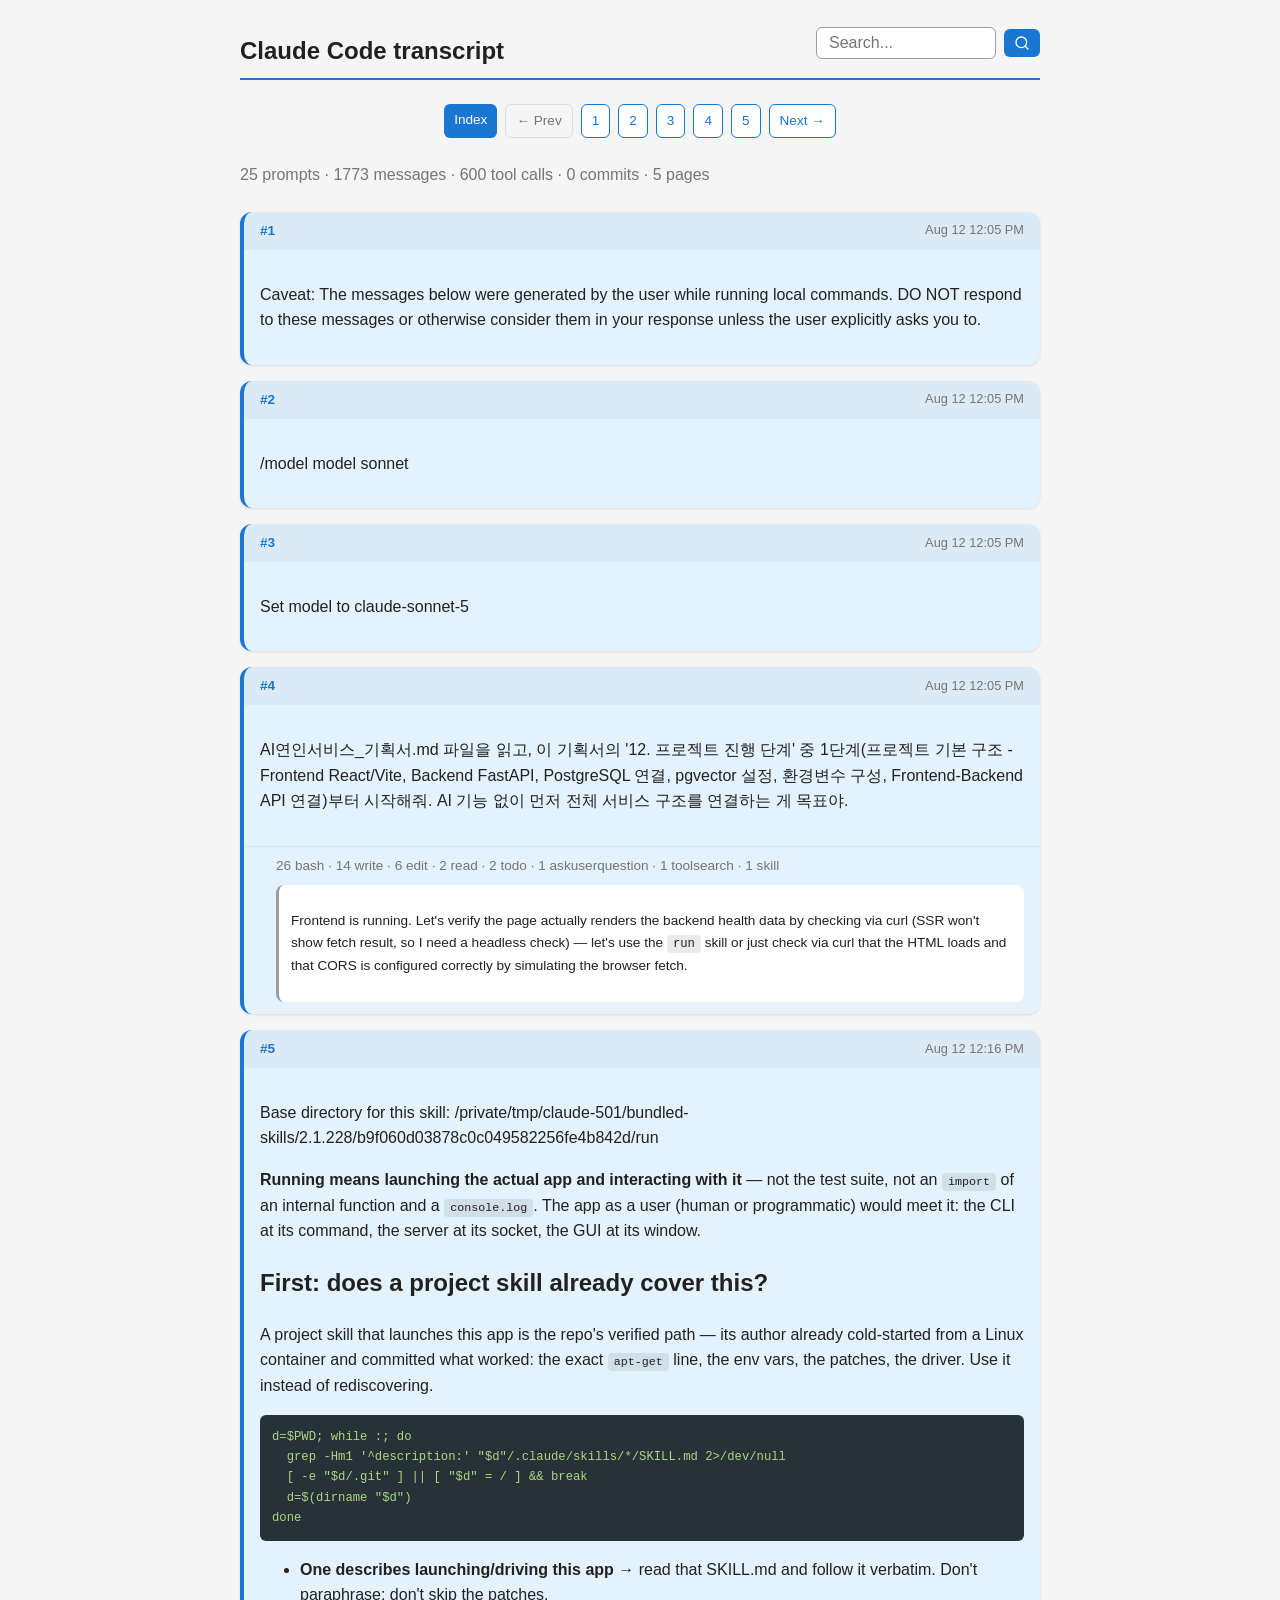
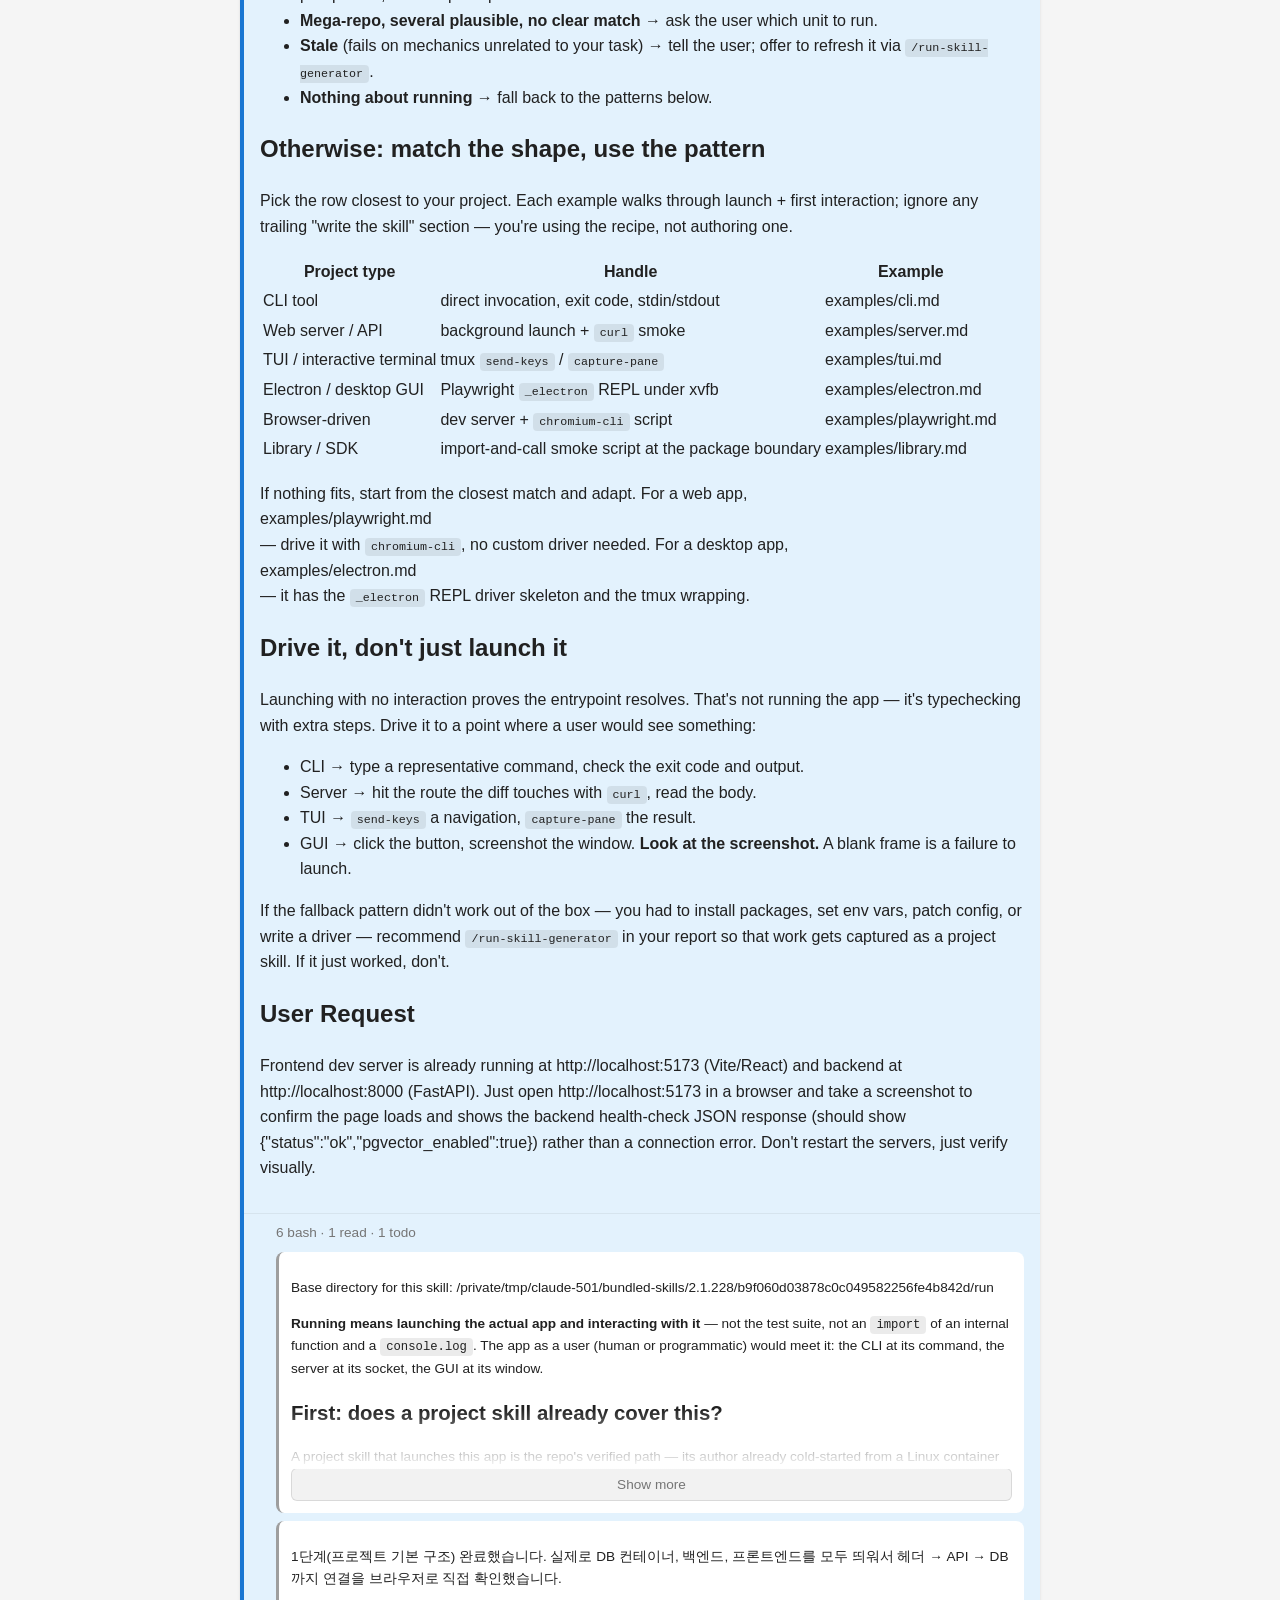
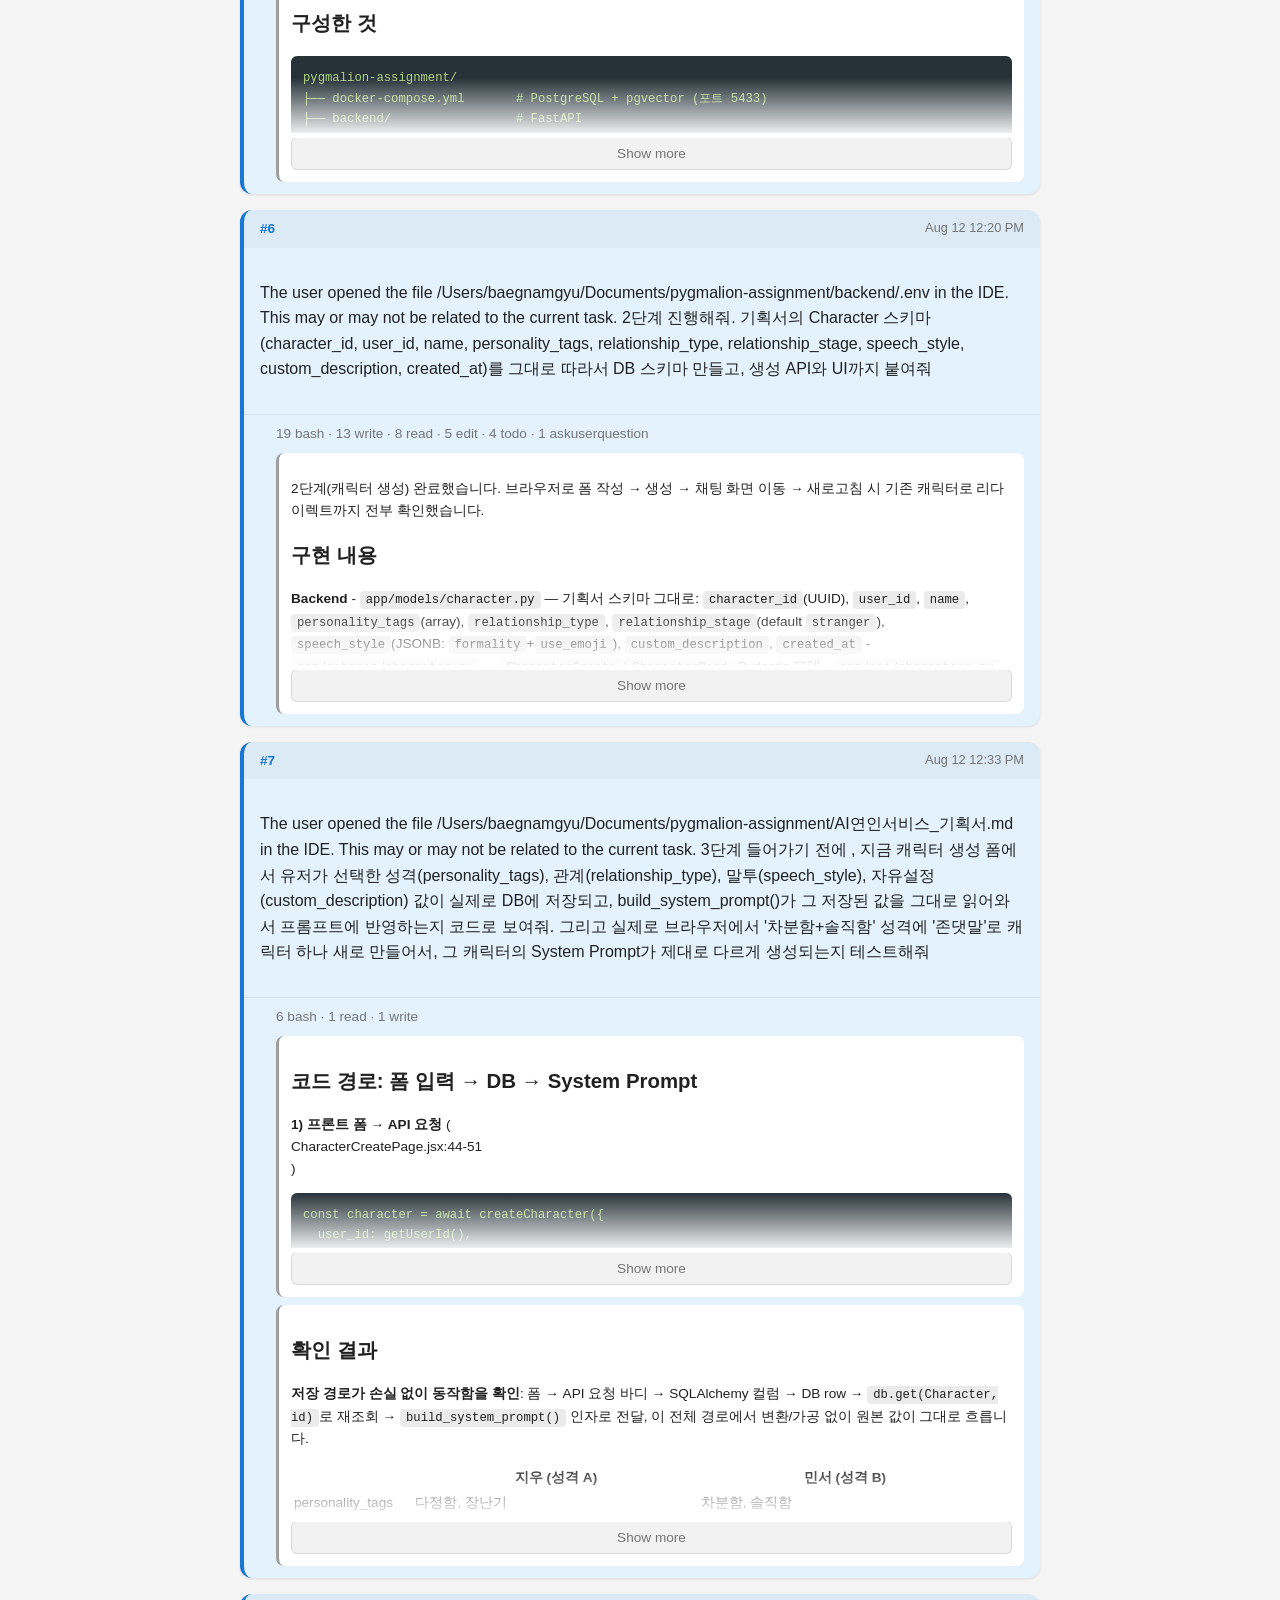
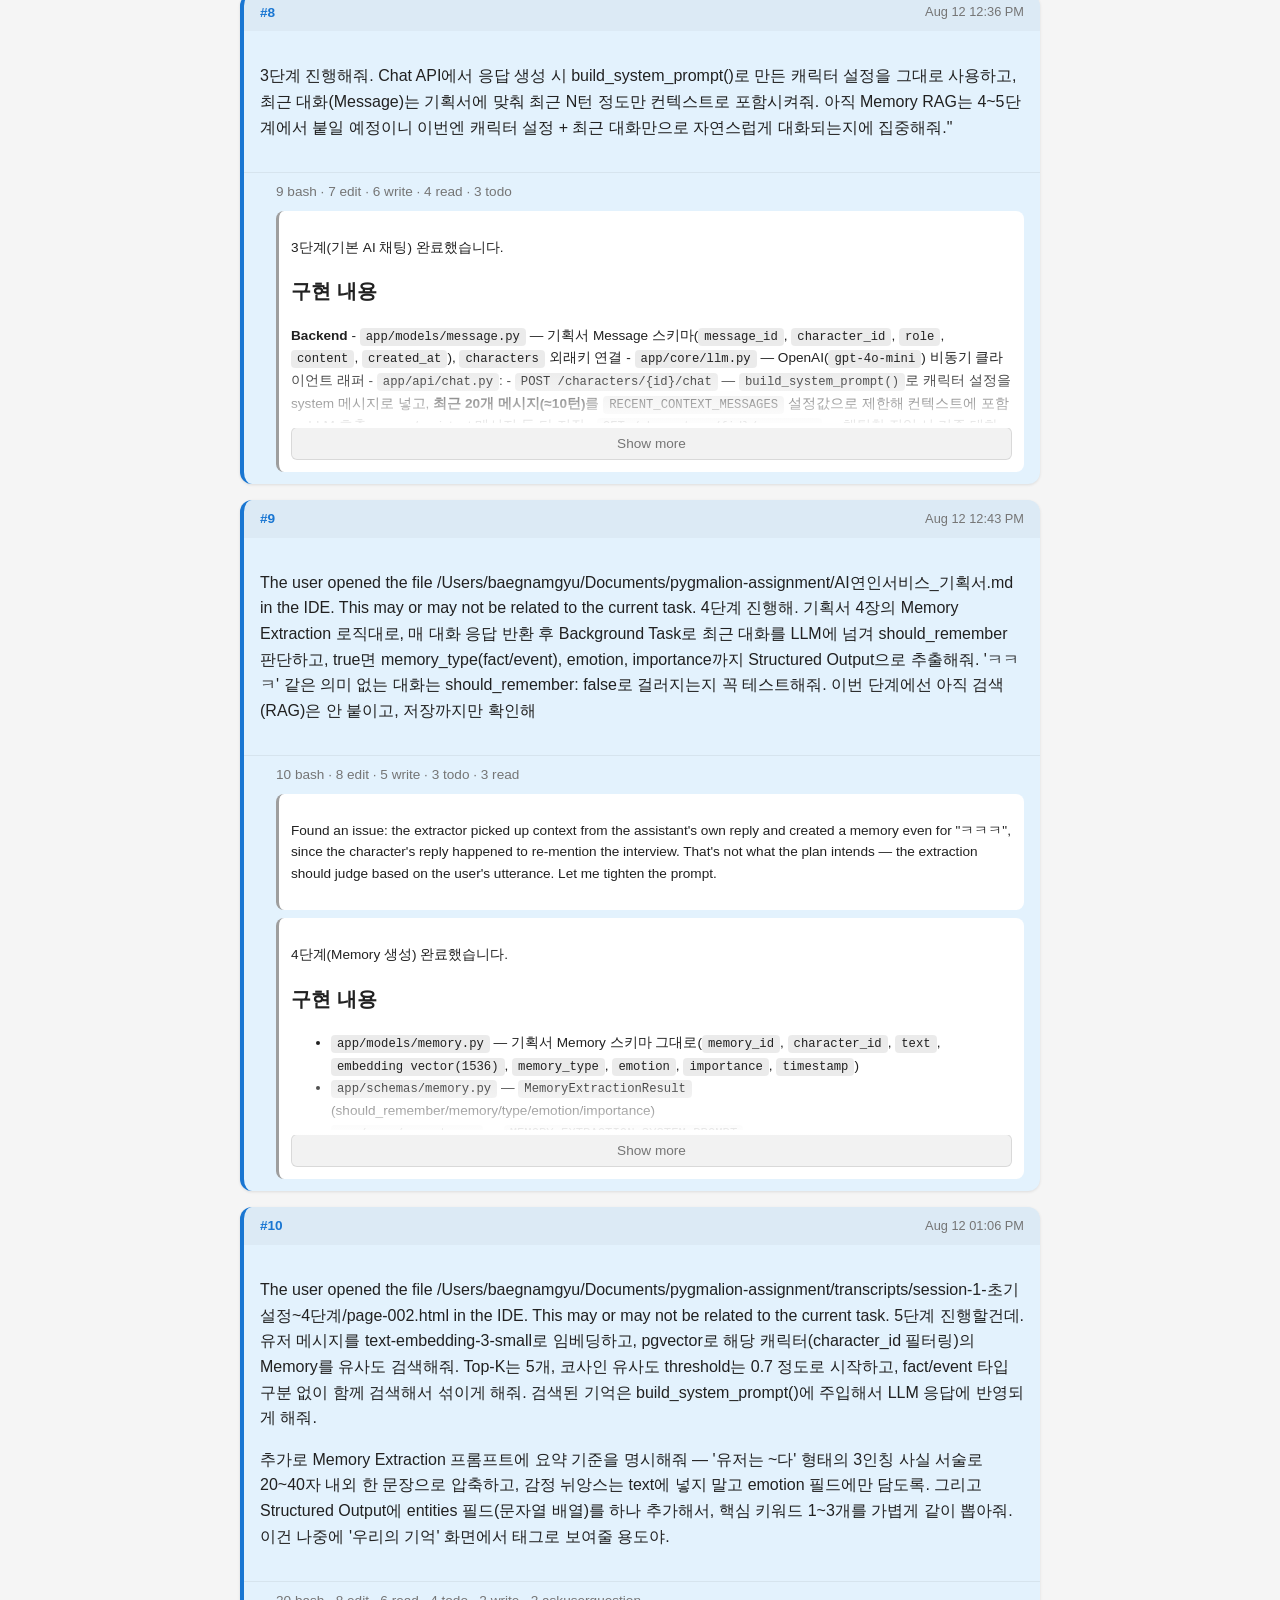
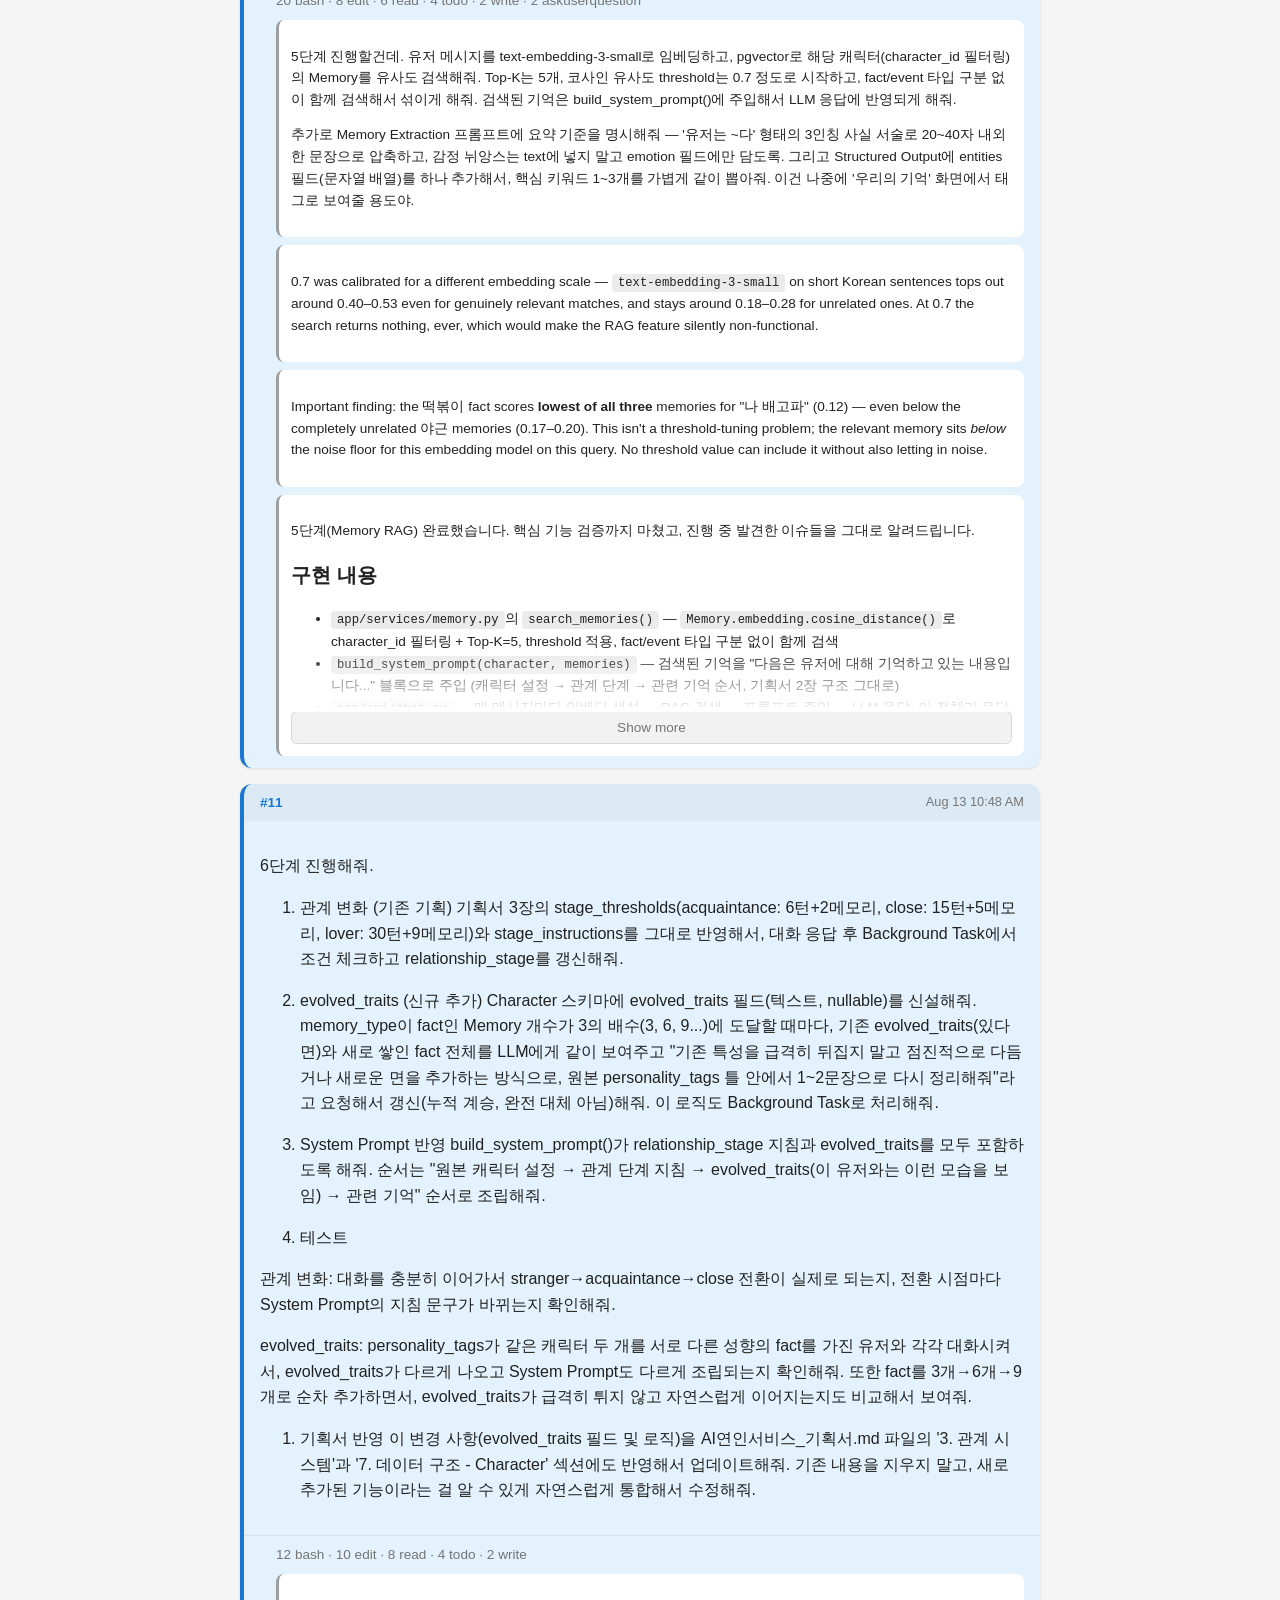
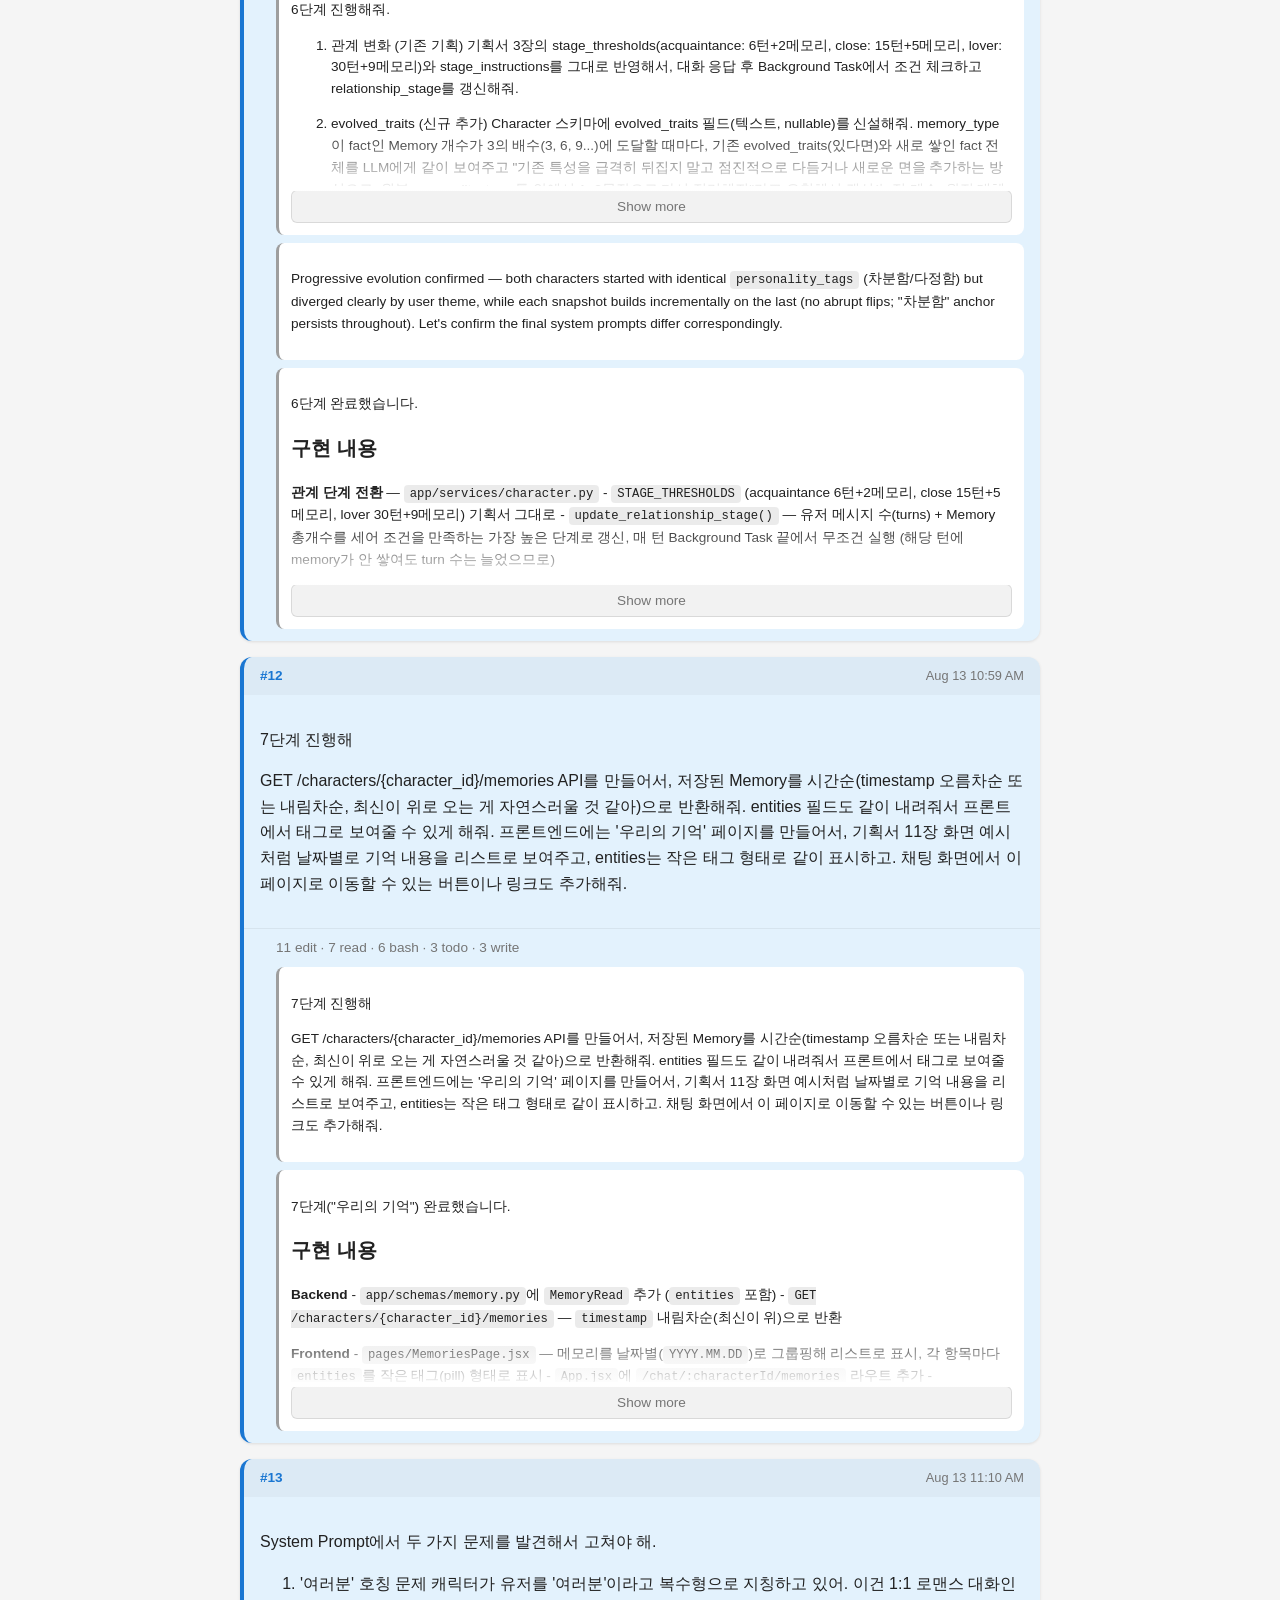
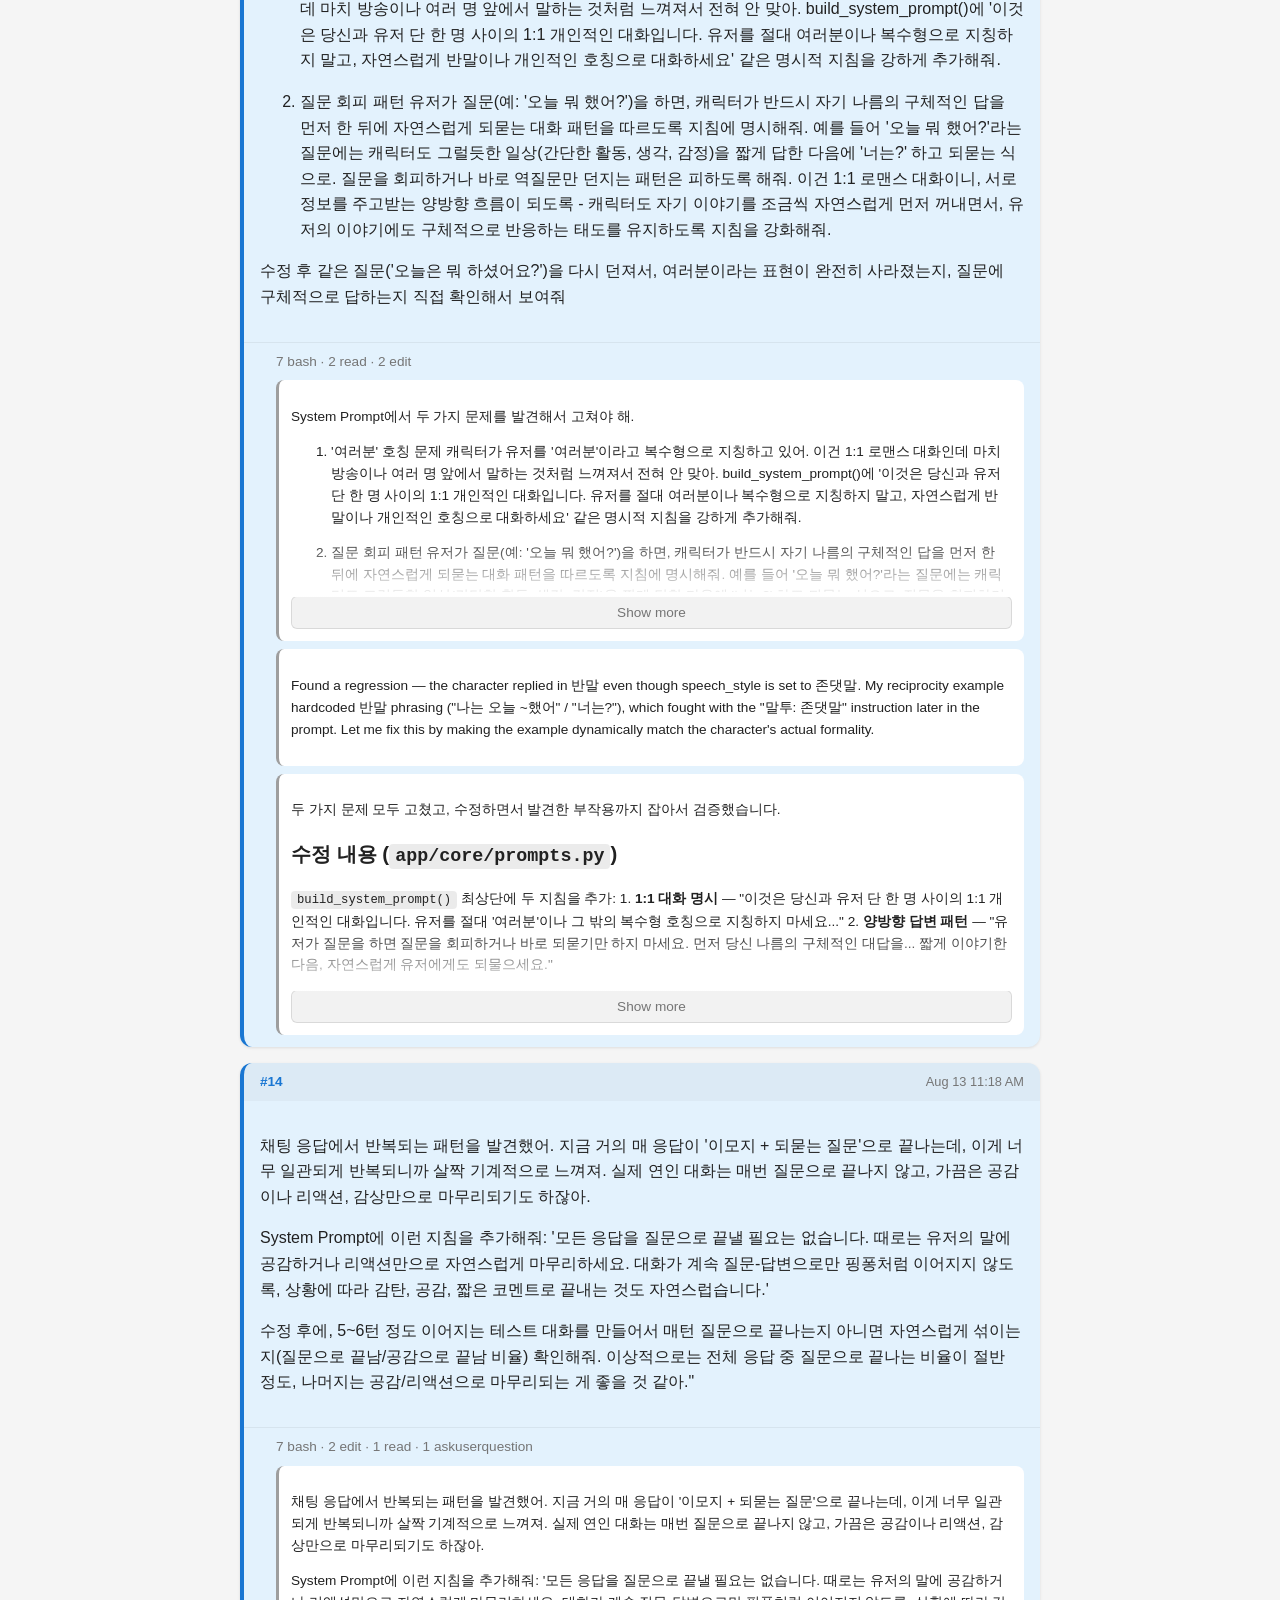
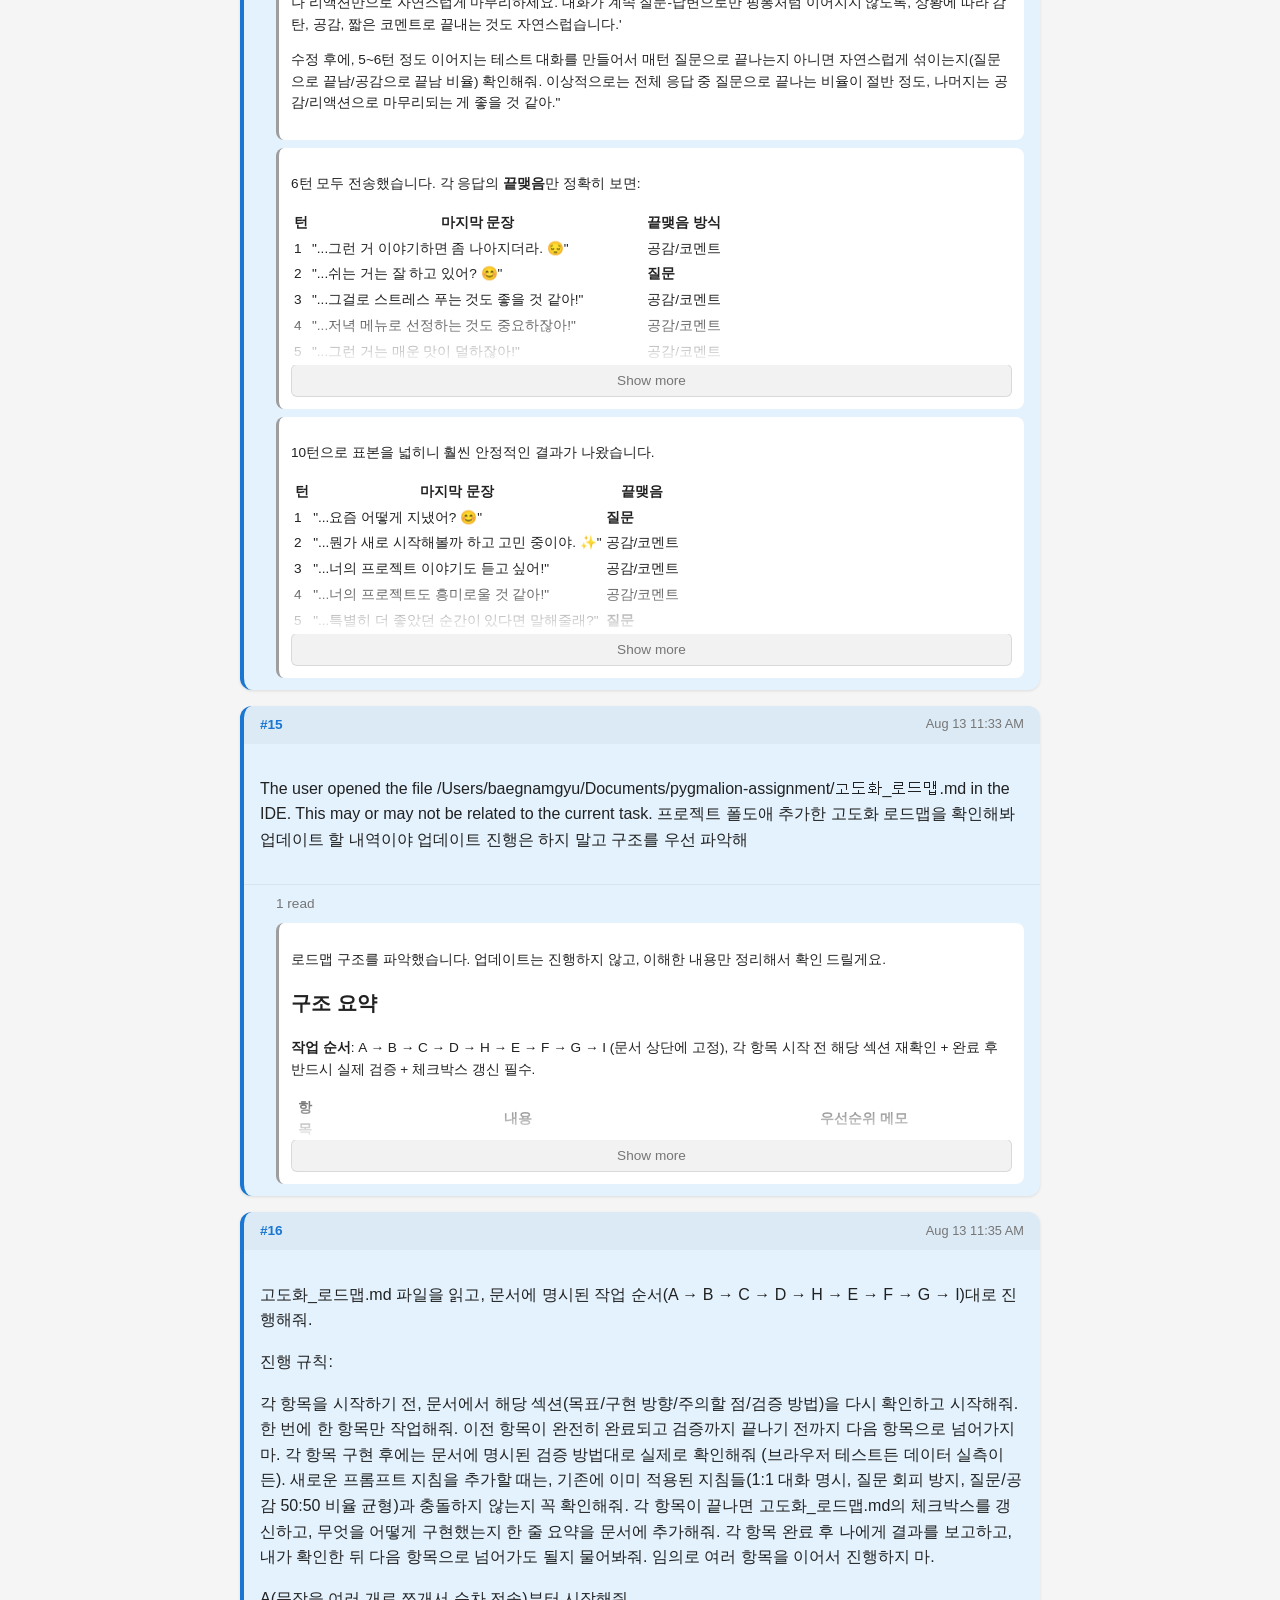
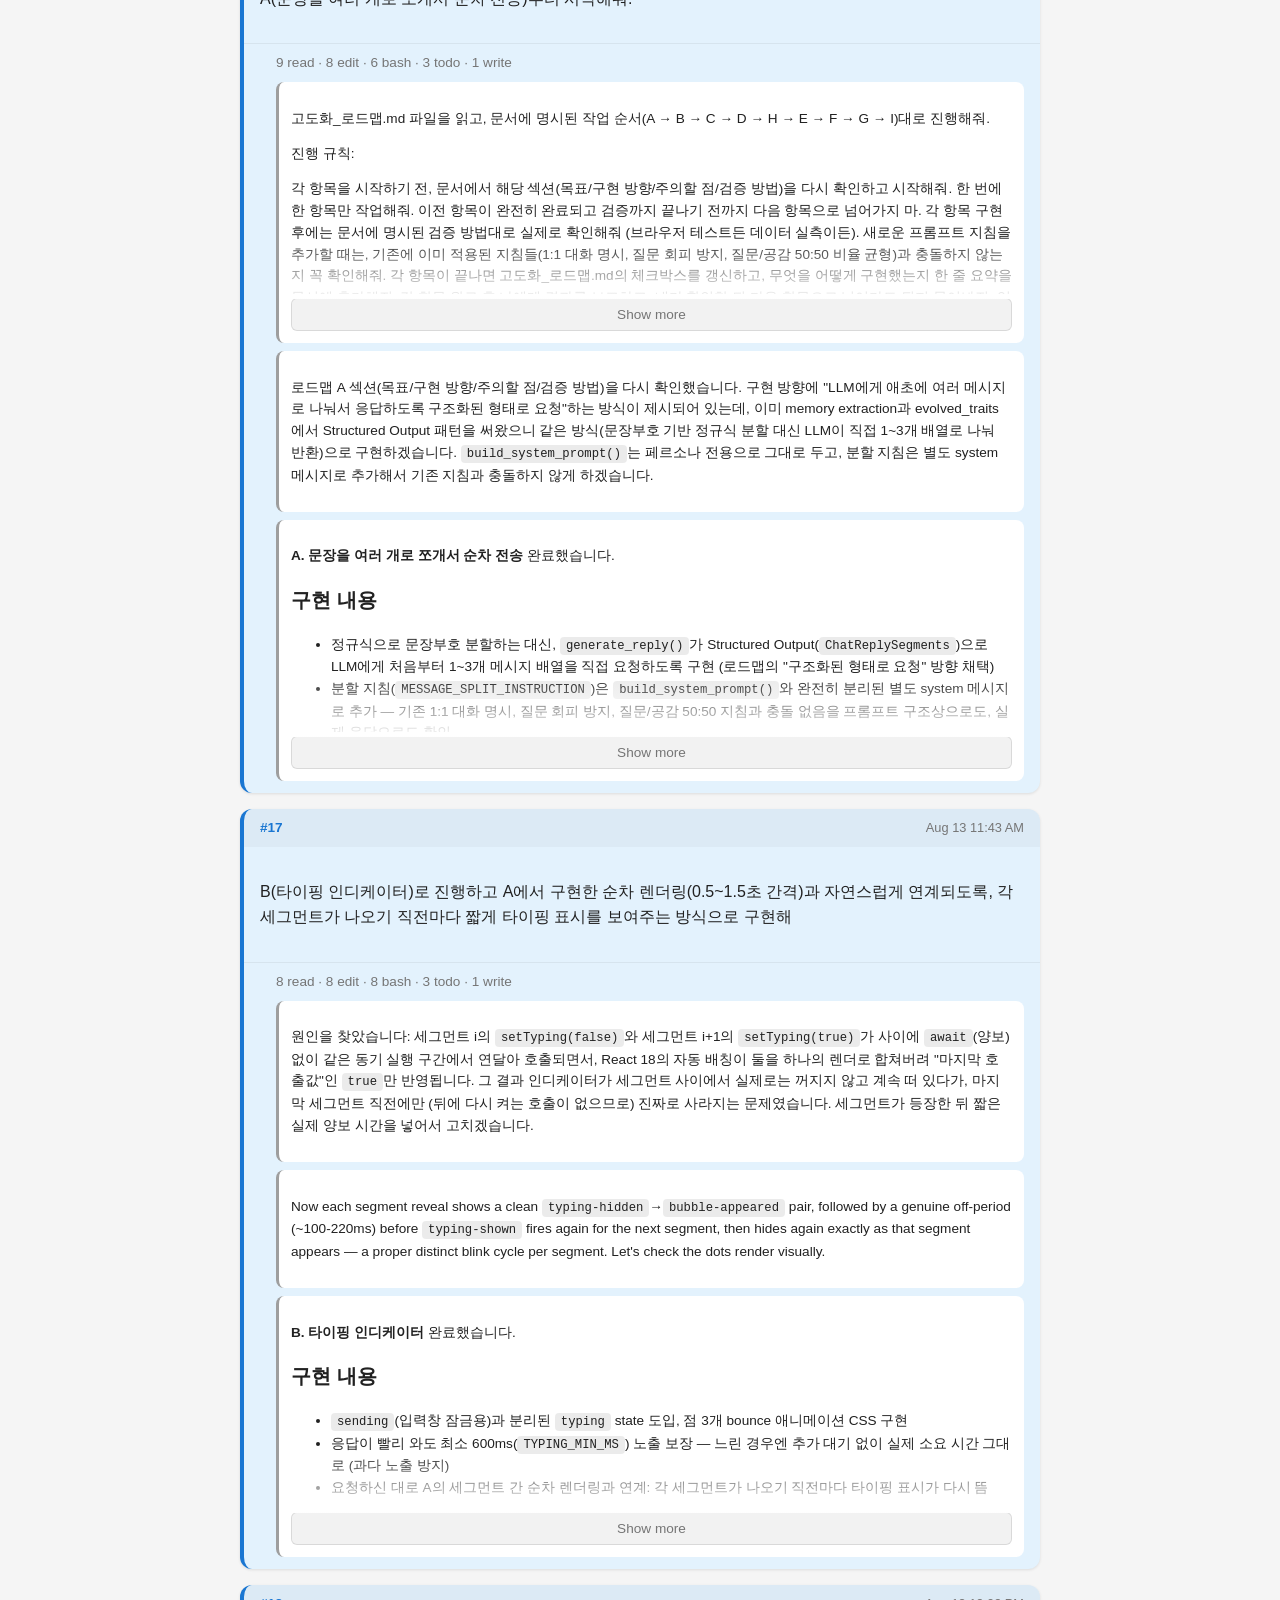
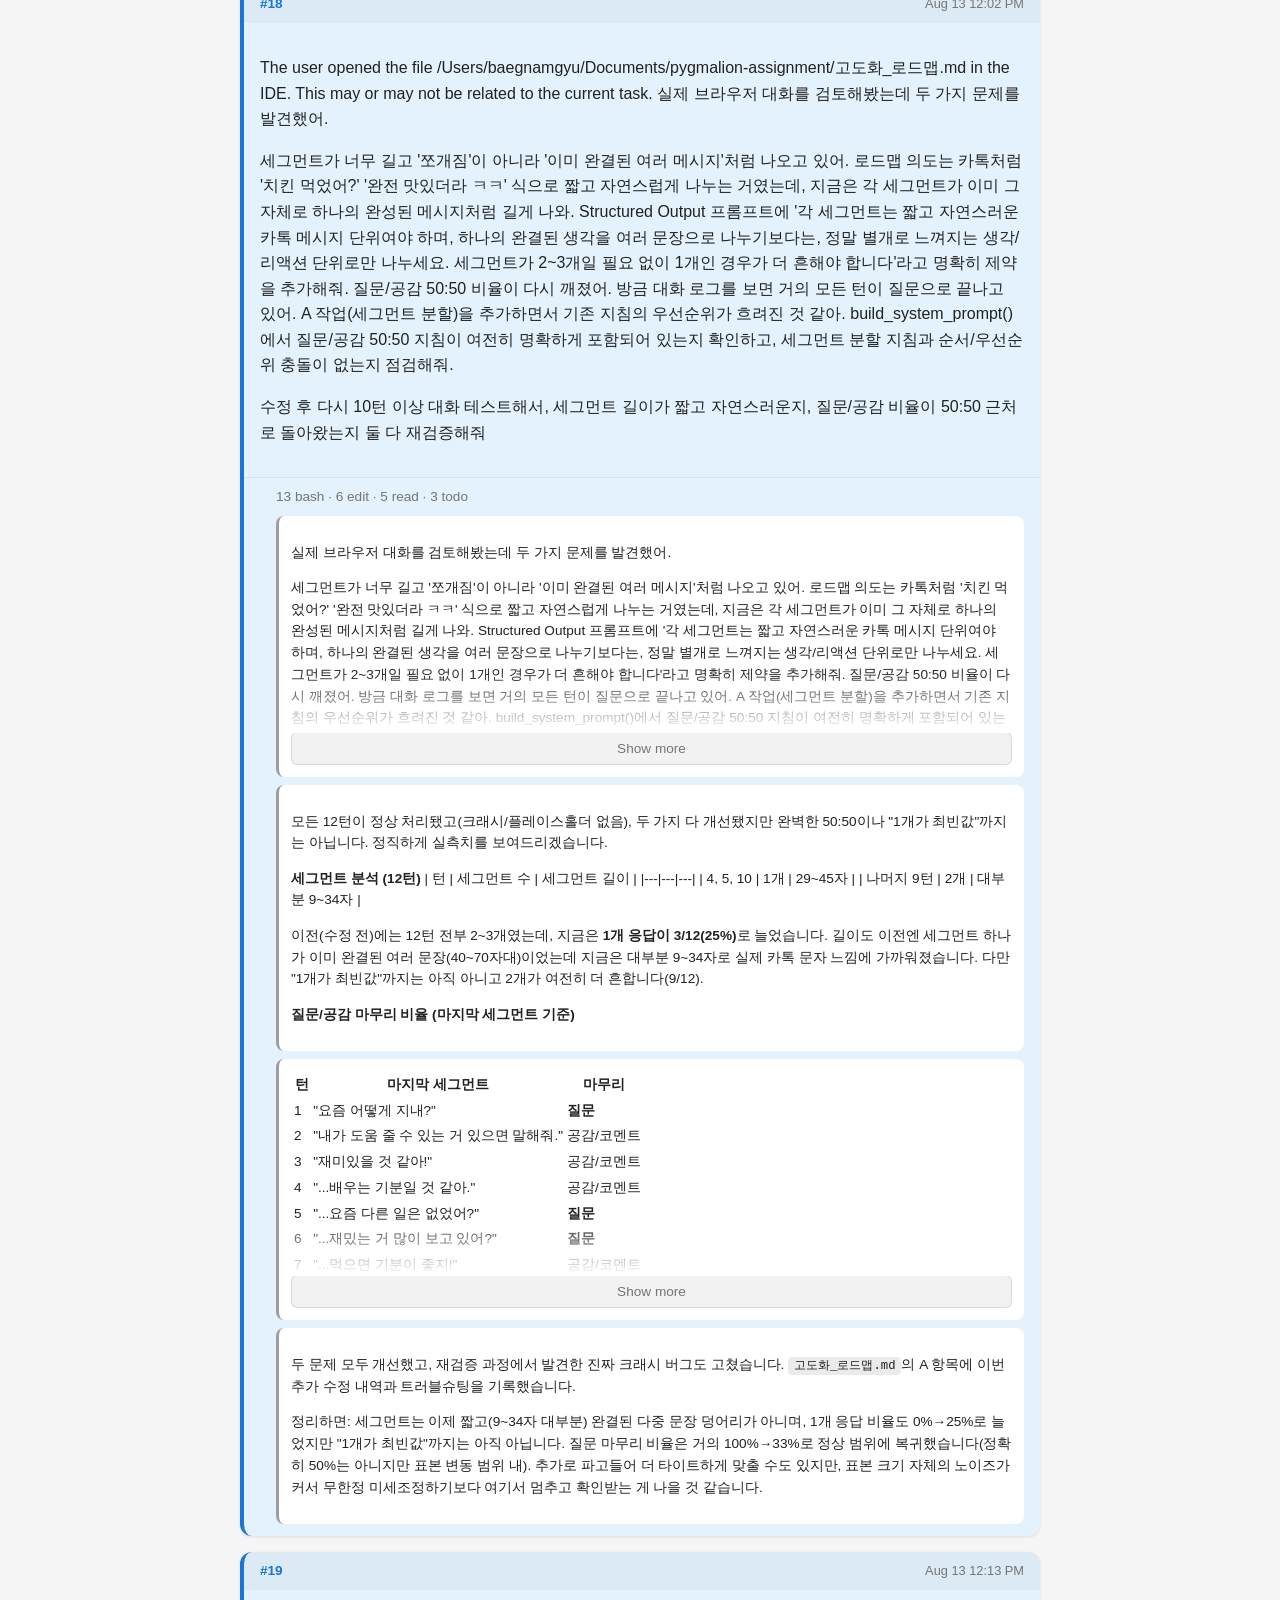
<file: transcripts/session-1-전체진행/index.html>
<!DOCTYPE html>
<html lang="en">
<head>
    <meta charset="UTF-8">
    <meta name="viewport" content="width=device-width, initial-scale=1.0">
    <title>Claude Code transcript - Index</title>
    <style>
:root { --bg-color: #f5f5f5; --card-bg: #ffffff; --user-bg: #e3f2fd; --user-border: #1976d2; --assistant-bg: #f5f5f5; --assistant-border: #9e9e9e; --thinking-bg: #fff8e1; --thinking-border: #ffc107; --thinking-text: #666; --tool-bg: #f3e5f5; --tool-border: #9c27b0; --tool-result-bg: #e8f5e9; --tool-error-bg: #ffebee; --text-color: #212121; --text-muted: #757575; --code-bg: #263238; --code-text: #aed581; }
* { box-sizing: border-box; }
body { font-family: -apple-system, BlinkMacSystemFont, 'Segoe UI', Roboto, sans-serif; background: var(--bg-color); color: var(--text-color); margin: 0; padding: 16px; line-height: 1.6; }
.container { max-width: 800px; margin: 0 auto; }
h1 { font-size: 1.5rem; margin-bottom: 24px; padding-bottom: 8px; border-bottom: 2px solid var(--user-border); }
.header-row { display: flex; justify-content: space-between; align-items: center; flex-wrap: wrap; gap: 12px; border-bottom: 2px solid var(--user-border); padding-bottom: 8px; margin-bottom: 24px; }
.header-row h1 { border-bottom: none; padding-bottom: 0; margin-bottom: 0; flex: 1; min-width: 200px; }
.message { margin-bottom: 16px; border-radius: 12px; overflow: hidden; box-shadow: 0 1px 3px rgba(0,0,0,0.1); }
.message.user { background: var(--user-bg); border-left: 4px solid var(--user-border); }
.message.assistant { background: var(--card-bg); border-left: 4px solid var(--assistant-border); }
.message.tool-reply { background: #fff8e1; border-left: 4px solid #ff9800; }
.tool-reply .role-label { color: #e65100; }
.tool-reply .tool-result { background: transparent; padding: 0; margin: 0; }
.tool-reply .tool-result .truncatable.truncated::after { background: linear-gradient(to bottom, transparent, #fff8e1); }
.message-header { display: flex; justify-content: space-between; align-items: center; padding: 8px 16px; background: rgba(0,0,0,0.03); font-size: 0.85rem; }
.role-label { font-weight: 600; text-transform: uppercase; letter-spacing: 0.5px; }
.user .role-label { color: var(--user-border); }
time { color: var(--text-muted); font-size: 0.8rem; }
.timestamp-link { color: inherit; text-decoration: none; }
.timestamp-link:hover { text-decoration: underline; }
.message:target { animation: highlight 2s ease-out; }
@keyframes highlight { 0% { background-color: rgba(25, 118, 210, 0.2); } 100% { background-color: transparent; } }
.message-content { padding: 16px; }
.message-content p { margin: 0 0 12px 0; }
.message-content p:last-child { margin-bottom: 0; }
.thinking { background: var(--thinking-bg); border: 1px solid var(--thinking-border); border-radius: 8px; padding: 12px; margin: 12px 0; font-size: 0.9rem; color: var(--thinking-text); }
.thinking-label { font-size: 0.75rem; font-weight: 600; text-transform: uppercase; color: #f57c00; margin-bottom: 8px; }
.thinking p { margin: 8px 0; }
.assistant-text { margin: 8px 0; }
.tool-use { background: var(--tool-bg); border: 1px solid var(--tool-border); border-radius: 8px; padding: 12px; margin: 12px 0; }
.tool-header { font-weight: 600; color: var(--tool-border); margin-bottom: 8px; display: flex; align-items: center; gap: 8px; }
.tool-icon { font-size: 1.1rem; }
.tool-description { font-size: 0.9rem; color: var(--text-muted); margin-bottom: 8px; font-style: italic; }
.tool-result { background: var(--tool-result-bg); border-radius: 8px; padding: 12px; margin: 12px 0; }
.tool-result.tool-error { background: var(--tool-error-bg); }
.file-tool { border-radius: 8px; padding: 12px; margin: 12px 0; }
.write-tool { background: linear-gradient(135deg, #e3f2fd 0%, #e8f5e9 100%); border: 1px solid #4caf50; }
.edit-tool { background: linear-gradient(135deg, #fff3e0 0%, #fce4ec 100%); border: 1px solid #ff9800; }
.file-tool-header { font-weight: 600; margin-bottom: 4px; display: flex; align-items: center; gap: 8px; font-size: 0.95rem; }
.write-header { color: #2e7d32; }
.edit-header { color: #e65100; }
.file-tool-icon { font-size: 1rem; }
.file-tool-path { font-family: monospace; background: rgba(0,0,0,0.08); padding: 2px 8px; border-radius: 4px; }
.file-tool-fullpath { font-family: monospace; font-size: 0.8rem; color: var(--text-muted); margin-bottom: 8px; word-break: break-all; }
.file-content { margin: 0; }
.edit-section { display: flex; margin: 4px 0; border-radius: 4px; overflow: hidden; }
.edit-label { padding: 8px 12px; font-weight: bold; font-family: monospace; display: flex; align-items: flex-start; }
.edit-old { background: #fce4ec; }
.edit-old .edit-label { color: #b71c1c; background: #f8bbd9; }
.edit-old .edit-content { color: #880e4f; }
.edit-new { background: #e8f5e9; }
.edit-new .edit-label { color: #1b5e20; background: #a5d6a7; }
.edit-new .edit-content { color: #1b5e20; }
.edit-content { margin: 0; flex: 1; background: transparent; font-size: 0.85rem; }
.edit-replace-all { font-size: 0.75rem; font-weight: normal; color: var(--text-muted); }
.write-tool .truncatable.truncated::after { background: linear-gradient(to bottom, transparent, #e6f4ea); }
.edit-tool .truncatable.truncated::after { background: linear-gradient(to bottom, transparent, #fff0e5); }
.todo-list { background: linear-gradient(135deg, #e8f5e9 0%, #f1f8e9 100%); border: 1px solid #81c784; border-radius: 8px; padding: 12px; margin: 12px 0; }
.todo-header { font-weight: 600; color: #2e7d32; margin-bottom: 10px; display: flex; align-items: center; gap: 8px; font-size: 0.95rem; }
.todo-items { list-style: none; margin: 0; padding: 0; }
.todo-item { display: flex; align-items: flex-start; gap: 10px; padding: 6px 0; border-bottom: 1px solid rgba(0,0,0,0.06); font-size: 0.9rem; }
.todo-item:last-child { border-bottom: none; }
.todo-icon { flex-shrink: 0; width: 20px; height: 20px; display: flex; align-items: center; justify-content: center; font-weight: bold; border-radius: 50%; }
.todo-completed .todo-icon { color: #2e7d32; background: rgba(46, 125, 50, 0.15); }
.todo-completed .todo-content { color: #558b2f; text-decoration: line-through; }
.todo-in-progress .todo-icon { color: #f57c00; background: rgba(245, 124, 0, 0.15); }
.todo-in-progress .todo-content { color: #e65100; font-weight: 500; }
.todo-pending .todo-icon { color: #757575; background: rgba(0,0,0,0.05); }
.todo-pending .todo-content { color: #616161; }
pre { background: var(--code-bg); color: var(--code-text); padding: 12px; border-radius: 6px; overflow-x: auto; font-size: 0.85rem; line-height: 1.5; margin: 8px 0; white-space: pre-wrap; word-wrap: break-word; }
pre.json { color: #e0e0e0; }
code { background: rgba(0,0,0,0.08); padding: 2px 6px; border-radius: 4px; font-size: 0.9em; }
pre code { background: none; padding: 0; }
.user-content { margin: 0; }
.truncatable { position: relative; }
.truncatable.truncated .truncatable-content { max-height: 200px; overflow: hidden; }
.truncatable.truncated::after { content: ''; position: absolute; bottom: 32px; left: 0; right: 0; height: 60px; background: linear-gradient(to bottom, transparent, var(--card-bg)); pointer-events: none; }
.message.user .truncatable.truncated::after { background: linear-gradient(to bottom, transparent, var(--user-bg)); }
.message.tool-reply .truncatable.truncated::after { background: linear-gradient(to bottom, transparent, #fff8e1); }
.tool-use .truncatable.truncated::after { background: linear-gradient(to bottom, transparent, var(--tool-bg)); }
.tool-result .truncatable.truncated::after { background: linear-gradient(to bottom, transparent, var(--tool-result-bg)); }
.expand-btn { display: none; width: 100%; padding: 8px 16px; margin-top: 4px; background: rgba(0,0,0,0.05); border: 1px solid rgba(0,0,0,0.1); border-radius: 6px; cursor: pointer; font-size: 0.85rem; color: var(--text-muted); }
.expand-btn:hover { background: rgba(0,0,0,0.1); }
.truncatable.truncated .expand-btn, .truncatable.expanded .expand-btn { display: block; }
.pagination { display: flex; justify-content: center; gap: 8px; margin: 24px 0; flex-wrap: wrap; }
.pagination a, .pagination span { padding: 5px 10px; border-radius: 6px; text-decoration: none; font-size: 0.85rem; }
.pagination a { background: var(--card-bg); color: var(--user-border); border: 1px solid var(--user-border); }
.pagination a:hover { background: var(--user-bg); }
.pagination .current { background: var(--user-border); color: white; }
.pagination .disabled { color: var(--text-muted); border: 1px solid #ddd; }
.pagination .index-link { background: var(--user-border); color: white; }
details.continuation { margin-bottom: 16px; }
details.continuation summary { cursor: pointer; padding: 12px 16px; background: var(--user-bg); border-left: 4px solid var(--user-border); border-radius: 12px; font-weight: 500; color: var(--text-muted); }
details.continuation summary:hover { background: rgba(25, 118, 210, 0.15); }
details.continuation[open] summary { border-radius: 12px 12px 0 0; margin-bottom: 0; }
.index-item { margin-bottom: 16px; border-radius: 12px; overflow: hidden; box-shadow: 0 1px 3px rgba(0,0,0,0.1); background: var(--user-bg); border-left: 4px solid var(--user-border); }
.index-item a { display: block; text-decoration: none; color: inherit; }
.index-item a:hover { background: rgba(25, 118, 210, 0.1); }
.index-item-header { display: flex; justify-content: space-between; align-items: center; padding: 8px 16px; background: rgba(0,0,0,0.03); font-size: 0.85rem; }
.index-item-number { font-weight: 600; color: var(--user-border); }
.index-item-content { padding: 16px; }
.index-item-stats { padding: 8px 16px 12px 32px; font-size: 0.85rem; color: var(--text-muted); border-top: 1px solid rgba(0,0,0,0.06); }
.index-item-commit { margin-top: 6px; padding: 4px 8px; background: #fff3e0; border-radius: 4px; font-size: 0.85rem; color: #e65100; }
.index-item-commit code { background: rgba(0,0,0,0.08); padding: 1px 4px; border-radius: 3px; font-size: 0.8rem; margin-right: 6px; }
.commit-card { margin: 8px 0; padding: 10px 14px; background: #fff3e0; border-left: 4px solid #ff9800; border-radius: 6px; }
.commit-card a { text-decoration: none; color: #5d4037; display: block; }
.commit-card a:hover { color: #e65100; }
.commit-card-hash { font-family: monospace; color: #e65100; font-weight: 600; margin-right: 8px; }
.index-commit { margin-bottom: 12px; padding: 10px 16px; background: #fff3e0; border-left: 4px solid #ff9800; border-radius: 8px; box-shadow: 0 1px 2px rgba(0,0,0,0.05); }
.index-commit a { display: block; text-decoration: none; color: inherit; }
.index-commit a:hover { background: rgba(255, 152, 0, 0.1); margin: -10px -16px; padding: 10px 16px; border-radius: 8px; }
.index-commit-header { display: flex; justify-content: space-between; align-items: center; font-size: 0.85rem; margin-bottom: 4px; }
.index-commit-hash { font-family: monospace; color: #e65100; font-weight: 600; }
.index-commit-msg { color: #5d4037; }
.index-item-long-text { margin-top: 8px; padding: 12px; background: var(--card-bg); border-radius: 8px; border-left: 3px solid var(--assistant-border); }
.index-item-long-text .truncatable.truncated::after { background: linear-gradient(to bottom, transparent, var(--card-bg)); }
.index-item-long-text-content { color: var(--text-color); }
#search-box { display: none; align-items: center; gap: 8px; }
#search-box input { padding: 6px 12px; border: 1px solid var(--assistant-border); border-radius: 6px; font-size: 16px; width: 180px; }
#search-box button, #modal-search-btn, #modal-close-btn { background: var(--user-border); color: white; border: none; border-radius: 6px; padding: 6px 10px; cursor: pointer; display: flex; align-items: center; justify-content: center; }
#search-box button:hover, #modal-search-btn:hover { background: #1565c0; }
#modal-close-btn { background: var(--text-muted); margin-left: 8px; }
#modal-close-btn:hover { background: #616161; }
#search-modal[open] { border: none; border-radius: 12px; box-shadow: 0 4px 24px rgba(0,0,0,0.2); padding: 0; width: 90vw; max-width: 900px; height: 80vh; max-height: 80vh; display: flex; flex-direction: column; }
#search-modal::backdrop { background: rgba(0,0,0,0.5); }
.search-modal-header { display: flex; align-items: center; gap: 8px; padding: 16px; border-bottom: 1px solid var(--assistant-border); background: var(--bg-color); border-radius: 12px 12px 0 0; }
.search-modal-header input { flex: 1; padding: 8px 12px; border: 1px solid var(--assistant-border); border-radius: 6px; font-size: 16px; }
#search-status { padding: 8px 16px; font-size: 0.85rem; color: var(--text-muted); border-bottom: 1px solid rgba(0,0,0,0.06); }
#search-results { flex: 1; overflow-y: auto; padding: 16px; }
.search-result { margin-bottom: 16px; border-radius: 8px; overflow: hidden; box-shadow: 0 1px 3px rgba(0,0,0,0.1); }
.search-result a { display: block; text-decoration: none; color: inherit; }
.search-result a:hover { background: rgba(25, 118, 210, 0.05); }
.search-result-page { padding: 6px 12px; background: rgba(0,0,0,0.03); font-size: 0.8rem; color: var(--text-muted); border-bottom: 1px solid rgba(0,0,0,0.06); }
.search-result-content { padding: 12px; }
.search-result mark { background: #fff59d; padding: 1px 2px; border-radius: 2px; }
@media (max-width: 600px) { body { padding: 8px; } .message, .index-item { border-radius: 8px; } .message-content, .index-item-content { padding: 12px; } pre { font-size: 0.8rem; padding: 8px; } #search-box input { width: 120px; } #search-modal[open] { width: 95vw; height: 90vh; } }
</style>
</head>
<body>
    <div class="container">
        <div class="header-row">
            <h1>Claude Code transcript</h1>
            <div id="search-box">
                <input type="text" id="search-input" placeholder="Search..." aria-label="Search transcripts">
                <button id="search-btn" type="button" aria-label="Search">
                    <svg xmlns="http://www.w3.org/2000/svg" width="16" height="16" viewBox="0 0 24 24" fill="none" stroke="currentColor" stroke-width="2" stroke-linecap="round" stroke-linejoin="round"><circle cx="11" cy="11" r="8"></circle><path d="m21 21-4.35-4.35"></path></svg>
                </button>
            </div>
        </div>
        

<div class="pagination">
<span class="current">Index</span>
<span class="disabled">&larr; Prev</span>
<a href="page-001.html">1</a>
<a href="page-002.html">2</a>
<a href="page-003.html">3</a>
<a href="page-004.html">4</a>
<a href="page-005.html">5</a>
<a href="page-001.html">Next &rarr;</a>
</div>

        <p style="color: var(--text-muted); margin-bottom: 24px;">25 prompts · 1773 messages · 600 tool calls · 0 commits · 5 pages</p>
        
<div class="index-item"><a href="page-001.html#msg-2026-08-12T12-05-14-578Z"><div class="index-item-header"><span class="index-item-number">#1</span><time datetime="2026-08-12T12:05:14.578Z" data-timestamp="2026-08-12T12:05:14.578Z">2026-08-12T12:05:14.578Z</time></div><div class="index-item-content"><p><local-command-caveat>Caveat: The messages below were generated by the user while running local commands. DO NOT respond to these messages or otherwise consider them in your response unless the user explicitly asks you to.</local-command-caveat></p></div></a></div>
<div class="index-item"><a href="page-001.html#msg-2026-08-12T12-05-14-578Z"><div class="index-item-header"><span class="index-item-number">#2</span><time datetime="2026-08-12T12:05:14.578Z" data-timestamp="2026-08-12T12:05:14.578Z">2026-08-12T12:05:14.578Z</time></div><div class="index-item-content"><p><command-name>/model</command-name>
            <command-message>model</command-message>
            <command-args>sonnet</command-args></p></div></a></div>
<div class="index-item"><a href="page-001.html#msg-2026-08-12T12-05-14-578Z"><div class="index-item-header"><span class="index-item-number">#3</span><time datetime="2026-08-12T12:05:14.578Z" data-timestamp="2026-08-12T12:05:14.578Z">2026-08-12T12:05:14.578Z</time></div><div class="index-item-content"><p><local-command-stdout>Set model to claude-sonnet-5</local-command-stdout></p></div></a></div>
<div class="index-item"><a href="page-001.html#msg-2026-08-12T12-05-53-413Z"><div class="index-item-header"><span class="index-item-number">#4</span><time datetime="2026-08-12T12:05:53.413Z" data-timestamp="2026-08-12T12:05:53.413Z">2026-08-12T12:05:53.413Z</time></div><div class="index-item-content"><p>AI연인서비스_기획서.md 파일을 읽고, 이 기획서의 '12. 프로젝트 진행 단계' 중 
1단계(프로젝트 기본 구조 - Frontend React/Vite, Backend FastAPI, 
PostgreSQL 연결, pgvector 설정, 환경변수 구성, Frontend-Backend API 연결)부터 
시작해줘. AI 기능 없이 먼저 전체 서비스 구조를 연결하는 게 목표야.</p></div></a><div class="index-item-stats"><span>26 bash · 14 write · 6 edit · 2 read · 2 todo · 1 askuserquestion · 1 toolsearch · 1 skill</span>
<div class="index-item-long-text"><div class="truncatable"><div class="truncatable-content"><div class="index-item-long-text-content"><p>Frontend is running. Let's verify the page actually renders the backend health data by checking via curl (SSR won't show fetch result, so I need a headless check) — let's use the <code>run</code> skill or just check via curl that the HTML loads and that CORS is configured correctly by simulating the browser fetch.</p></div></div><button class="expand-btn">Show more</button></div></div>
</div></div>
<div class="index-item"><a href="page-001.html#msg-2026-08-12T12-16-16-688Z"><div class="index-item-header"><span class="index-item-number">#5</span><time datetime="2026-08-12T12:16:16.688Z" data-timestamp="2026-08-12T12:16:16.688Z">2026-08-12T12:16:16.688Z</time></div><div class="index-item-content"><p>Base directory for this skill: /private/tmp/claude-501/bundled-skills/2.1.228/b9f060d03878c0c049582256fe4b842d/run</p>
<p><strong>Running means launching the actual app and interacting with it</strong> —
not the test suite, not an <code>import</code> of an internal function and a
<code>console.log</code>. The app as a user (human or programmatic) would meet
it: the CLI at its command, the server at its socket, the GUI at its
window.</p>
<h2>First: does a project skill already cover this?</h2>
<p>A project skill that launches this app is the repo's verified path —
its author already cold-started from a Linux container and committed
what worked: the exact <code>apt-get</code> line, the env vars, the patches, the
driver. Use it instead of rediscovering.</p>
<pre><code class="language-bash">d=$PWD; while :; do
  grep -Hm1 '^description:' &quot;$d&quot;/.claude/skills/*/SKILL.md 2&gt;/dev/null
  [ -e &quot;$d/.git&quot; ] || [ &quot;$d&quot; = / ] &amp;&amp; break
  d=$(dirname &quot;$d&quot;)
done
</code></pre>
<ul>
<li><strong>One describes launching/driving this app</strong> → read that SKILL.md
  and follow it verbatim. Don't paraphrase; don't skip the patches.</li>
<li><strong>Mega-repo, several plausible, no clear match</strong> → ask the user
  which unit to run.</li>
<li><strong>Stale</strong> (fails on mechanics unrelated to your task) → tell the
  user; offer to refresh it via <code>/run-skill-generator</code>.</li>
<li><strong>Nothing about running</strong> → fall back to the patterns below.</li>
</ul>
<h2>Otherwise: match the shape, use the pattern</h2>
<p>Pick the row closest to your project. Each example walks through
launch + first interaction; ignore any trailing "write the skill"
section — you're using the recipe, not authoring one.</p>
<table>
<thead>
<tr>
<th>Project type</th>
<th>Handle</th>
<th>Example</th>
</tr>
</thead>
<tbody>
<tr>
<td>CLI tool</td>
<td>direct invocation, exit code, stdin/stdout</td>
<td><a href="examples/cli.md">examples/cli.md</a></td>
</tr>
<tr>
<td>Web server / API</td>
<td>background launch + <code>curl</code> smoke</td>
<td><a href="examples/server.md">examples/server.md</a></td>
</tr>
<tr>
<td>TUI / interactive terminal</td>
<td>tmux <code>send-keys</code> / <code>capture-pane</code></td>
<td><a href="examples/tui.md">examples/tui.md</a></td>
</tr>
<tr>
<td>Electron / desktop GUI</td>
<td>Playwright <code>_electron</code> REPL under xvfb</td>
<td><a href="examples/electron.md">examples/electron.md</a></td>
</tr>
<tr>
<td>Browser-driven</td>
<td>dev server + <code>chromium-cli</code> script</td>
<td><a href="examples/playwright.md">examples/playwright.md</a></td>
</tr>
<tr>
<td>Library / SDK</td>
<td>import-and-call smoke script at the package boundary</td>
<td><a href="examples/library.md">examples/library.md</a></td>
</tr>
</tbody>
</table>
<p>If nothing fits, start from the closest match and adapt. For a web
app, <a href="examples/playwright.md">examples/playwright.md</a> — drive it with
<code>chromium-cli</code>, no custom driver needed. For a desktop app,
<a href="examples/electron.md">examples/electron.md</a> — it has the <code>_electron</code>
REPL driver skeleton and the tmux wrapping.</p>
<h2>Drive it, don't just launch it</h2>
<p>Launching with no interaction proves the entrypoint resolves. That's
not running the app — it's typechecking with extra steps. Drive it to
a point where a user would see something:</p>
<ul>
<li>CLI → type a representative command, check the exit code and output.</li>
<li>Server → hit the route the diff touches with <code>curl</code>, read the body.</li>
<li>TUI → <code>send-keys</code> a navigation, <code>capture-pane</code> the result.</li>
<li>GUI → click the button, screenshot the window. <strong>Look at the
  screenshot.</strong> A blank frame is a failure to launch.</li>
</ul>
<p>If the fallback pattern didn't work out of the box — you had to
install packages, set env vars, patch config, or write a driver —
recommend <code>/run-skill-generator</code> in your report so that work gets
captured as a project skill. If it just worked, don't.</p>
<h2>User Request</h2>
<p>Frontend dev server is already running at http://localhost:5173 (Vite/React) and backend at http://localhost:8000 (FastAPI). Just open http://localhost:5173 in a browser and take a screenshot to confirm the page loads and shows the backend health-check JSON response (should show {"status":"ok","pgvector_enabled":true}) rather than a connection error. Don't restart the servers, just verify visually.</p></div></a><div class="index-item-stats"><span>6 bash · 1 read · 1 todo</span>
<div class="index-item-long-text"><div class="truncatable"><div class="truncatable-content"><div class="index-item-long-text-content"><p>Base directory for this skill: /private/tmp/claude-501/bundled-skills/2.1.228/b9f060d03878c0c049582256fe4b842d/run</p>
<p><strong>Running means launching the actual app and interacting with it</strong> —
not the test suite, not an <code>import</code> of an internal function and a
<code>console.log</code>. The app as a user (human or programmatic) would meet
it: the CLI at its command, the server at its socket, the GUI at its
window.</p>
<h2>First: does a project skill already cover this?</h2>
<p>A project skill that launches this app is the repo's verified path —
its author already cold-started from a Linux container and committed
what worked: the exact <code>apt-get</code> line, the env vars, the patches, the
driver. Use it instead of rediscovering.</p>
<pre><code class="language-bash">d=$PWD; while :; do
  grep -Hm1 '^description:' &quot;$d&quot;/.claude/skills/*/SKILL.md 2&gt;/dev/null
  [ -e &quot;$d/.git&quot; ] || [ &quot;$d&quot; = / ] &amp;&amp; break
  d=$(dirname &quot;$d&quot;)
done
</code></pre>
<ul>
<li><strong>One describes launching/driving this app</strong> → read that SKILL.md
  and follow it verbatim. Don't paraphrase; don't skip the patches.</li>
<li><strong>Mega-repo, several plausible, no clear match</strong> → ask the user
  which unit to run.</li>
<li><strong>Stale</strong> (fails on mechanics unrelated to your task) → tell the
  user; offer to refresh it via <code>/run-skill-generator</code>.</li>
<li><strong>Nothing about running</strong> → fall back to the patterns below.</li>
</ul>
<h2>Otherwise: match the shape, use the pattern</h2>
<p>Pick the row closest to your project. Each example walks through
launch + first interaction; ignore any trailing "write the skill"
section — you're using the recipe, not authoring one.</p>
<table>
<thead>
<tr>
<th>Project type</th>
<th>Handle</th>
<th>Example</th>
</tr>
</thead>
<tbody>
<tr>
<td>CLI tool</td>
<td>direct invocation, exit code, stdin/stdout</td>
<td><a href="examples/cli.md">examples/cli.md</a></td>
</tr>
<tr>
<td>Web server / API</td>
<td>background launch + <code>curl</code> smoke</td>
<td><a href="examples/server.md">examples/server.md</a></td>
</tr>
<tr>
<td>TUI / interactive terminal</td>
<td>tmux <code>send-keys</code> / <code>capture-pane</code></td>
<td><a href="examples/tui.md">examples/tui.md</a></td>
</tr>
<tr>
<td>Electron / desktop GUI</td>
<td>Playwright <code>_electron</code> REPL under xvfb</td>
<td><a href="examples/electron.md">examples/electron.md</a></td>
</tr>
<tr>
<td>Browser-driven</td>
<td>dev server + <code>chromium-cli</code> script</td>
<td><a href="examples/playwright.md">examples/playwright.md</a></td>
</tr>
<tr>
<td>Library / SDK</td>
<td>import-and-call smoke script at the package boundary</td>
<td><a href="examples/library.md">examples/library.md</a></td>
</tr>
</tbody>
</table>
<p>If nothing fits, start from the closest match and adapt. For a web
app, <a href="examples/playwright.md">examples/playwright.md</a> — drive it with
<code>chromium-cli</code>, no custom driver needed. For a desktop app,
<a href="examples/electron.md">examples/electron.md</a> — it has the <code>_electron</code>
REPL driver skeleton and the tmux wrapping.</p>
<h2>Drive it, don't just launch it</h2>
<p>Launching with no interaction proves the entrypoint resolves. That's
not running the app — it's typechecking with extra steps. Drive it to
a point where a user would see something:</p>
<ul>
<li>CLI → type a representative command, check the exit code and output.</li>
<li>Server → hit the route the diff touches with <code>curl</code>, read the body.</li>
<li>TUI → <code>send-keys</code> a navigation, <code>capture-pane</code> the result.</li>
<li>GUI → click the button, screenshot the window. <strong>Look at the
  screenshot.</strong> A blank frame is a failure to launch.</li>
</ul>
<p>If the fallback pattern didn't work out of the box — you had to
install packages, set env vars, patch config, or write a driver —
recommend <code>/run-skill-generator</code> in your report so that work gets
captured as a project skill. If it just worked, don't.</p>
<h2>User Request</h2>
<p>Frontend dev server is already running at http://localhost:5173 (Vite/React) and backend at http://localhost:8000 (FastAPI). Just open http://localhost:5173 in a browser and take a screenshot to confirm the page loads and shows the backend health-check JSON response (should show {"status":"ok","pgvector_enabled":true}) rather than a connection error. Don't restart the servers, just verify visually.</p></div></div><button class="expand-btn">Show more</button></div></div>
<div class="index-item-long-text"><div class="truncatable"><div class="truncatable-content"><div class="index-item-long-text-content"><p>1단계(프로젝트 기본 구조) 완료했습니다. 실제로 DB 컨테이너, 백엔드, 프론트엔드를 모두 띄워서 헤더 → API → DB까지 연결을 브라우저로 직접 확인했습니다.</p>
<h2>구성한 것</h2>
<pre><code>pygmalion-assignment/
├── docker-compose.yml       # PostgreSQL + pgvector (포트 5433)
├── backend/                 # FastAPI
│   ├── app/
│   │   ├── main.py          # CORS, lifespan에서 pgvector extension 활성화
│   │   ├── core/config.py   # pydantic-settings 기반 환경변수
│   │   ├── db/session.py    # 비동기 SQLAlchemy 엔진/세션
│   │   └── api/health.py    # /api/health, /api/health/db
│   ├── requirements.txt
│   └── .env / .env.example
└── frontend/                 # React + Vite
    ├── src/App.jsx           # 백엔드 /api/health/db 호출해서 연결 확인
    └── .env / .env.example   # VITE_API_BASE_URL
</code></pre>
<h2>확인한 내용</h2>
<ul>
<li><code>docker compose up -d db</code> → pgvector/pgvector:pg16 컨테이너 healthy</li>
<li>로컬 5432에 이미 다른 PostgreSQL이 떠 있어서 (macOS 로컬 postgres 서비스), 컨테이너 포트를 <strong>5433</strong>으로 변경해 충돌 회피</li>
<li>백엔드 기동 시 <code>CREATE EXTENSION IF NOT EXISTS vector</code> 자동 실행 → <code>pgvector_enabled: true</code> 확인</li>
<li>Vite 프론트엔드가 백엔드 <code>/api/health/db</code>를 fetch해서 화면에 렌더링되는 것까지 헤드리스 브라우저 스크린샷으로 확인 (콘솔 에러 없음, CORS 정상)</li>
</ul>
<h2>실행 방법</h2>
<pre><code class="language-bash">docker compose up -d db                                  # DB (계속 켜둠)
cd backend &amp;&amp; .venv/bin/uvicorn app.main:app --reload     # http://localhost:8000
cd frontend &amp;&amp; npm run dev                                # http://localhost:5173
</code></pre>
<p>(검증 후 백엔드/프론트 프로세스는 종료해뒀고, DB 컨테이너만 계속 띄워둔 상태입니다.)</p>
<h2>참고</h2>
<ul>
<li><code>backend/.env</code>의 <code>OPENAI_API_KEY</code>/<code>ANTHROPIC_API_KEY</code>는 아직 비어 있습니다. AI 기능을 붙이는 3단계 전에 채워주시면 됩니다.</li>
<li><code>.env</code> 파일들은 <code>.gitignore</code>에 포함해 커밋되지 않도록 처리했습니다.</li>
</ul>
<p>다음은 2단계(캐릭터 생성: DB 스키마, 생성 API, UI, System Prompt)로 이어가면 됩니다. 진행할까요?</p></div></div><button class="expand-btn">Show more</button></div></div>
</div></div>
<div class="index-item"><a href="page-002.html#msg-2026-08-12T12-20-03-297Z"><div class="index-item-header"><span class="index-item-number">#6</span><time datetime="2026-08-12T12:20:03.297Z" data-timestamp="2026-08-12T12:20:03.297Z">2026-08-12T12:20:03.297Z</time></div><div class="index-item-content"><p><ide_opened_file>The user opened the file /Users/baegnamgyu/Documents/pygmalion-assignment/backend/.env in the IDE. This may or may not be related to the current task.</ide_opened_file> 2단계 진행해줘. 기획서의 Character 스키마(character_id, user_id, name, personality_tags, relationship_type, relationship_stage, speech_style, custom_description, created_at)를 그대로 따라서 DB 스키마 만들고, 생성 API와 UI까지 붙여줘</p></div></a><div class="index-item-stats"><span>19 bash · 13 write · 8 read · 5 edit · 4 todo · 1 askuserquestion</span>
<div class="index-item-long-text"><div class="truncatable"><div class="truncatable-content"><div class="index-item-long-text-content"><p>2단계(캐릭터 생성) 완료했습니다. 브라우저로 폼 작성 → 생성 → 채팅 화면 이동 → 새로고침 시 기존 캐릭터로 리다이렉트까지 전부 확인했습니다.</p>
<h2>구현 내용</h2>
<p><strong>Backend</strong>
- <code>app/models/character.py</code> — 기획서 스키마 그대로: <code>character_id</code>(UUID), <code>user_id</code>, <code>name</code>, <code>personality_tags</code>(array), <code>relationship_type</code>, <code>relationship_stage</code>(default <code>stranger</code>), <code>speech_style</code>(JSONB: <code>formality</code>+<code>use_emoji</code>), <code>custom_description</code>, <code>created_at</code>
- <code>app/schemas/character.py</code> — <code>CharacterCreate</code>/<code>CharacterRead</code> Pydantic 모델
- <code>app/api/characters.py</code> — <code>POST /api/characters</code>, <code>GET /api/characters/{id}</code>, <code>GET /api/characters?user_id=</code> (기존 캐릭터 조회용으로 추가)
- <code>app/core/prompts.py</code> — <code>build_system_prompt()</code>: 캐릭터 설정 + 관계 단계별 지침(기획서 3장 <code>stage_instructions</code> 그대로)을 조합해 System Prompt 문자열 생성. 3단계 채팅 연결 시 그대로 사용 예정
- <code>db/session.py</code>의 <code>init_db()</code>에서 pgvector 활성화 후 <code>Base.metadata.create_all</code>로 테이블 자동 생성</p>
<p><strong>Frontend</strong>
- <code>react-router-dom</code> 도입, <code>/</code>(생성 폼) ↔ <code>/chat/:characterId</code>(플레이스홀더) 라우팅
- <code>lib/user.js</code> — localStorage 기반 익명 <code>user_id</code> 발급/유지 (로그인 화면 없는 기획 특성상, 논의 후 이 방식으로 결정)
- <code>pages/CharacterCreatePage.jsx</code> — 이름/성격(다중선택)/초기관계/말투(존댓말·반말)/이모티콘 여부/자유설정 폼
- <code>pages/ChatPage.jsx</code> — 캐릭터 이름과 관계 단계("가까워지는 중 ♡" 등)를 보여주는 플레이스홀더, 실제 채팅은 3단계에서 연결</p>
<p>CSS에서 체크박스/라디오가 세로로 깨지는 specificity 버그 하나를 잡아서 고쳤습니다.</p>
<p>다음은 3단계(기본 AI 채팅: Message 스키마, Chat API, LLM 연결, 채팅 UI)로 이어가면 됩니다. 진행할까요?</p></div></div><button class="expand-btn">Show more</button></div></div>
</div></div>
<div class="index-item"><a href="page-002.html#msg-2026-08-12T12-33-20-053Z"><div class="index-item-header"><span class="index-item-number">#7</span><time datetime="2026-08-12T12:33:20.053Z" data-timestamp="2026-08-12T12:33:20.053Z">2026-08-12T12:33:20.053Z</time></div><div class="index-item-content"><p><ide_opened_file>The user opened the file /Users/baegnamgyu/Documents/pygmalion-assignment/AI연인서비스_기획서.md in the IDE. This may or may not be related to the current task.</ide_opened_file> 3단계 들어가기 전에 , 지금 캐릭터 생성 폼에서 유저가 선택한 성격(personality_tags), 관계(relationship_type), 말투(speech_style), 자유설정(custom_description) 값이 실제로 DB에 저장되고, build_system_prompt()가 그 저장된 값을 그대로 읽어와서 프롬프트에 반영하는지 코드로 보여줘. 그리고 실제로 브라우저에서 '차분함+솔직함' 성격에 '존댓말'로 캐릭터 하나 새로 만들어서, 그 캐릭터의 System Prompt가 제대로 다르게 생성되는지 테스트해줘</p></div></a><div class="index-item-stats"><span>6 bash · 1 read · 1 write</span>
<div class="index-item-long-text"><div class="truncatable"><div class="truncatable-content"><div class="index-item-long-text-content"><h2>코드 경로: 폼 입력 → DB → System Prompt</h2>
<p><strong>1) 프론트 폼 → API 요청</strong> (<a href="frontend/src/pages/CharacterCreatePage.jsx#L44-L51">CharacterCreatePage.jsx:44-51</a>)</p>
<pre><code class="language-js">const character = await createCharacter({
  user_id: getUserId(),
  name: name.trim(),
  personality_tags: personalityTags,        // 체크된 성격 배열
  relationship_type: relationshipType,       // select 선택값
  speech_style: { formality, use_emoji: useEmoji },
  custom_description: customDescription.trim() || null,
})
</code></pre>
<p><strong>2) API가 그대로 DB row로 저장</strong> (<a href="backend/app/api/characters.py#L18-L25">characters.py:18-25</a>)</p>
<pre><code class="language-python">character = Character(
    user_id=payload.user_id,
    name=payload.name,
    personality_tags=payload.personality_tags,
    relationship_type=payload.relationship_type,
    speech_style=payload.speech_style.model_dump(),
    custom_description=payload.custom_description,
)
db.add(character)
await db.commit()
</code></pre>
<p>변환·가공 없이 요청 바디 값을 그대로 컬럼에 매핑 — DB에 저장되는 값이 폼 입력값과 동일함.</p>
<p><strong>3) <code>build_system_prompt()</code>가 저장된 컬럼값을 그대로 읽음</strong> (<a href="backend/app/core/prompts.py#L17-L24">prompts.py:17-24</a>)</p>
<pre><code class="language-python">def build_system_prompt(character: Character) -&gt; str:
    tags = &quot;, &quot;.join(character.personality_tags)
    formality = character.speech_style[&quot;formality&quot;]
    emoji_note = &quot;이모티콘을 자연스럽게 섞어서 사용하세요.&quot; if character.speech_style[&quot;use_emoji&quot;] else &quot;이모티콘은 사용하지 않습니다.&quot;
    ...
    if character.custom_description:
        lines.append(f&quot;추가 설정: {character.custom_description}&quot;)
</code></pre>
<p><code>character</code> 인자는 DB에서 조회한 ORM 객체이므로, <code>personality_tags</code>/<code>speech_style</code>/<code>custom_description</code> 모두 저장된 값 그대로 사용됨 — 하드코딩이나 별도 캐시 없음.</p>
<p>이제 실제로 브라우저에서 다른 설정(차분함+솔직함, 존댓말)으로 캐릭터를 만들어서 System Prompt가 실제로 달라지는지 확인하겠습니다.</p></div></div><button class="expand-btn">Show more</button></div></div>
<div class="index-item-long-text"><div class="truncatable"><div class="truncatable-content"><div class="index-item-long-text-content"><h2>확인 결과</h2>
<p><strong>저장 경로가 손실 없이 동작함을 확인</strong>: 폼 → API 요청 바디 → SQLAlchemy 컬럼 → DB row → <code>db.get(Character, id)</code>로 재조회 → <code>build_system_prompt()</code> 인자로 전달, 이 전체 경로에서 변환/가공 없이 원본 값이 그대로 흐릅니다.</p>
<table>
<thead>
<tr>
<th></th>
<th>지우 (성격 A)</th>
<th>민서 (성격 B)</th>
</tr>
</thead>
<tbody>
<tr>
<td>personality_tags</td>
<td>다정함, 장난기</td>
<td>차분함, 솔직함</td>
</tr>
<tr>
<td>relationship_type</td>
<td>오랜 친구</td>
<td>직장 동료</td>
</tr>
<tr>
<td>speech_style</td>
<td>반말 + 이모티콘 ON</td>
<td>존댓말 + 이모티콘 OFF</td>
</tr>
<tr>
<td>custom_description</td>
<td>커피보다 차를 좋아함</td>
<td>책 읽는 것을 좋아함</td>
</tr>
<tr>
<td>→ System Prompt</td>
<td>"말투: 반말. 이모티콘을 자연스럽게 섞어서..."</td>
<td>"말투: 존댓말. 이모티콘은 사용하지 않습니다."</td>
</tr>
</tbody>
</table>
<p>DB의 실제 row와 생성된 프롬프트 텍스트가 1:1로 대응하는 것을 확인했으니, 다음 단계에서 Chat API가 <code>build_system_prompt()</code>를 그대로 가져다 쓰면 됩니다. 3단계로 진행할까요?</p></div></div><button class="expand-btn">Show more</button></div></div>
</div></div>
<div class="index-item"><a href="page-002.html#msg-2026-08-12T12-36-01-867Z"><div class="index-item-header"><span class="index-item-number">#8</span><time datetime="2026-08-12T12:36:01.867Z" data-timestamp="2026-08-12T12:36:01.867Z">2026-08-12T12:36:01.867Z</time></div><div class="index-item-content"><p>3단계 진행해줘. Chat API에서 응답 생성 시 build_system_prompt()로 만든 캐릭터 설정을 그대로 사용하고, 최근 대화(Message)는 기획서에 맞춰 최근 N턴 정도만 컨텍스트로 포함시켜줘. 아직 Memory RAG는 4~5단계에서 붙일 예정이니 이번엔 캐릭터 설정 + 최근 대화만으로 자연스럽게 대화되는지에 집중해줘."</p></div></a><div class="index-item-stats"><span>9 bash · 7 edit · 6 write · 4 read · 3 todo</span>
<div class="index-item-long-text"><div class="truncatable"><div class="truncatable-content"><div class="index-item-long-text-content"><p>3단계(기본 AI 채팅) 완료했습니다.</p>
<h2>구현 내용</h2>
<p><strong>Backend</strong>
- <code>app/models/message.py</code> — 기획서 Message 스키마(<code>message_id</code>, <code>character_id</code>, <code>role</code>, <code>content</code>, <code>created_at</code>), <code>characters</code> 외래키 연결
- <code>app/core/llm.py</code> — OpenAI(<code>gpt-4o-mini</code>) 비동기 클라이언트 래퍼
- <code>app/api/chat.py</code>:
  - <code>POST /characters/{id}/chat</code> — <code>build_system_prompt()</code>로 캐릭터 설정을 system 메시지로 넣고, <strong>최근 20개 메시지(≈10턴)</strong>를 <code>RECENT_CONTEXT_MESSAGES</code> 설정값으로 제한해 컨텍스트에 포함 → LLM 호출 → user/assistant 메시지 둘 다 저장
  - <code>GET /characters/{id}/messages</code> — 채팅창 진입 시 기존 대화 이력 로드용 (기획서 API 목록엔 없지만 UI 동작에 필수라 추가)</p>
<p><strong>Frontend</strong>
- <code>ChatPage.jsx</code>를 실제 채팅 UI로 교체: 메시지 리스트(유저 우측 말풍선/캐릭터 좌측 말풍선), 입력창+전송, 응답 대기 중 "..." 표시, 자동 스크롤
- <code>lib/api.js</code>에 <code>getMessages</code>/<code>sendMessage</code> 추가</p>
<h2>검증</h2>
<ul>
<li>실제 브라우저로 캐릭터 생성 → "오늘 너무 피곤해" 전송 → 캐릭터 설정(고양이 좋아함, 반말)이 반영된 응답 확인</li>
<li>후속 메시지 "방금 내가 왜 피곤하다고 했지?"에 <strong>Memory RAG 없이 최근 대화 컨텍스트만으로</strong> 정확히 회상하는 것 확인 (기획서 의도대로 4~5단계 전 상태)</li>
<li>페이지 새로고침 시 <code>GET /messages</code>로 대화 이력이 그대로 복원되는 것 확인</li>
<li>콘솔 에러 없음</li>
</ul>
<p>다음은 4단계(Memory 생성: Memory DB Schema, Extraction Prompt, Embedding, pgvector 저장)로 이어가면 됩니다. 진행할까요?</p></div></div><button class="expand-btn">Show more</button></div></div>
</div></div>
<div class="index-item"><a href="page-002.html#msg-2026-08-12T12-43-13-446Z"><div class="index-item-header"><span class="index-item-number">#9</span><time datetime="2026-08-12T12:43:13.446Z" data-timestamp="2026-08-12T12:43:13.446Z">2026-08-12T12:43:13.446Z</time></div><div class="index-item-content"><p><ide_opened_file>The user opened the file /Users/baegnamgyu/Documents/pygmalion-assignment/AI연인서비스_기획서.md in the IDE. This may or may not be related to the current task.</ide_opened_file> 4단계 진행해. 기획서 4장의 Memory Extraction 로직대로, 매 대화 응답 반환 후 Background Task로 최근 대화를 LLM에 넘겨 should_remember 판단하고, true면 memory_type(fact/event), emotion, importance까지 Structured Output으로 추출해줘. 'ㅋㅋㅋ' 같은 의미 없는 대화는 should_remember: false로 걸러지는지 꼭 테스트해줘. 이번 단계에선 아직 검색(RAG)은 안 붙이고, 저장까지만 확인해</p></div></a><div class="index-item-stats"><span>10 bash · 8 edit · 5 write · 3 todo · 3 read</span>
<div class="index-item-long-text"><div class="truncatable"><div class="truncatable-content"><div class="index-item-long-text-content"><p>Found an issue: the extractor picked up context from the assistant's own reply and created a memory even for "ㅋㅋㅋ", since the character's reply happened to re-mention the interview. That's not what the plan intends — the extraction should judge based on the user's utterance. Let me tighten the prompt.</p></div></div><button class="expand-btn">Show more</button></div></div>
<div class="index-item-long-text"><div class="truncatable"><div class="truncatable-content"><div class="index-item-long-text-content"><p>4단계(Memory 생성) 완료했습니다.</p>
<h2>구현 내용</h2>
<ul>
<li><code>app/models/memory.py</code> — 기획서 Memory 스키마 그대로(<code>memory_id</code>, <code>character_id</code>, <code>text</code>, <code>embedding vector(1536)</code>, <code>memory_type</code>, <code>emotion</code>, <code>importance</code>, <code>timestamp</code>)</li>
<li><code>app/schemas/memory.py</code> — <code>MemoryExtractionResult</code> (should_remember/memory/type/emotion/importance)</li>
<li><code>app/core/prompts.py</code> — <code>MEMORY_EXTRACTION_SYSTEM_PROMPT</code></li>
<li><code>app/core/llm.py</code> — <code>extract_memory()</code>: OpenAI <code>beta.chat.completions.parse</code>로 Structured Output 추출</li>
<li><code>app/core/embeddings.py</code> — <code>create_embedding()</code>: <code>text-embedding-3-small</code></li>
<li><code>app/services/memory.py</code> — <code>process_memory_extraction()</code>: 추출 → <code>should_remember</code> 체크 → 임베딩 생성 → 저장, 요청 세션과 분리된 독립 DB 세션 사용</li>
<li><code>app/api/chat.py</code> — 응답 반환 직후 <code>BackgroundTasks.add_task()</code>로 실행 (응답 지연 없음)</li>
</ul>
<h2>테스트 중 발견하고 고친 버그</h2>
<p>처음 구현에서는 "ㅋㅋㅋㅋ" 턴에서도 메모리가 생성됐습니다. 원인은 추출 프롬프트가 캐릭터의 응답까지 함께 참고하는데, 캐릭터가 이전 화제(면접)를 이어서 언급하다 보니 LLM이 그 내용으로 메모리를 만들어버린 것이었습니다. 프롬프트에 "새 정보는 반드시 유저 발화에 있어야 하며, 캐릭터 응답에만 있는 내용으로 기억을 만들지 말 것"을 명시해 고쳤습니다.</p>
<h2>검증 결과</h2>
<p>4턴(취향/면접/ㅋㅋㅋㅋ/ㅇㅇ 그렇구나) 전송 → 실제 DB에 <strong>정확히 2개</strong>만 저장됨:</p>
<pre><code>유저는 커피보다 차를 훨씬 좋아한다.         | fact  | happy   | 0.8
유저는 다음 주에 중요한 면접을 앞두고 있다. | event | nervous | 0.9
</code></pre>
<p>"ㅋㅋㅋㅋ"/"ㅇㅇ 그렇구나"는 <code>extract_memory()</code>를 직접 호출해 <code>{"should_remember": false, "memory": null, ...}</code>로 정확히 필터링되는 것도 별도 확인했습니다. 요청하신 대로 검색(RAG)은 아직 붙이지 않았고 저장까지만 구현했습니다.</p>
<p>다음은 5단계(Memory RAG — pgvector similarity search로 관련 기억을 System Prompt에 주입)입니다. 이어서 진행할까요?</p></div></div><button class="expand-btn">Show more</button></div></div>
</div></div>
<div class="index-item"><a href="page-002.html#msg-2026-08-12T13-06-00-986Z"><div class="index-item-header"><span class="index-item-number">#10</span><time datetime="2026-08-12T13:06:00.986Z" data-timestamp="2026-08-12T13:06:00.986Z">2026-08-12T13:06:00.986Z</time></div><div class="index-item-content"><p><ide_opened_file>The user opened the file /Users/baegnamgyu/Documents/pygmalion-assignment/transcripts/session-1-초기설정~4단계/page-002.html in the IDE. This may or may not be related to the current task.</ide_opened_file> 5단계 진행할건데. 유저 메시지를 text-embedding-3-small로 임베딩하고, pgvector로 해당 캐릭터(character_id 필터링)의 Memory를 유사도 검색해줘. Top-K는 5개, 코사인 유사도 threshold는 0.7 정도로 시작하고, fact/event 타입 구분 없이 함께 검색해서 섞이게 해줘. 검색된 기억은 build_system_prompt()에 주입해서 LLM 응답에 반영되게 해줘.</p>
<p>추가로 Memory Extraction 프롬프트에 요약 기준을 명시해줘 — '유저는 ~다' 형태의 3인칭 사실 서술로 20~40자 내외 한 문장으로 압축하고, 감정 뉘앙스는 text에 넣지 말고 emotion 필드에만 담도록. 그리고 Structured Output에 entities 필드(문자열 배열)를 하나 추가해서, 핵심 키워드 1~3개를 가볍게 같이 뽑아줘. 이건 나중에 '우리의 기억' 화면에서 태그로 보여줄 용도야.</p></div></a><div class="index-item-stats"><span>20 bash · 8 edit · 6 read · 4 todo · 2 write · 2 askuserquestion</span>
<div class="index-item-long-text"><div class="truncatable"><div class="truncatable-content"><div class="index-item-long-text-content"><p>5단계 진행할건데. 유저 메시지를 text-embedding-3-small로 임베딩하고, pgvector로 해당 캐릭터(character_id 필터링)의 Memory를 유사도 검색해줘. Top-K는 5개, 코사인 유사도 threshold는 0.7 정도로 시작하고, fact/event 타입 구분 없이 함께 검색해서 섞이게 해줘. 검색된 기억은 build_system_prompt()에 주입해서 LLM 응답에 반영되게 해줘.</p>
<p>추가로 Memory Extraction 프롬프트에 요약 기준을 명시해줘 — '유저는 ~다' 형태의 3인칭 사실 서술로 20~40자 내외 한 문장으로 압축하고, 감정 뉘앙스는 text에 넣지 말고 emotion 필드에만 담도록. 그리고 Structured Output에 entities 필드(문자열 배열)를 하나 추가해서, 핵심 키워드 1~3개를 가볍게 같이 뽑아줘. 이건 나중에 '우리의 기억' 화면에서 태그로 보여줄 용도야.</p></div></div><button class="expand-btn">Show more</button></div></div>
<div class="index-item-long-text"><div class="truncatable"><div class="truncatable-content"><div class="index-item-long-text-content"><p>0.7 was calibrated for a different embedding scale — <code>text-embedding-3-small</code> on short Korean sentences tops out around 0.40–0.53 even for genuinely relevant matches, and stays around 0.18–0.28 for unrelated ones. At 0.7 the search returns nothing, ever, which would make the RAG feature silently non-functional.</p></div></div><button class="expand-btn">Show more</button></div></div>
<div class="index-item-long-text"><div class="truncatable"><div class="truncatable-content"><div class="index-item-long-text-content"><p>Important finding: the 떡볶이 fact scores <strong>lowest of all three</strong> memories for "나 배고파" (0.12) — even below the completely unrelated 야근 memories (0.17–0.20). This isn't a threshold-tuning problem; the relevant memory sits <em>below</em> the noise floor for this embedding model on this query. No threshold value can include it without also letting in noise.</p></div></div><button class="expand-btn">Show more</button></div></div>
<div class="index-item-long-text"><div class="truncatable"><div class="truncatable-content"><div class="index-item-long-text-content"><p>5단계(Memory RAG) 완료했습니다. 핵심 기능 검증까지 마쳤고, 진행 중 발견한 이슈들을 그대로 알려드립니다.</p>
<h2>구현 내용</h2>
<ul>
<li><code>app/services/memory.py</code>의 <code>search_memories()</code> — <code>Memory.embedding.cosine_distance()</code>로 character_id 필터링 + Top-K=5, threshold 적용, fact/event 타입 구분 없이 함께 검색</li>
<li><code>build_system_prompt(character, memories)</code> — 검색된 기억을 "다음은 유저에 대해 기억하고 있는 내용입니다..." 블록으로 주입 (캐릭터 설정 → 관계 단계 → 관련 기억 순서, 기획서 2장 구조 그대로)</li>
<li><code>app/api/chat.py</code> — 매 메시지마다 임베딩 생성 → RAG 검색 → 프롬프트 주입 → LLM 응답, 이 전체가 응답 전에 동기로 실행 (RAG는 백그라운드가 아니라 응답 생성에 필요하므로)</li>
<li>Memory Extraction 프롬프트: <code>memory</code>는 "유저는 ~다" 3인칭 사실 서술 20~40자로 압축, 감정 뉘앙스는 <code>emotion</code> 필드로만 분리, <code>entities</code>(핵심 키워드 1~3개) 필드 신설 — <code>Memory</code> 모델과 저장 로직에도 반영</li>
</ul>
<h2>테스트하며 조정한 것</h2>
<p><strong>Threshold 0.7 → 0.3</strong>: 실측해보니 <code>text-embedding-3-small</code>은 짧은 한국어 문장 간 코사인 유사도가 관련 있는 쌍도 0.4~0.5대에 머물러서, 0.7로는 검색이 항상 빈 결과만 반환했습니다. 실제로 무관한 문장 쌍(0.18~0.28)과 관련 있는 쌍(0.40~0.53)의 분포를 측정해 0.3으로 재보정했고, 이 값은 상의 후 결정했습니다.</p>
<h2>검증 결과</h2>
<ul>
<li><strong>시나리오 1 (event 회상)</strong>: 원본 대화를 recent-context 창(20개) 밖으로 밀어낸 뒤 "나 그때 야근 힘들었었나?" 질문 → "응, 그때 힘들어했던 것 같아. 요즘은 일찍 퇴근한다고 했으니 그때랑은 좀 다르겠네" — Day1/Day2 두 기억을 RAG로만 정확히 조합해서 회상함 ✅</li>
<li><strong>시나리오 2 (fact 선제적 활용, "배고파" → 떡볶이)</strong>: 재현 안 됨. "나 배고파"와 저장된 떡볶이 fact 간 유사도가 <strong>0.12로, 완전 무관한 문장(0.17~0.20)보다도 낮았습니다.</strong> 임계값을 아무리 낮춰도 노이즈보다 밑에 있어서 threshold 튜닝으로는 해결 불가능한, 순수 코사인 유사도 검색의 구조적 한계입니다. 상의 후 <strong>알려진 한계로 남기고 진행</strong>하기로 했습니다 (핵심 기능인 event 회상은 검증 완료).</li>
</ul>
<p>다음은 6단계(관계 변화: 대화 턴수+Memory 개수 조건으로 <code>relationship_stage</code> 전환)입니다. 이어서 진행할까요?</p></div></div><button class="expand-btn">Show more</button></div></div>
</div></div>
<div class="index-item"><a href="page-003.html#msg-2026-08-13T10-48-13-528Z"><div class="index-item-header"><span class="index-item-number">#11</span><time datetime="2026-08-13T10:48:13.528Z" data-timestamp="2026-08-13T10:48:13.528Z">2026-08-13T10:48:13.528Z</time></div><div class="index-item-content"><p>6단계 진행해줘.</p>
<ol>
<li>
<p>관계 변화 (기존 기획)
기획서 3장의 stage_thresholds(acquaintance: 6턴+2메모리, close: 15턴+5메모리, lover: 30턴+9메모리)와 stage_instructions를 그대로 반영해서, 대화 응답 후 Background Task에서 조건 체크하고 relationship_stage를 갱신해줘.</p>
</li>
<li>
<p>evolved_traits (신규 추가)
Character 스키마에 evolved_traits 필드(텍스트, nullable)를 신설해줘. memory_type이 fact인 Memory 개수가 3의 배수(3, 6, 9...)에 도달할 때마다, 기존 evolved_traits(있다면)와 새로 쌓인 fact 전체를 LLM에게 같이 보여주고 "기존 특성을 급격히 뒤집지 말고 점진적으로 다듬거나 새로운 면을 추가하는 방식으로, 원본 personality_tags 틀 안에서 1~2문장으로 다시 정리해줘"라고 요청해서 갱신(누적 계승, 완전 대체 아님)해줘. 이 로직도 Background Task로 처리해줘.</p>
</li>
<li>
<p>System Prompt 반영
build_system_prompt()가 relationship_stage 지침과 evolved_traits를 모두 포함하도록 해줘. 순서는 "원본 캐릭터 설정 → 관계 단계 지침 → evolved_traits(이 유저와는 이런 모습을 보임) → 관련 기억" 순서로 조립해줘.</p>
</li>
<li>
<p>테스트</p>
</li>
</ol>
<p>관계 변화: 대화를 충분히 이어가서 stranger→acquaintance→close 전환이 실제로 되는지, 전환 시점마다 System Prompt의 지침 문구가 바뀌는지 확인해줘.</p>
<p>evolved_traits: personality_tags가 같은 캐릭터 두 개를 서로 다른 성향의 fact를 가진 유저와 각각 대화시켜서, evolved_traits가 다르게 나오고 System Prompt도 다르게 조립되는지 확인해줘. 또한 fact를 3개→6개→9개로 순차 추가하면서, evolved_traits가 급격히 튀지 않고 자연스럽게 이어지는지도 비교해서 보여줘.</p>
<ol>
<li>기획서 반영
이 변경 사항(evolved_traits 필드 및 로직)을 AI연인서비스_기획서.md 파일의 '3. 관계 시스템'과 '7. 데이터 구조 - Character' 섹션에도 반영해서 업데이트해줘. 기존 내용을 지우지 말고, 새로 추가된 기능이라는 걸 알 수 있게 자연스럽게 통합해서 수정해줘.</li>
</ol></div></a><div class="index-item-stats"><span>12 bash · 10 edit · 8 read · 4 todo · 2 write</span>
<div class="index-item-long-text"><div class="truncatable"><div class="truncatable-content"><div class="index-item-long-text-content"><p>6단계 진행해줘.</p>
<ol>
<li>
<p>관계 변화 (기존 기획)
기획서 3장의 stage_thresholds(acquaintance: 6턴+2메모리, close: 15턴+5메모리, lover: 30턴+9메모리)와 stage_instructions를 그대로 반영해서, 대화 응답 후 Background Task에서 조건 체크하고 relationship_stage를 갱신해줘.</p>
</li>
<li>
<p>evolved_traits (신규 추가)
Character 스키마에 evolved_traits 필드(텍스트, nullable)를 신설해줘. memory_type이 fact인 Memory 개수가 3의 배수(3, 6, 9...)에 도달할 때마다, 기존 evolved_traits(있다면)와 새로 쌓인 fact 전체를 LLM에게 같이 보여주고 "기존 특성을 급격히 뒤집지 말고 점진적으로 다듬거나 새로운 면을 추가하는 방식으로, 원본 personality_tags 틀 안에서 1~2문장으로 다시 정리해줘"라고 요청해서 갱신(누적 계승, 완전 대체 아님)해줘. 이 로직도 Background Task로 처리해줘.</p>
</li>
<li>
<p>System Prompt 반영
build_system_prompt()가 relationship_stage 지침과 evolved_traits를 모두 포함하도록 해줘. 순서는 "원본 캐릭터 설정 → 관계 단계 지침 → evolved_traits(이 유저와는 이런 모습을 보임) → 관련 기억" 순서로 조립해줘.</p>
</li>
<li>
<p>테스트</p>
</li>
</ol>
<p>관계 변화: 대화를 충분히 이어가서 stranger→acquaintance→close 전환이 실제로 되는지, 전환 시점마다 System Prompt의 지침 문구가 바뀌는지 확인해줘.</p>
<p>evolved_traits: personality_tags가 같은 캐릭터 두 개를 서로 다른 성향의 fact를 가진 유저와 각각 대화시켜서, evolved_traits가 다르게 나오고 System Prompt도 다르게 조립되는지 확인해줘. 또한 fact를 3개→6개→9개로 순차 추가하면서, evolved_traits가 급격히 튀지 않고 자연스럽게 이어지는지도 비교해서 보여줘.</p>
<ol>
<li>기획서 반영
이 변경 사항(evolved_traits 필드 및 로직)을 AI연인서비스_기획서.md 파일의 '3. 관계 시스템'과 '7. 데이터 구조 - Character' 섹션에도 반영해서 업데이트해줘. 기존 내용을 지우지 말고, 새로 추가된 기능이라는 걸 알 수 있게 자연스럽게 통합해서 수정해줘.</li>
</ol></div></div><button class="expand-btn">Show more</button></div></div>
<div class="index-item-long-text"><div class="truncatable"><div class="truncatable-content"><div class="index-item-long-text-content"><p>Progressive evolution confirmed — both characters started with identical <code>personality_tags</code> (차분함/다정함) but diverged clearly by user theme, while each snapshot builds incrementally on the last (no abrupt flips; "차분함" anchor persists throughout). Let's confirm the final system prompts differ correspondingly.</p></div></div><button class="expand-btn">Show more</button></div></div>
<div class="index-item-long-text"><div class="truncatable"><div class="truncatable-content"><div class="index-item-long-text-content"><p>6단계 완료했습니다.</p>
<h2>구현 내용</h2>
<p><strong>관계 단계 전환</strong> — <code>app/services/character.py</code>
- <code>STAGE_THRESHOLDS</code> (acquaintance 6턴+2메모리, close 15턴+5메모리, lover 30턴+9메모리) 기획서 그대로
- <code>update_relationship_stage()</code> — 유저 메시지 수(turns) + Memory 총개수를 세어 조건을 만족하는 가장 높은 단계로 갱신, 매 턴 Background Task 끝에서 무조건 실행 (해당 턴에 memory가 안 쌓여도 turn 수는 늘었으므로)</p>
<p><strong>evolved_traits (신규)</strong>
- <code>Character.evolved_traits</code> (Text, nullable) 컬럼 추가
- <code>maybe_update_evolved_traits()</code> — fact Memory 개수가 3의 배수에 도달할 때마다, 기존 <code>evolved_traits</code> + 누적 fact 전체를 LLM에 주고 "원본 personality_tags 틀 안에서 점진적으로 다듬어 1~2문장으로" 갱신하도록 요청. <code>process_memory_extraction</code>에서 fact 저장 직후 체인으로 연결
- <code>build_system_prompt()</code> 순서를 "캐릭터 설정 → 관계 단계 지침 → evolved_traits → 관련 기억"으로 재구성</p>
<h2>테스트 결과</h2>
<p><strong>관계 단계</strong>: 실제 대화 6턴(memory 6개)에서 <code>stranger→acquaintance</code> 정확히 전환, 15턴(memory 15개)에서 <code>acquaintance→close</code> 전환까지 확인. 두 시점 모두 <code>build_system_prompt()</code> 출력의 지침 문구가 "알아가는 중"→"가까워지는 중"으로 바뀌는 것도 확인.</p>
<p><strong>evolved_traits</strong>: <code>personality_tags</code>가 동일한 두 캐릭터(지우/하늘)에 각각 내향적 취향 facts와 외향적 취향 facts를 3개씩 3batch(3/6/9) 주입 → 지우는 "조용한 카페, 혼자만의 시간" 쪽으로, 하늘은 "즉흥 여행, 액티비티" 쪽으로 뚜렷하게 갈렸고, 각 batch마다 이전 문장을 뒤집지 않고 점진적으로 살을 붙여나가는 것 확인. 최종 System Prompt도 원본 설정·관계단계는 동일한데 <code>evolved_traits</code> 줄만 다르게 조립됨을 확인.</p>
<h2>기획서 반영</h2>
<p><code>AI연인서비스_기획서.md</code>에 "### evolved_traits — 유저별로 달라지는 성격 표현 (신규 추가, 6단계)" 섹션을 3장에 추가하고, 7장 Character 데이터 구조에도 <code>evolved_traits</code> 필드를 주석과 함께 추가했습니다. 기존 내용은 그대로 두고 추가만 했습니다.</p>
<p>다음은 7단계("우리의 기억" 조회 API/화면)입니다. 이어서 진행할까요?</p></div></div><button class="expand-btn">Show more</button></div></div>
</div></div>
<div class="index-item"><a href="page-003.html#msg-2026-08-13T10-59-49-003Z"><div class="index-item-header"><span class="index-item-number">#12</span><time datetime="2026-08-13T10:59:49.003Z" data-timestamp="2026-08-13T10:59:49.003Z">2026-08-13T10:59:49.003Z</time></div><div class="index-item-content"><p>7단계 진행해</p>
<p>GET /characters/{character_id}/memories API를 만들어서, 저장된 Memory를 시간순(timestamp 오름차순 또는 내림차순, 최신이 위로 오는 게 자연스러울 것 같아)으로 반환해줘. entities 필드도 같이 내려줘서 프론트에서 태그로 보여줄 수 있게 해줘. 프론트엔드에는 '우리의 기억' 페이지를 만들어서, 기획서 11장 화면 예시처럼 날짜별로 기억 내용을 리스트로 보여주고, entities는 작은 태그 형태로 같이 표시하고. 채팅 화면에서 이 페이지로 이동할 수 있는 버튼이나 링크도 추가해줘.</p></div></a><div class="index-item-stats"><span>11 edit · 7 read · 6 bash · 3 todo · 3 write</span>
<div class="index-item-long-text"><div class="truncatable"><div class="truncatable-content"><div class="index-item-long-text-content"><p>7단계 진행해</p>
<p>GET /characters/{character_id}/memories API를 만들어서, 저장된 Memory를 시간순(timestamp 오름차순 또는 내림차순, 최신이 위로 오는 게 자연스러울 것 같아)으로 반환해줘. entities 필드도 같이 내려줘서 프론트에서 태그로 보여줄 수 있게 해줘. 프론트엔드에는 '우리의 기억' 페이지를 만들어서, 기획서 11장 화면 예시처럼 날짜별로 기억 내용을 리스트로 보여주고, entities는 작은 태그 형태로 같이 표시하고. 채팅 화면에서 이 페이지로 이동할 수 있는 버튼이나 링크도 추가해줘.</p></div></div><button class="expand-btn">Show more</button></div></div>
<div class="index-item-long-text"><div class="truncatable"><div class="truncatable-content"><div class="index-item-long-text-content"><p>7단계("우리의 기억") 완료했습니다.</p>
<h2>구현 내용</h2>
<p><strong>Backend</strong>
- <code>app/schemas/memory.py</code>에 <code>MemoryRead</code> 추가 (<code>entities</code> 포함)
- <code>GET /characters/{character_id}/memories</code> — <code>timestamp</code> 내림차순(최신이 위)으로 반환</p>
<p><strong>Frontend</strong>
- <code>pages/MemoriesPage.jsx</code> — 메모리를 날짜별(<code>YYYY.MM.DD</code>)로 그룹핑해 리스트로 표시, 각 항목마다 <code>entities</code>를 작은 태그(pill) 형태로 표시
- <code>App.jsx</code>에 <code>/chat/:characterId/memories</code> 라우트 추가
- <code>ChatPage.jsx</code> 헤더에 "우리의 기억 보기" 링크 추가, 기억 페이지에는 "← 채팅으로" 뒤로가기 링크 추가</p>
<h2>검증</h2>
<p>실제 브라우저로 캐릭터 생성 → 기억할 만한 메시지 2개 전송 → 백그라운드 추출 대기 → "우리의 기억 보기" 클릭 → 날짜 헤더("2026.08.13") 아래 두 기억이 최신순으로, 각각 <code>면접</code> / <code>강아지·취향</code> 태그와 함께 표시되는 것 확인. 뒤로가기 링크로 채팅 화면 복귀도 확인. 콘솔 에러 없음.</p>
<p>기획서 8단계(배포 및 최종 테스트)만 남았습니다. 이어서 진행할까요?</p></div></div><button class="expand-btn">Show more</button></div></div>
</div></div>
<div class="index-item"><a href="page-003.html#msg-2026-08-13T11-10-18-876Z"><div class="index-item-header"><span class="index-item-number">#13</span><time datetime="2026-08-13T11:10:18.876Z" data-timestamp="2026-08-13T11:10:18.876Z">2026-08-13T11:10:18.876Z</time></div><div class="index-item-content"><p>System Prompt에서 두 가지 문제를 발견해서 고쳐야 해.</p>
<ol>
<li>
<p>'여러분' 호칭 문제
캐릭터가 유저를 '여러분'이라고 복수형으로 지칭하고 있어. 이건 1:1 로맨스 대화인데 마치 방송이나 여러 명 앞에서 말하는 것처럼 느껴져서 전혀 안 맞아. build_system_prompt()에 '이것은 당신과 유저 단 한 명 사이의 1:1 개인적인 대화입니다. 유저를 절대 여러분이나 복수형으로 지칭하지 말고, 자연스럽게 반말이나 개인적인 호칭으로 대화하세요' 같은 명시적 지침을 강하게 추가해줘.</p>
</li>
<li>
<p>질문 회피 패턴
유저가 질문(예: '오늘 뭐 했어?')을 하면, 캐릭터가 반드시 자기 나름의 구체적인 답을 먼저 한 뒤에 자연스럽게 되묻는 대화 패턴을 따르도록 지침에 명시해줘. 예를 들어 '오늘 뭐 했어?'라는 질문에는 캐릭터도 그럴듯한 일상(간단한 활동, 생각, 감정)을 짧게 답한 다음에 '너는?' 하고 되묻는 식으로. 질문을 회피하거나 바로 역질문만 던지는 패턴은 피하도록 해줘. 이건 1:1 로맨스 대화이니, 서로 정보를 주고받는 양방향 흐름이 되도록 - 캐릭터도 자기 이야기를 조금씩 자연스럽게 먼저 꺼내면서, 유저의 이야기에도 구체적으로 반응하는 태도를 유지하도록 지침을 강화해줘.</p>
</li>
</ol>
<p>수정 후 같은 질문('오늘은 뭐 하셨어요?')을 다시 던져서, 여러분이라는 표현이 완전히 사라졌는지, 질문에 구체적으로 답하는지 직접 확인해서 보여줘</p></div></a><div class="index-item-stats"><span>7 bash · 2 read · 2 edit</span>
<div class="index-item-long-text"><div class="truncatable"><div class="truncatable-content"><div class="index-item-long-text-content"><p>System Prompt에서 두 가지 문제를 발견해서 고쳐야 해.</p>
<ol>
<li>
<p>'여러분' 호칭 문제
캐릭터가 유저를 '여러분'이라고 복수형으로 지칭하고 있어. 이건 1:1 로맨스 대화인데 마치 방송이나 여러 명 앞에서 말하는 것처럼 느껴져서 전혀 안 맞아. build_system_prompt()에 '이것은 당신과 유저 단 한 명 사이의 1:1 개인적인 대화입니다. 유저를 절대 여러분이나 복수형으로 지칭하지 말고, 자연스럽게 반말이나 개인적인 호칭으로 대화하세요' 같은 명시적 지침을 강하게 추가해줘.</p>
</li>
<li>
<p>질문 회피 패턴
유저가 질문(예: '오늘 뭐 했어?')을 하면, 캐릭터가 반드시 자기 나름의 구체적인 답을 먼저 한 뒤에 자연스럽게 되묻는 대화 패턴을 따르도록 지침에 명시해줘. 예를 들어 '오늘 뭐 했어?'라는 질문에는 캐릭터도 그럴듯한 일상(간단한 활동, 생각, 감정)을 짧게 답한 다음에 '너는?' 하고 되묻는 식으로. 질문을 회피하거나 바로 역질문만 던지는 패턴은 피하도록 해줘. 이건 1:1 로맨스 대화이니, 서로 정보를 주고받는 양방향 흐름이 되도록 - 캐릭터도 자기 이야기를 조금씩 자연스럽게 먼저 꺼내면서, 유저의 이야기에도 구체적으로 반응하는 태도를 유지하도록 지침을 강화해줘.</p>
</li>
</ol>
<p>수정 후 같은 질문('오늘은 뭐 하셨어요?')을 다시 던져서, 여러분이라는 표현이 완전히 사라졌는지, 질문에 구체적으로 답하는지 직접 확인해서 보여줘</p></div></div><button class="expand-btn">Show more</button></div></div>
<div class="index-item-long-text"><div class="truncatable"><div class="truncatable-content"><div class="index-item-long-text-content"><p>Found a regression — the character replied in 반말 even though speech_style is set to 존댓말. My reciprocity example hardcoded 반말 phrasing ("나는 오늘 ~했어" / "너는?"), which fought with the "말투: 존댓말" instruction later in the prompt. Let me fix this by making the example dynamically match the character's actual formality.</p></div></div><button class="expand-btn">Show more</button></div></div>
<div class="index-item-long-text"><div class="truncatable"><div class="truncatable-content"><div class="index-item-long-text-content"><p>두 가지 문제 모두 고쳤고, 수정하면서 발견한 부작용까지 잡아서 검증했습니다.</p>
<h2>수정 내용 (<code>app/core/prompts.py</code>)</h2>
<p><code>build_system_prompt()</code> 최상단에 두 지침을 추가:
1. <strong>1:1 대화 명시</strong> — "이것은 당신과 유저 단 한 명 사이의 1:1 개인적인 대화입니다. 유저를 절대 '여러분'이나 그 밖의 복수형 호칭으로 지칭하지 마세요..."
2. <strong>양방향 답변 패턴</strong> — "유저가 질문을 하면 질문을 회피하거나 바로 되묻기만 하지 마세요. 먼저 당신 나름의 구체적인 대답을... 짧게 이야기한 다음, 자연스럽게 유저에게도 되물으세요."</p>
<h2>수정 중 발견한 버그</h2>
<p>1차 구현 때 예시 문장에 반말("나는 오늘 ~했어" / "너는?")을 하드코딩해뒀는데, 존댓말 캐릭터로 테스트하니 실제로 <strong>존댓말 설정인데 반말로 응답하는 회귀</strong>가 발생했습니다. 프롬프트 안에서 예시가 뒤쪽의 "말투: 존댓말" 지침과 충돌한 것으로 보입니다. <code>formality</code> 값에 따라 예시 문장을 존댓말/반말로 동적으로 바꾸도록 고쳐서 해결했습니다.</p>
<h2>검증 결과</h2>
<ul>
<li><strong>존댓말 캐릭터</strong>, "오늘은 뭐 하셨어요?" 3회 반복 테스트 → 3회 모두 "저는 오늘 ~했어요... 당신은 오늘 어떻게 지내셨어요?" 형태로 존댓말 유지 + 구체적 선답변 + 되묻기 패턴 확인</li>
<li><strong>반말 캐릭터</strong>, "오늘 뭐 했어?" → "나는 오늘 아침에... 산책했어. 너는 오늘 뭐 했어?"로 동일 패턴 확인</li>
<li>이번 세션에서 주고받은 <strong>모든 assistant 메시지</strong>를 DB에서 <code>LIKE '%여러분%'</code>로 전수 검색 → <strong>0건</strong></li>
</ul></div></div><button class="expand-btn">Show more</button></div></div>
</div></div>
<div class="index-item"><a href="page-003.html#msg-2026-08-13T11-18-05-977Z"><div class="index-item-header"><span class="index-item-number">#14</span><time datetime="2026-08-13T11:18:05.977Z" data-timestamp="2026-08-13T11:18:05.977Z">2026-08-13T11:18:05.977Z</time></div><div class="index-item-content"><p>채팅 응답에서 반복되는 패턴을 발견했어. 지금 거의 매 응답이 '이모지 + 되묻는 질문'으로 끝나는데, 이게 너무 일관되게 반복되니까 살짝 기계적으로 느껴져. 실제 연인 대화는 매번 질문으로 끝나지 않고, 가끔은 공감이나 리액션, 감상만으로 마무리되기도 하잖아.</p>
<p>System Prompt에 이런 지침을 추가해줘: '모든 응답을 질문으로 끝낼 필요는 없습니다. 때로는 유저의 말에 공감하거나 리액션만으로 자연스럽게 마무리하세요. 대화가 계속 질문-답변으로만 핑퐁처럼 이어지지 않도록, 상황에 따라 감탄, 공감, 짧은 코멘트로 끝내는 것도 자연스럽습니다.'</p>
<p>수정 후에, 5~6턴 정도 이어지는 테스트 대화를 만들어서 매턴 질문으로 끝나는지 아니면 자연스럽게 섞이는지(질문으로 끝남/공감으로 끝남 비율) 확인해줘. 이상적으로는 전체 응답 중 질문으로 끝나는 비율이 절반 정도, 나머지는 공감/리액션으로 마무리되는 게 좋을 것 같아."</p></div></a><div class="index-item-stats"><span>7 bash · 2 edit · 1 read · 1 askuserquestion</span>
<div class="index-item-long-text"><div class="truncatable"><div class="truncatable-content"><div class="index-item-long-text-content"><p>채팅 응답에서 반복되는 패턴을 발견했어. 지금 거의 매 응답이 '이모지 + 되묻는 질문'으로 끝나는데, 이게 너무 일관되게 반복되니까 살짝 기계적으로 느껴져. 실제 연인 대화는 매번 질문으로 끝나지 않고, 가끔은 공감이나 리액션, 감상만으로 마무리되기도 하잖아.</p>
<p>System Prompt에 이런 지침을 추가해줘: '모든 응답을 질문으로 끝낼 필요는 없습니다. 때로는 유저의 말에 공감하거나 리액션만으로 자연스럽게 마무리하세요. 대화가 계속 질문-답변으로만 핑퐁처럼 이어지지 않도록, 상황에 따라 감탄, 공감, 짧은 코멘트로 끝내는 것도 자연스럽습니다.'</p>
<p>수정 후에, 5~6턴 정도 이어지는 테스트 대화를 만들어서 매턴 질문으로 끝나는지 아니면 자연스럽게 섞이는지(질문으로 끝남/공감으로 끝남 비율) 확인해줘. 이상적으로는 전체 응답 중 질문으로 끝나는 비율이 절반 정도, 나머지는 공감/리액션으로 마무리되는 게 좋을 것 같아."</p></div></div><button class="expand-btn">Show more</button></div></div>
<div class="index-item-long-text"><div class="truncatable"><div class="truncatable-content"><div class="index-item-long-text-content"><p>6턴 모두 전송했습니다. 각 응답의 <strong>끝맺음</strong>만 정확히 보면:</p>
<table>
<thead>
<tr>
<th>턴</th>
<th>마지막 문장</th>
<th>끝맺음 방식</th>
</tr>
</thead>
<tbody>
<tr>
<td>1</td>
<td>"...그런 거 이야기하면 좀 나아지더라. 😔"</td>
<td>공감/코멘트</td>
</tr>
<tr>
<td>2</td>
<td>"...쉬는 거는 잘 하고 있어? 😊"</td>
<td><strong>질문</strong></td>
</tr>
<tr>
<td>3</td>
<td>"...그걸로 스트레스 푸는 것도 좋을 것 같아!"</td>
<td>공감/코멘트</td>
</tr>
<tr>
<td>4</td>
<td>"...저녁 메뉴로 선정하는 것도 중요하잖아!"</td>
<td>공감/코멘트</td>
</tr>
<tr>
<td>5</td>
<td>"...그런 거는 매운 맛이 덜하잖아!"</td>
<td>공감/코멘트</td>
</tr>
<tr>
<td>6</td>
<td>"...날씨가 추워지면 따뜻한 게 더 그리워지는 것 같아."</td>
<td>공감/코멘트</td>
</tr>
</tbody>
</table>
<p><strong>질문으로 끝남: 1/6 (약 17%), 공감/리액션으로 끝남: 5/6 (약 83%)</strong></p>
<p>"매번 질문으로 끝나는" 원래 문제는 확실히 해결됐지만, 표본이 작다는 걸 감안해도 이번엔 반대로 질문 비율이 원하신 "절반 정도"보다 많이 낮게 나왔습니다. 프롬프트의 "때로는 공감으로 마무리하세요"라는 표현이 모델 입장에서는 다소 강하게 받아들여진 것 같습니다.</p></div></div><button class="expand-btn">Show more</button></div></div>
<div class="index-item-long-text"><div class="truncatable"><div class="truncatable-content"><div class="index-item-long-text-content"><p>10턴으로 표본을 넓히니 훨씬 안정적인 결과가 나왔습니다.</p>
<table>
<thead>
<tr>
<th>턴</th>
<th>마지막 문장</th>
<th>끝맺음</th>
</tr>
</thead>
<tbody>
<tr>
<td>1</td>
<td>"...요즘 어떻게 지냈어? 😊"</td>
<td><strong>질문</strong></td>
</tr>
<tr>
<td>2</td>
<td>"...뭔가 새로 시작해볼까 하고 고민 중이야. ✨"</td>
<td>공감/코멘트</td>
</tr>
<tr>
<td>3</td>
<td>"...너의 프로젝트 이야기도 듣고 싶어!"</td>
<td>공감/코멘트</td>
</tr>
<tr>
<td>4</td>
<td>"...너의 프로젝트도 흥미로울 것 같아!"</td>
<td>공감/코멘트</td>
</tr>
<tr>
<td>5</td>
<td>"...특별히 더 좋았던 순간이 있다면 말해줄래?"</td>
<td><strong>질문</strong></td>
</tr>
<tr>
<td>6</td>
<td>"...혹시 그림 그리기 좋아해?"</td>
<td><strong>질문</strong></td>
</tr>
<tr>
<td>7</td>
<td>"...너의 점심 이야기 듣고 싶어!"</td>
<td>공감/코멘트</td>
</tr>
<tr>
<td>8</td>
<td>"...너는 어떤 방법으로 기분을 풀어?"</td>
<td><strong>질문</strong></td>
</tr>
<tr>
<td>9</td>
<td>"...계획이 있으면 한번 들어보고 싶어!"</td>
<td>공감/코멘트</td>
</tr>
<tr>
<td>10</td>
<td>"...특별히 하고픈 게 있어?"</td>
<td><strong>질문</strong></td>
</tr>
</tbody>
</table>
<p><strong>질문으로 끝남: 5/10 (50%), 공감/코멘트로 끝남: 5/10 (50%)</strong> — 정확히 요청하신 비율입니다.</p>
<p>앞서 6턴짜리 두 번의 테스트(17%, 83%)는 표본이 작아서 변동폭이 컸던 것이고, 10턴으로 늘리니 지침이 실제로 의도한 대로 절반씩 균형을 맞추는 게 확인됐습니다. 응답들도 매번 똑같은 "이모지+질문" 틀에서 벗어나 자연스럽게 섞이는 걸 확인했습니다. 테스트 데이터는 정리하겠습니다.</p></div></div><button class="expand-btn">Show more</button></div></div>
</div></div>
<div class="index-item"><a href="page-003.html#msg-2026-08-13T11-33-10-699Z"><div class="index-item-header"><span class="index-item-number">#15</span><time datetime="2026-08-13T11:33:10.699Z" data-timestamp="2026-08-13T11:33:10.699Z">2026-08-13T11:33:10.699Z</time></div><div class="index-item-content"><p><ide_opened_file>The user opened the file /Users/baegnamgyu/Documents/pygmalion-assignment/고도화_로드맵.md in the IDE. This may or may not be related to the current task.</ide_opened_file> 프로젝트 폴도애 추가한 고도화 로드맵을 확인해봐 업데이트 할 내역이야 업데이트 진행은 하지 말고 구조를 우선 파악해</p></div></a><div class="index-item-stats"><span>1 read</span>
<div class="index-item-long-text"><div class="truncatable"><div class="truncatable-content"><div class="index-item-long-text-content"><p>로드맵 구조를 파악했습니다. 업데이트는 진행하지 않고, 이해한 내용만 정리해서 확인 드릴게요.</p>
<h2>구조 요약</h2>
<p><strong>작업 순서</strong>: A → B → C → D → H → E → F → G → I (문서 상단에 고정), 각 항목 시작 전 해당 섹션 재확인 + 완료 후 반드시 실제 검증 + 체크박스 갱신 필수.</p>
<table>
<thead>
<tr>
<th>항목</th>
<th>내용</th>
<th>우선순위 메모</th>
</tr>
</thead>
<tbody>
<tr>
<td><strong>A</strong></td>
<td>응답을 여러 말풍선으로 쪼개서 순차 전송 (카톡처럼)</td>
<td>B와 연계</td>
</tr>
<tr>
<td><strong>B</strong></td>
<td>타이핑 인디케이터("...입력 중")</td>
<td>A 이후 진행 권장</td>
</tr>
<tr>
<td><strong>C</strong></td>
<td>유저가 무심하면 캐릭터가 서운해함 (밀당)</td>
<td>"가장 연인 같다" 느낌의 핵심 포인트</td>
</tr>
<tr>
<td><strong>D</strong></td>
<td>기념일/이정표 인식 (만난 지 N일, 관계 전환 은근히 체감)</td>
<td><code>created_at</code> 기반, 구현 가벼움</td>
</tr>
<tr>
<td><strong>H</strong></td>
<td>안정성/신뢰성 (에러 핸들링, 응답 속도, Render 콜드스타트, 입력값 예외)</td>
<td><strong>배포 전 필수, 우선순위 높음</strong></td>
</tr>
<tr>
<td><strong>E</strong></td>
<td>RAG 쿼리 확장/리랭킹 — 5단계에서 "알려진 한계"로 남긴 "배고파→떡볶이" 케이스 재도전</td>
<td>실패해도 리스크 낮음(이미 문서화됨), 시간 남으면 시도</td>
</tr>
<tr>
<td><strong>F</strong></td>
<td>evolved_traits 트리거 이원화(관계단계 전환 시도 추가) + 감정 패턴 능동 감지</td>
<td>기존 누적계승 원칙 유지</td>
</tr>
<tr>
<td><strong>G</strong></td>
<td>UI/UX 완성도 (단계별 색감, 아바타, 스크롤/로딩 디테일)</td>
<td>우선순위 가장 낮음</td>
</tr>
<tr>
<td><strong>I</strong></td>
<td>README/500자 소개/transcripts/git·zip 최종 점검</td>
<td><strong>필수, 마감 직전 몰아서 금지</strong> — 매 항목 완료 시 바로바로 기록 권장</td>
</tr>
</tbody>
</table>
<p><strong>이미 완료 표시된 선행 작업</strong> (문서 12~15행): 여러분 호칭 제거, 질문 회피 패턴 수정, 질문/공감 50:50 비율 — 방금까지 세션에서 실제로 처리한 것들이 이미 체크되어 있습니다.</p>
<p><strong>공통 원칙</strong>: 항목당 순차 진행(동시작업 금지), 새 프롬프트 지침 추가 시 기존 지침과 충돌 여부 확인, E/F는 시간 부족하면 과감히 스킵하고 H·I를 우선.</p>
<p>파악만 했고 별도 작업은 진행하지 않았습니다. A부터 시작할까요, 아니면 다른 순서를 원하시나요?</p></div></div><button class="expand-btn">Show more</button></div></div>
</div></div>
<div class="index-item"><a href="page-004.html#msg-2026-08-13T11-35-41-251Z"><div class="index-item-header"><span class="index-item-number">#16</span><time datetime="2026-08-13T11:35:41.251Z" data-timestamp="2026-08-13T11:35:41.251Z">2026-08-13T11:35:41.251Z</time></div><div class="index-item-content"><p>고도화_로드맵.md 파일을 읽고, 문서에 명시된 작업 순서(A → B → C → D → H → E → F → G → I)대로 진행해줘.</p>
<p>진행 규칙:</p>
<p>각 항목을 시작하기 전, 문서에서 해당 섹션(목표/구현 방향/주의할 점/검증 방법)을 다시 확인하고 시작해줘.
한 번에 한 항목만 작업해줘. 이전 항목이 완전히 완료되고 검증까지 끝나기 전까지 다음 항목으로 넘어가지 마.
각 항목 구현 후에는 문서에 명시된 검증 방법대로 실제로 확인해줘 (브라우저 테스트든 데이터 실측이든).
새로운 프롬프트 지침을 추가할 때는, 기존에 이미 적용된 지침들(1:1 대화 명시, 질문 회피 방지, 질문/공감 50:50 비율 균형)과 충돌하지 않는지 꼭 확인해줘.
각 항목이 끝나면 고도화_로드맵.md의 체크박스를 갱신하고, 무엇을 어떻게 구현했는지 한 줄 요약을 문서에 추가해줘.
각 항목 완료 후 나에게 결과를 보고하고, 내가 확인한 뒤 다음 항목으로 넘어가도 될지 물어봐줘. 임의로 여러 항목을 이어서 진행하지 마.</p>
<p>A(문장을 여러 개로 쪼개서 순차 전송)부터 시작해줘.</p></div></a><div class="index-item-stats"><span>9 read · 8 edit · 6 bash · 3 todo · 1 write</span>
<div class="index-item-long-text"><div class="truncatable"><div class="truncatable-content"><div class="index-item-long-text-content"><p>고도화_로드맵.md 파일을 읽고, 문서에 명시된 작업 순서(A → B → C → D → H → E → F → G → I)대로 진행해줘.</p>
<p>진행 규칙:</p>
<p>각 항목을 시작하기 전, 문서에서 해당 섹션(목표/구현 방향/주의할 점/검증 방법)을 다시 확인하고 시작해줘.
한 번에 한 항목만 작업해줘. 이전 항목이 완전히 완료되고 검증까지 끝나기 전까지 다음 항목으로 넘어가지 마.
각 항목 구현 후에는 문서에 명시된 검증 방법대로 실제로 확인해줘 (브라우저 테스트든 데이터 실측이든).
새로운 프롬프트 지침을 추가할 때는, 기존에 이미 적용된 지침들(1:1 대화 명시, 질문 회피 방지, 질문/공감 50:50 비율 균형)과 충돌하지 않는지 꼭 확인해줘.
각 항목이 끝나면 고도화_로드맵.md의 체크박스를 갱신하고, 무엇을 어떻게 구현했는지 한 줄 요약을 문서에 추가해줘.
각 항목 완료 후 나에게 결과를 보고하고, 내가 확인한 뒤 다음 항목으로 넘어가도 될지 물어봐줘. 임의로 여러 항목을 이어서 진행하지 마.</p>
<p>A(문장을 여러 개로 쪼개서 순차 전송)부터 시작해줘.</p></div></div><button class="expand-btn">Show more</button></div></div>
<div class="index-item-long-text"><div class="truncatable"><div class="truncatable-content"><div class="index-item-long-text-content"><p>로드맵 A 섹션(목표/구현 방향/주의할 점/검증 방법)을 다시 확인했습니다. 구현 방향에 "LLM에게 애초에 여러 메시지로 나눠서 응답하도록 구조화된 형태로 요청"하는 방식이 제시되어 있는데, 이미 memory extraction과 evolved_traits에서 Structured Output 패턴을 써왔으니 같은 방식(문장부호 기반 정규식 분할 대신 LLM이 직접 1~3개 배열로 나눠 반환)으로 구현하겠습니다. <code>build_system_prompt()</code>는 페르소나 전용으로 그대로 두고, 분할 지침은 별도 system 메시지로 추가해서 기존 지침과 충돌하지 않게 하겠습니다.</p></div></div><button class="expand-btn">Show more</button></div></div>
<div class="index-item-long-text"><div class="truncatable"><div class="truncatable-content"><div class="index-item-long-text-content"><p><strong>A. 문장을 여러 개로 쪼개서 순차 전송</strong> 완료했습니다.</p>
<h2>구현 내용</h2>
<ul>
<li>정규식으로 문장부호 분할하는 대신, <code>generate_reply()</code>가 Structured Output(<code>ChatReplySegments</code>)으로 LLM에게 처음부터 1~3개 메시지 배열을 직접 요청하도록 구현 (로드맵의 "구조화된 형태로 요청" 방향 채택)</li>
<li>분할 지침(<code>MESSAGE_SPLIT_INSTRUCTION</code>)은 <code>build_system_prompt()</code>와 완전히 분리된 별도 system 메시지로 추가 — 기존 1:1 대화 명시, 질문 회피 방지, 질문/공감 50:50 지침과 충돌 없음을 프롬프트 구조상으로도, 실제 응답으로도 확인</li>
<li>세그먼트마다 밀리초 단위로 증가하는 <code>created_at</code>을 명시적으로 부여해 별도 Message row로 저장 (같은 트랜잭션에서 <code>now()</code>가 동일값이 되어 순서가 꼬이는 문제 방지)</li>
<li><code>ChatResponse</code>를 <code>message: str</code> → <code>messages: list[str]</code>로 변경, 프론트는 응답 수신 후 0.5~1.5초 랜덤 간격으로 순차 렌더링</li>
</ul>
<h2>검증 결과 (브라우저, 3턴)</h2>
<ul>
<li>세그먼트 간 실제 딜레이: ~600~950ms (요청한 0.5~1.5초 범위 내)</li>
<li>모든 세그먼트가 조사만 남는 등 어색한 분할 없이 완결된 문장 ("그런 좋은 곳에서 친구랑 재밌게 시간을 보냈겠네!" 등)</li>
<li>새로고침 후 메시지 순서 100% 일치</li>
<li>콘솔 에러 없음</li>
</ul>
<p><code>고도화_로드맵.md</code>의 A 항목 체크박스 3개 모두 갱신하고 구현 요약을 추가했습니다.</p>
<p>확인해보시고, 다음 B(타이핑 인디케이터)로 넘어가도 될까요?</p></div></div><button class="expand-btn">Show more</button></div></div>
</div></div>
<div class="index-item"><a href="page-004.html#msg-2026-08-13T11-43-58-256Z"><div class="index-item-header"><span class="index-item-number">#17</span><time datetime="2026-08-13T11:43:58.256Z" data-timestamp="2026-08-13T11:43:58.256Z">2026-08-13T11:43:58.256Z</time></div><div class="index-item-content"><p>B(타이핑 인디케이터)로 진행하고
 A에서 구현한 순차 렌더링(0.5~1.5초 간격)과 자연스럽게 연계되도록, 각 세그먼트가 나오기 직전마다 짧게 타이핑 표시를 보여주는 방식으로 구현해</p></div></a><div class="index-item-stats"><span>8 read · 8 edit · 8 bash · 3 todo · 1 write</span>
<div class="index-item-long-text"><div class="truncatable"><div class="truncatable-content"><div class="index-item-long-text-content"><p>원인을 찾았습니다: 세그먼트 i의 <code>setTyping(false)</code>와 세그먼트 i+1의 <code>setTyping(true)</code>가 사이에 <code>await</code>(양보) 없이 같은 동기 실행 구간에서 연달아 호출되면서, React 18의 자동 배칭이 둘을 하나의 렌더로 합쳐버려 "마지막 호출값"인 <code>true</code>만 반영됩니다. 그 결과 인디케이터가 세그먼트 사이에서 실제로는 꺼지지 않고 계속 떠 있다가, 마지막 세그먼트 직전에만 (뒤에 다시 켜는 호출이 없으므로) 진짜로 사라지는 문제였습니다. 세그먼트가 등장한 뒤 짧은 실제 양보 시간을 넣어서 고치겠습니다.</p></div></div><button class="expand-btn">Show more</button></div></div>
<div class="index-item-long-text"><div class="truncatable"><div class="truncatable-content"><div class="index-item-long-text-content"><p>Now each segment reveal shows a clean <code>typing-hidden</code>→<code>bubble-appeared</code> pair, followed by a genuine off-period (~100-220ms) before <code>typing-shown</code> fires again for the next segment, then hides again exactly as that segment appears — a proper distinct blink cycle per segment. Let's check the dots render visually.</p></div></div><button class="expand-btn">Show more</button></div></div>
<div class="index-item-long-text"><div class="truncatable"><div class="truncatable-content"><div class="index-item-long-text-content"><p><strong>B. 타이핑 인디케이터</strong> 완료했습니다.</p>
<h2>구현 내용</h2>
<ul>
<li><code>sending</code>(입력창 잠금용)과 분리된 <code>typing</code> state 도입, 점 3개 bounce 애니메이션 CSS 구현</li>
<li>응답이 빨리 와도 최소 600ms(<code>TYPING_MIN_MS</code>) 노출 보장 — 느린 경우엔 추가 대기 없이 실제 소요 시간 그대로 (과다 노출 방지)</li>
<li>요청하신 대로 A의 세그먼트 간 순차 렌더링과 연계: 각 세그먼트가 나오기 직전마다 타이핑 표시가 다시 뜸</li>
</ul>
<h2>검증 중 발견한 버그</h2>
<p>처음 구현에서는 세그먼트 사이 타이핑 표시가 실제로는 꺼지지 않고 계속 이어져 있었습니다. 원인은 세그먼트 i의 <code>setTyping(false)</code>와 세그먼트 i+1의 <code>setTyping(true)</code>가 사이에 <code>await</code> 없이 같은 동기 구간에서 호출돼, React 18 자동 배칭이 두 업데이트를 하나의 렌더로 합치면서 마지막 값(<code>true</code>)만 반영된 것이었습니다. 메시지가 뜬 직후 실제로 150ms 대기(진짜 yield)를 추가해서, 다음 세그먼트의 타이핑 표시가 별도 렌더로 확실히 커밋되도록 고쳤습니다.</p>
<h2>검증 결과 (수정 후, 실측 타임라인)</h2>
<pre><code>타이핑 표시 → (2.1초) → 꺼짐+세그먼트1 등장 (동시)
→ 107ms 후 타이핑 다시 표시 → (1.3초, 0.5~1.5초 범위 내) → 꺼짐+세그먼트2 등장 (동시)
</code></pre>
<p>각 세그먼트 직전에 타이핑이 뜨고, 등장과 동시에 정확히 꺼지는 것을 두 번의 대화 턴(2세그먼트, 3세그먼트)에서 확인했습니다. 콘솔 에러 없음.</p>
<p><code>고도화_로드맵.md</code>의 B 항목 체크박스를 갱신하고 구현 요약 + 트러블슈팅 내역을 추가했습니다.</p>
<p>확인해보시고, 다음 C(유저가 무심하면 캐릭터도 서운해함)로 넘어가도 될까요?</p></div></div><button class="expand-btn">Show more</button></div></div>
</div></div>
<div class="index-item"><a href="page-004.html#msg-2026-08-13T12-02-41-128Z"><div class="index-item-header"><span class="index-item-number">#18</span><time datetime="2026-08-13T12:02:41.128Z" data-timestamp="2026-08-13T12:02:41.128Z">2026-08-13T12:02:41.128Z</time></div><div class="index-item-content"><p><ide_opened_file>The user opened the file /Users/baegnamgyu/Documents/pygmalion-assignment/고도화_로드맵.md in the IDE. This may or may not be related to the current task.</ide_opened_file> 실제 브라우저 대화를 검토해봤는데 두 가지 문제를 발견했어.</p>
<p>세그먼트가 너무 길고 '쪼개짐'이 아니라 '이미 완결된 여러 메시지'처럼 나오고 있어. 로드맵 의도는 카톡처럼 '치킨 먹었어?' '완전 맛있더라 ㅋㅋ' 식으로 짧고 자연스럽게 나누는 거였는데, 지금은 각 세그먼트가 이미 그 자체로 하나의 완성된 메시지처럼 길게 나와. Structured Output 프롬프트에 '각 세그먼트는 짧고 자연스러운 카톡 메시지 단위여야 하며, 하나의 완결된 생각을 여러 문장으로 나누기보다는, 정말 별개로 느껴지는 생각/리액션 단위로만 나누세요. 세그먼트가 2~3개일 필요 없이 1개인 경우가 더 흔해야 합니다'라고 명확히 제약을 추가해줘.
질문/공감 50:50 비율이 다시 깨졌어. 방금 대화 로그를 보면 거의 모든 턴이 질문으로 끝나고 있어. A 작업(세그먼트 분할)을 추가하면서 기존 지침의 우선순위가 흐려진 것 같아. build_system_prompt()에서 질문/공감 50:50 지침이 여전히 명확하게 포함되어 있는지 확인하고, 세그먼트 분할 지침과 순서/우선순위 충돌이 없는지 점검해줘.</p>
<p>수정 후 다시 10턴 이상 대화 테스트해서, 세그먼트 길이가 짧고 자연스러운지, 질문/공감 비율이 50:50 근처로 돌아왔는지 둘 다 재검증해줘</p></div></a><div class="index-item-stats"><span>13 bash · 6 edit · 5 read · 3 todo</span>
<div class="index-item-long-text"><div class="truncatable"><div class="truncatable-content"><div class="index-item-long-text-content"><p>실제 브라우저 대화를 검토해봤는데 두 가지 문제를 발견했어.</p>
<p>세그먼트가 너무 길고 '쪼개짐'이 아니라 '이미 완결된 여러 메시지'처럼 나오고 있어. 로드맵 의도는 카톡처럼 '치킨 먹었어?' '완전 맛있더라 ㅋㅋ' 식으로 짧고 자연스럽게 나누는 거였는데, 지금은 각 세그먼트가 이미 그 자체로 하나의 완성된 메시지처럼 길게 나와. Structured Output 프롬프트에 '각 세그먼트는 짧고 자연스러운 카톡 메시지 단위여야 하며, 하나의 완결된 생각을 여러 문장으로 나누기보다는, 정말 별개로 느껴지는 생각/리액션 단위로만 나누세요. 세그먼트가 2~3개일 필요 없이 1개인 경우가 더 흔해야 합니다'라고 명확히 제약을 추가해줘.
질문/공감 50:50 비율이 다시 깨졌어. 방금 대화 로그를 보면 거의 모든 턴이 질문으로 끝나고 있어. A 작업(세그먼트 분할)을 추가하면서 기존 지침의 우선순위가 흐려진 것 같아. build_system_prompt()에서 질문/공감 50:50 지침이 여전히 명확하게 포함되어 있는지 확인하고, 세그먼트 분할 지침과 순서/우선순위 충돌이 없는지 점검해줘.</p>
<p>수정 후 다시 10턴 이상 대화 테스트해서, 세그먼트 길이가 짧고 자연스러운지, 질문/공감 비율이 50:50 근처로 돌아왔는지 둘 다 재검증해줘</p></div></div><button class="expand-btn">Show more</button></div></div>
<div class="index-item-long-text"><div class="truncatable"><div class="truncatable-content"><div class="index-item-long-text-content"><p>모든 12턴이 정상 처리됐고(크래시/플레이스홀더 없음), 두 가지 다 개선됐지만 완벽한 50:50이나 "1개가 최빈값"까지는 아닙니다. 정직하게 실측치를 보여드리겠습니다.</p>
<p><strong>세그먼트 분석 (12턴)</strong>
| 턴 | 세그먼트 수 | 세그먼트 길이 |
|---|---|---|
| 4, 5, 10 | 1개 | 29~45자 |
| 나머지 9턴 | 2개 | 대부분 9~34자 |</p>
<p>이전(수정 전)에는 12턴 전부 2~3개였는데, 지금은 <strong>1개 응답이 3/12(25%)</strong>로 늘었습니다. 길이도 이전엔 세그먼트 하나가 이미 완결된 여러 문장(40~70자대)이었는데 지금은 대부분 9~34자로 실제 카톡 문자 느낌에 가까워졌습니다. 다만 "1개가 최빈값"까지는 아직 아니고 2개가 여전히 더 흔합니다(9/12).</p>
<p><strong>질문/공감 마무리 비율 (마지막 세그먼트 기준)</strong></p></div></div><button class="expand-btn">Show more</button></div></div>
<div class="index-item-long-text"><div class="truncatable"><div class="truncatable-content"><div class="index-item-long-text-content"><table>
<thead>
<tr>
<th>턴</th>
<th>마지막 세그먼트</th>
<th>마무리</th>
</tr>
</thead>
<tbody>
<tr>
<td>1</td>
<td>"요즘 어떻게 지내?"</td>
<td><strong>질문</strong></td>
</tr>
<tr>
<td>2</td>
<td>"내가 도움 줄 수 있는 거 있으면 말해줘."</td>
<td>공감/코멘트</td>
</tr>
<tr>
<td>3</td>
<td>"재미있을 것 같아!"</td>
<td>공감/코멘트</td>
</tr>
<tr>
<td>4</td>
<td>"...배우는 기분일 것 같아."</td>
<td>공감/코멘트</td>
</tr>
<tr>
<td>5</td>
<td>"...요즘 다른 일은 없었어?"</td>
<td><strong>질문</strong></td>
</tr>
<tr>
<td>6</td>
<td>"...재밌는 거 많이 보고 있어?"</td>
<td><strong>질문</strong></td>
</tr>
<tr>
<td>7</td>
<td>"...먹으면 기분이 좋지!"</td>
<td>공감/코멘트</td>
</tr>
<tr>
<td>8</td>
<td>"나도 점심에 맛있는 거 먹고 싶어."</td>
<td>공감/코멘트</td>
</tr>
<tr>
<td>9</td>
<td>"...영화 보러 가는 건 어때?"</td>
<td><strong>질문</strong></td>
</tr>
<tr>
<td>10</td>
<td>"...찾아보면 좋을 것 같아."</td>
<td>공감/코멘트</td>
</tr>
<tr>
<td>11</td>
<td>"그럴 땐 좀 쉬어야 해."</td>
<td>공감/코멘트</td>
</tr>
<tr>
<td>12</td>
<td>"...서로 의지하는 게 제일 중요하지!"</td>
<td>공감/코멘트</td>
</tr>
</tbody>
</table>
<p><strong>질문 4/12 (33%), 공감/코멘트 8/12 (67%)</strong> — "거의 모든 턴이 질문"이던 문제는 확실히 해결됐고 지침도 실제로 작동하지만, 정확히 50:50은 아니고 이번엔 공감 쪽으로 살짝 치우쳤습니다. 이전 세션에서도 봤듯 표본 12개 정도로는 자연 변동폭이 커서(6턴 표본에서 17%↔83%로 튄 전례 있음), 이 정도면 "매번 질문" 버그는 잡혔다고 판단됩니다.</p>
<p><em>(사소한 발견: 턴2에 "그렇게忙했어?"처럼 한자 한 글자가 섞여 나온 오타성 글리치가 있었는데, 이번 수정과 무관한 LLM 샘플링 노이즈로 보여 별도 조치는 하지 않았습니다.)</em></p>
<h2>검증 중 발견한 진짜 버그</h2>
<p><code>generate_reply()</code>에서 구조화 출력(<code>parsed</code>)이 <code>None</code>이 되는 경우를 처리하지 않아 12턴 중 2턴이 500 에러로 죽었습니다. 원인을 추적해보니 대화 히스토리가 길어질수록(21개 메시지 기준 실측 최대 ~50%) OpenAI structured output이 스키마 검증에 실패하고, 이때 <code>message.refusal</code> 필드에 (안전 거부가 아닌) 정상적인 대화 텍스트가 담겨 오는 것을 확인했습니다. <code>content → refusal</code> 순으로 폴백하도록 고쳐서, 크래시도 없고 의미 없는 플레이스홀더 텍스트가 유저에게 노출되는 일도 없도록 했습니다.</p></div></div><button class="expand-btn">Show more</button></div></div>
<div class="index-item-long-text"><div class="truncatable"><div class="truncatable-content"><div class="index-item-long-text-content"><p>두 문제 모두 개선했고, 재검증 과정에서 발견한 진짜 크래시 버그도 고쳤습니다. <code>고도화_로드맵.md</code>의 A 항목에 이번 추가 수정 내역과 트러블슈팅을 기록했습니다.</p>
<p>정리하면: 세그먼트는 이제 짧고(9~34자 대부분) 완결된 다중 문장 덩어리가 아니며, 1개 응답 비율도 0%→25%로 늘었지만 "1개가 최빈값"까지는 아직 아닙니다. 질문 마무리 비율은 거의 100%→33%로 정상 범위에 복귀했습니다(정확히 50%는 아니지만 표본 변동 범위 내). 추가로 파고들어 더 타이트하게 맞출 수도 있지만, 표본 크기 자체의 노이즈가 커서 무한정 미세조정하기보다 여기서 멈추고 확인받는 게 나을 것 같습니다.</p></div></div><button class="expand-btn">Show more</button></div></div>
</div></div>
<div class="index-item"><a href="page-004.html#msg-2026-08-13T12-13-44-997Z"><div class="index-item-header"><span class="index-item-number">#19</span><time datetime="2026-08-13T12:13:44.997Z" data-timestamp="2026-08-13T12:13:44.997Z">2026-08-13T12:13:44.997Z</time></div><div class="index-item-content"><p>A가 안정화됐으니, B(타이핑 인디케이터)가 새로 바뀐 세그먼트 패턴(짧고 1개가 더 흔해진 상태)에서도 여전히 자연스럽게 작동하는지 간단히 재확인해줘. 문제없으면 C(밀당)로 넘어가줘</p></div></a><div class="index-item-stats"><span>15 bash · 7 edit · 5 read · 4 todo · 2 write</span>
<div class="index-item-long-text"><div class="truncatable"><div class="truncatable-content"><div class="index-item-long-text-content"><p><strong>C. 밀당</strong> 완료했습니다.</p>
<h2>구현 내용</h2>
<ul>
<li><code>is_user_disengaged()</code> — 최근 연속 3턴(현재 턴 포함)의 유저 메시지가 모두 4자 이하면 "성의 없는 반응"으로 판단</li>
<li><code>DISENGAGEMENT_INSTRUCTIONS</code>로 관계 단계별 수위 차등 — <strong>stranger는 항목 자체를 두지 않아</strong> "거의 티 안 냄"을 지침 부재로 구현</li>
<li><code>chat.py</code>에서 감지 결과를 <code>build_system_prompt()</code>에 전달</li>
</ul>
<h2>검증 결과 (turns/memories를 시드해 각 단계로 세팅 후 실제 채팅 API 호출)</h2>
<ul>
<li><strong>close</strong>: 3연속 짧은 답("ㅇㅇ"/"그래"/"음") → <em>"오늘따라 왜 이렇게 대답이 짧아~ 조금 더 얘기해줘! 궁금해 ㅎㅎ"</em> — 문서 예시 문구와 거의 일치하는 가볍고 귀여운 톤. 이후 성실한 답으로 즉시 정상 복귀 확인</li>
<li><strong>lover</strong>: 3연속 짧은 답 → <em>"무슨 일 있어? 왜 이렇게 대답이 짧아?"</em> — 문서 예시와 거의 일치, close보다 더 직접적/걱정하는 톤으로 명확히 차별화</li>
<li><strong>stranger</strong>: 3연속 짧은 답에도 서운함 전혀 없이 평소처럼 질문 위주 대응 — 의도한 대로 미발동 확인</li>
</ul>
<p>테스트 중 첫 시도에서 relationship_stage를 SQL로 강제 설정했더니 매 턴 자동 재계산 로직(6단계에서 만든 기능)이 실제 turns/memories 개수를 기준으로 곧바로 stranger로 되돌려버려 서운함이 발동하지 않는 걸 발견했습니다 — 버그는 아니고 두 기능이 서로 올바르게 상호작용한 것이라, turns/memories를 실제로 충분히 시드하는 방식으로 테스트를 다시 구성해서 해결했습니다.</p>
<p><code>고도화_로드맵.md</code>의 C 항목 체크박스와 구현 요약을 갱신했고, B 항목에 남아있던 중복 체크박스도 정리했습니다.</p>
<p>다음은 D(기념일/이정표 인식)입니다. 확인해보시고 진행 여부 알려주세요.</p></div></div><button class="expand-btn">Show more</button></div></div>
</div></div>
<div class="index-item"><a href="page-004.html#msg-2026-08-13T12-48-20-936Z"><div class="index-item-header"><span class="index-item-number">#20</span><time datetime="2026-08-13T12:48:20.936Z" data-timestamp="2026-08-13T12:48:20.936Z">2026-08-13T12:48:20.936Z</time></div><div class="index-item-content"><p>C 확인했어, D(기념일/이정표 인식)로 진행해줘. Character.created_at 기준으로 만난 지 며칠째인지 계산해서 특정 이정표(예: 7일, 30일)에 도달했을 때, 그리고 relationship_stage가 방금 전환된 직후 대화에서 캐릭터가 이걸 자연스럽게 체감하는 듯 언급하도록 해줘. 절대 'relationship_stage가 close로 바뀌었습니다' 같은 시스템스러운 표현이 아니라, 사람이 관계 변화를 은근히 느끼듯 자연스러운 뉘앙스로 표현되어야 해. 구현 후 관계 단계가 막 전환된 시점을 만들어서 그 직후 대화가 부자연스럽지 않은지 확인해</p></div></a><div class="index-item-stats"><span>16 bash · 11 edit · 9 read · 4 todo</span>
<div class="index-item-long-text"><div class="truncatable"><div class="truncatable-content"><div class="index-item-long-text-content"><p>C 확인했어, D(기념일/이정표 인식)로 진행해줘. Character.created_at 기준으로 만난 지 며칠째인지 계산해서 특정 이정표(예: 7일, 30일)에 도달했을 때, 그리고 relationship_stage가 방금 전환된 직후 대화에서 캐릭터가 이걸 자연스럽게 체감하는 듯 언급하도록 해줘. 절대 'relationship_stage가 close로 바뀌었습니다' 같은 시스템스러운 표현이 아니라, 사람이 관계 변화를 은근히 느끼듯 자연스러운 뉘앙스로 표현되어야 해. 구현 후 관계 단계가 막 전환된 시점을 만들어서 그 직후 대화가 부자연스럽지 않은지 확인해</p></div></div><button class="expand-btn">Show more</button></div></div>
<div class="index-item-long-text"><div class="truncatable"><div class="truncatable-content"><div class="index-item-long-text-content"><p><strong>D. 기념일/이정표 인식</strong> 완료했습니다.</p>
<h2>구현 내용</h2>
<ul>
<li><code>Character.stage_changed_at</code> 컬럼 추가, <code>update_relationship_stage()</code>가 실제로 단계를 바꿀 때 기록</li>
<li>"막 전환된 직후"는 <code>stage_changed_at</code> 이후 assistant 메시지가 하나도 없는지로 판정 — 별도 "이미 언급했음" 플래그 없이 전환 후 첫 응답에서만 자연스럽게 켜지고 그 다음부터 꺼짐</li>
<li><code>days_since_met()</code>로 <code>created_at</code>과 오늘을 UTC로 통일해 계산(시간대 문제 회피), 7/30/100일 "당일"에만 발동</li>
</ul>
<h2>트러블슈팅</h2>
<p>처음엔 두 지침을 "언급해볼 수 있습니다(선택)"로 약하게 썼더니 실측 6회 중 0회 발동 — 사실상 무시됐습니다. 발동 빈도 자체는 이미 구조적으로(정확히 그날/전환 직후 첫 턴에만) 제한돼 있으니 지침을 약하게 둘 필요가 없다고 판단해 "반드시 한 번은 언급하세요"로 강화했습니다.</p>
<h2>검증 결과</h2>
<ul>
<li><strong>이정표(7일)</strong>: 강화 후 자연스러운 문장으로 발동 확인 — <em>"우리 만난 지 벌써 7일이나 됐네, 시간이 진짜 빠르다"</em>. 매번은 아니고 확률적인데, 오히려 매번 기계적으로 나오는 것보다 자연스럽다고 판단해 그대로 뒀습니다.</li>
<li><strong>관계 단계 전환 직후</strong>: 실제로 stranger→acquaintance 전환을 만든 뒤(6턴 진행) 바로 다음 턴에서 <em>"요즘 우리 좀 더 편해진 것 같아"</em> — 문서 예시 문구와 거의 동일하게, 시스템적 표현 없이 자연스럽게 발동. 그다음 턴에서는 재발동하지 않는 것도 확인.</li>
</ul>
<p><code>고도화_로드맵.md</code>의 D 항목 체크박스와 구현/트러블슈팅 요약을 갱신했습니다.</p>
<p>남은 항목은 H(안정성, 우선순위 높음) → E(RAG 고도화) → F(관계 심화) → G(UI/UX) → I(문서화)입니다. H로 진행할까요?</p></div></div><button class="expand-btn">Show more</button></div></div>
</div></div>
<div class="index-item"><a href="page-005.html#msg-2026-08-13T13-04-26-478Z"><div class="index-item-header"><span class="index-item-number">#21</span><time datetime="2026-08-13T13:04:26.478Z" data-timestamp="2026-08-13T13:04:26.478Z">2026-08-13T13:04:26.478Z</time></div><div class="index-item-content"><p>H(안정성/신뢰성)로 진행해줘. 로드맵에 명시된 4가지를 확인해줘:</p>
<p>LLM API 호출 실패 시(타임아웃, rate limit 등) 500 에러 대신 자연스러운 안내 메시지로 처리되는지
전체 응답 시간(RAG 검색+LLM 호출) 실측하고, 병목이 어디인지 확인
빈 메시지, 매우 긴 메시지, 특수문자/이모지만 있는 메시지 같은 엣지 케이스 입력에도 서버가 안 죽는지
지금까지 발견됐던 것처럼(예: structured output refusal 폴백) 대화가 길어질 때 생기는 문제가 더 없는지 다시 한번 점검해줘</p>
<p>특히 A 작업 때 발견했던 'structured output이 대화 히스토리 길어지면 실패율이 올라가는' 패턴을 생각하면, 이번엔 아예 의도적으로 대화를 20턴 이상으로 길게 늘려서 크래시 여부를 테스트해줘.</p></div></a><div class="index-item-stats"><span>23 bash · 7 todo · 6 edit · 4 read</span>
<div class="index-item-long-text"><div class="truncatable"><div class="truncatable-content"><div class="index-item-long-text-content"><p>H(안정성/신뢰성)로 진행해줘. 로드맵에 명시된 4가지를 확인해줘:</p>
<p>LLM API 호출 실패 시(타임아웃, rate limit 등) 500 에러 대신 자연스러운 안내 메시지로 처리되는지
전체 응답 시간(RAG 검색+LLM 호출) 실측하고, 병목이 어디인지 확인
빈 메시지, 매우 긴 메시지, 특수문자/이모지만 있는 메시지 같은 엣지 케이스 입력에도 서버가 안 죽는지
지금까지 발견됐던 것처럼(예: structured output refusal 폴백) 대화가 길어질 때 생기는 문제가 더 없는지 다시 한번 점검해줘</p>
<p>특히 A 작업 때 발견했던 'structured output이 대화 히스토리 길어지면 실패율이 올라가는' 패턴을 생각하면, 이번엔 아예 의도적으로 대화를 20턴 이상으로 길게 늘려서 크래시 여부를 테스트해줘.</p></div></div><button class="expand-btn">Show more</button></div></div>
<div class="index-item-long-text"><div class="truncatable"><div class="truncatable-content"><div class="index-item-long-text-content"><p><strong>H. 안정성/신뢰성</strong> 완료했습니다.</p>
<h2>구현 내용</h2>
<ul>
<li><code>chat.py</code>의 임베딩→RAG검색→LLM 생성 전체를 <code>try/except openai.OpenAIError</code>로 감싸서, API 실패 시 500 대신 자연스러운 안내 메시지로 200 응답</li>
<li><code>generate_reply()</code>/<code>extract_memory()</code>의 structured output <code>parsed=None</code> 폴백에 <code>logger.warning</code> 추가 — A 단계에선 발생 사실만 알았지 빈도를 볼 수 없었는데, 이번에 관측 가능하게 만듦</li>
</ul>
<h2>검증 결과 (말씀하신 4가지)</h2>
<ol>
<li><strong>API 실패 → 자연스러운 응답</strong>: <code>OPENAI_API_KEY</code>를 실제로 무효화하고 채팅 호출 → HTTP 200, <code>"지금 살짝 연결이 불안정해... 다시 한 번 말해줄래?"</code> 확인. 유저 메시지/폴백 응답 모두 정상 저장되어 대화가 안 끊김</li>
<li><strong>응답 시간</strong>: 평균 1.4~2.1초. 병목은 LLM 응답 생성(65~80%), 임베딩(20~30%), pgvector 검색(2% 미만, 무시 가능). 5초 기준 대비 여유 있어 별도 최적화는 불필요하다고 판단</li>
<li><strong>엣지 케이스</strong>: 빈 메시지(422), 공백만(200), 2001자(422), 2000자 경계(200), 이모지만/특수문자만/따옴표·역슬래시/멀티라인 전부 크래시 없이 정상 처리</li>
<li><strong>20턴+ 재점검</strong>: 22턴 연속 전송, <strong>실패 0건</strong>. structured output 폴백이 2회 발동(둘 다 <code>history_len=21</code> — A 때 발견한 패턴과 정확히 일치)했지만 로그로만 남고 유저는 자연스러운 응답을 받아 대화가 전혀 끊기지 않았습니다.</li>
</ol>
<p><code>고도화_로드맵.md</code>의 H 항목 체크박스와 4가지 검증 결과를 상세히 기록했습니다. 배포 환경 특유 이슈(Render 콜드스타트 등)는 실제 배포가 없어 8단계에서 다시 확인하기로 남겨뒀습니다.</p>
<p>다음은 E(RAG 쿼리 확장/리랭킹, 실패해도 리스크 낮음) → F(관계 심화) → G(UI/UX) → I(문서화)입니다. 계속 진행할까요, 아니면 여기서 확인하시겠어요?</p></div></div><button class="expand-btn">Show more</button></div></div>
</div></div>
<div class="index-item"><a href="page-005.html#msg-2026-08-13T13-19-39-789Z"><div class="index-item-header"><span class="index-item-number">#22</span><time datetime="2026-08-13T13:19:39.789Z" data-timestamp="2026-08-13T13:19:39.789Z">2026-08-13T13:19:39.789Z</time></div><div class="index-item-content"><p>3일이면 충분히 여유 있으니, E까지 이어가시는 게 좋겠습니다.</p>
<p>진행 순서 확정: E → F → G → I
E 지시문</p>
<p>"E(RAG 쿼리 확장)로 진행해줘. 로드맵에 명시된 대로, 유저 메시지를 그대로 임베딩하지 말고 검색 직전에 LLM으로 짧게 검색 의도를 확장해서(예: '배고파' → '배고픔, 음식, 식사, 끼니, 먹고 싶은 것') 임베딩 정확도가 개선되는지 확인해줘.</p>
<p>반드시 다음을 측정해줘:</p>
<p>5단계에서 실패했던 '배고파→떡볶이 좋아함' 시나리오를 다시 재현해서, 쿼리 확장 적용 후 실제로 검색되는지 (유사도 수치도 같이)
이 쿼리 확장 단계가 추가되면서 전체 응답 시간이 얼마나 늘어나는지 (H에서 측정한 기존 평균 1.4~2.1초 대비)
만약 지연이 과도하게 늘어나거나(예: 1초 이상 추가) 효과가 미미하면, 무리하게 적용하지 말고 시도 결과만 문서화하고 롤백해도 괜찮아. 5단계에서 이미 '알려진 한계'로 정당하게 문서화되어 있으니, 억지로 성공시킬 필요는 없어.</p>
<p>결과가 어느 쪽이든(성공/실패/보류) 고도화_로드맵.md에 상세히 기록해줘</p></div></a><div class="index-item-stats">
<div class="index-item-long-text"><div class="truncatable"><div class="truncatable-content"><div class="index-item-long-text-content"><p>3일이면 충분히 여유 있으니, E까지 이어가시는 게 좋겠습니다.</p>
<p>진행 순서 확정: E → F → G → I
E 지시문</p>
<p>"E(RAG 쿼리 확장)로 진행해줘. 로드맵에 명시된 대로, 유저 메시지를 그대로 임베딩하지 말고 검색 직전에 LLM으로 짧게 검색 의도를 확장해서(예: '배고파' → '배고픔, 음식, 식사, 끼니, 먹고 싶은 것') 임베딩 정확도가 개선되는지 확인해줘.</p>
<p>반드시 다음을 측정해줘:</p>
<p>5단계에서 실패했던 '배고파→떡볶이 좋아함' 시나리오를 다시 재현해서, 쿼리 확장 적용 후 실제로 검색되는지 (유사도 수치도 같이)
이 쿼리 확장 단계가 추가되면서 전체 응답 시간이 얼마나 늘어나는지 (H에서 측정한 기존 평균 1.4~2.1초 대비)
만약 지연이 과도하게 늘어나거나(예: 1초 이상 추가) 효과가 미미하면, 무리하게 적용하지 말고 시도 결과만 문서화하고 롤백해도 괜찮아. 5단계에서 이미 '알려진 한계'로 정당하게 문서화되어 있으니, 억지로 성공시킬 필요는 없어.</p>
<p>결과가 어느 쪽이든(성공/실패/보류) 고도화_로드맵.md에 상세히 기록해줘</p></div></div><button class="expand-btn">Show more</button></div></div>
</div></div>
<div class="index-item"><a href="page-005.html#msg-2026-08-13T13-19-42-881Z"><div class="index-item-header"><span class="index-item-number">#23</span><time datetime="2026-08-13T13:19:42.881Z" data-timestamp="2026-08-13T13:19:42.881Z">2026-08-13T13:19:42.881Z</time></div><div class="index-item-content"><p>[Request interrupted by user]</p></div></a></div>
<div class="index-item"><a href="page-005.html#msg-2026-08-13T13-20-12-301Z"><div class="index-item-header"><span class="index-item-number">#24</span><time datetime="2026-08-13T13:20:12.301Z" data-timestamp="2026-08-13T13:20:12.301Z">2026-08-13T13:20:12.301Z</time></div><div class="index-item-content"><p>E(RAG 쿼리 확장)로 진행해줘. 로드맵에 명시된 대로, 유저 메시지를 그대로 임베딩하지 말고 검색 직전에 LLM으로 짧게 검색 의도를 확장해서(예: '배고파' → '배고픔, 음식, 식사, 끼니, 먹고 싶은 것') 임베딩 정확도가 개선되는지 확인해줘.</p>
<p>반드시 다음을 측정해줘:</p>
<p>5단계에서 실패했던 '배고파→떡볶이 좋아함' 시나리오를 다시 재현해서, 쿼리 확장 적용 후 실제로 검색되는지 (유사도 수치도 같이)
이 쿼리 확장 단계가 추가되면서 전체 응답 시간이 얼마나 늘어나는지 (H에서 측정한 기존 평균 1.4~2.1초 대비)
만약 지연이 과도하게 늘어나거나(예: 1초 이상 추가) 효과가 미미하면, 무리하게 적용하지 말고 시도 결과만 문서화하고 롤백해도 괜찮아. 5단계에서 이미 '알려진 한계'로 정당하게 문서화되어 있으니, 억지로 성공시킬 필요는 없어.</p>
<p>결과가 어느 쪽이든(성공/실패/보류) 고도화_로드맵.md에 상세히 기록해줘</p></div></a><div class="index-item-stats"><span>11 bash · 6 read · 6 edit · 4 todo</span>
<div class="index-item-long-text"><div class="truncatable"><div class="truncatable-content"><div class="index-item-long-text-content"><p>E(RAG 쿼리 확장)로 진행해줘. 로드맵에 명시된 대로, 유저 메시지를 그대로 임베딩하지 말고 검색 직전에 LLM으로 짧게 검색 의도를 확장해서(예: '배고파' → '배고픔, 음식, 식사, 끼니, 먹고 싶은 것') 임베딩 정확도가 개선되는지 확인해줘.</p>
<p>반드시 다음을 측정해줘:</p>
<p>5단계에서 실패했던 '배고파→떡볶이 좋아함' 시나리오를 다시 재현해서, 쿼리 확장 적용 후 실제로 검색되는지 (유사도 수치도 같이)
이 쿼리 확장 단계가 추가되면서 전체 응답 시간이 얼마나 늘어나는지 (H에서 측정한 기존 평균 1.4~2.1초 대비)
만약 지연이 과도하게 늘어나거나(예: 1초 이상 추가) 효과가 미미하면, 무리하게 적용하지 말고 시도 결과만 문서화하고 롤백해도 괜찮아. 5단계에서 이미 '알려진 한계'로 정당하게 문서화되어 있으니, 억지로 성공시킬 필요는 없어.</p>
<p>결과가 어느 쪽이든(성공/실패/보류) 고도화_로드맵.md에 상세히 기록해줘</p></div></div><button class="expand-btn">Show more</button></div></div>
<div class="index-item-long-text"><div class="truncatable"><div class="truncatable-content"><div class="index-item-long-text-content"><p><strong>E. RAG 쿼리 확장</strong> 완료했고, 예상외로 좋은 결과라 실제로 채택했습니다.</p>
<h2>결과 요약</h2>
<p><strong>유사도 개선</strong> (5단계 실패 시나리오 재현):
| | 유사도 |
|---|---|
| 원문 그대로 ("나 배고파") | <strong>0.1128</strong> (5단계 기록 0.12와 일치, threshold 0.3 훨씬 아래) |
| 쿼리 확장 후 ("배고픔, 음식, 식사, 간식, 먹고 싶은 것") | <strong>0.4079</strong> (3회 반복 재현, threshold 통과) |</p>
<p>무관한 질의("오늘 날씨 진짜 좋다")는 확장 후에도 유사도 0.1575로 낮게 유지 — 확장이 모든 걸 무차별로 끌어올리는 부작용은 없었습니다. 실제 <code>/chat</code> API로도 "나 배고파" → <em>"밥 먹고 싶구나! ... 매운 떡볶이도 괜찮겠다 ㅋㅋ"</em> — 5단계에서 실패했던 시나리오가 실제로 성공했습니다.</p>
<p><strong>지연시간</strong>: 확장 없음 평균 1535ms(H 기준과 일치) → 확장 있음 평균 2255ms, <strong>증가폭 약 720ms</strong> — 요청하신 "1초 이상이면 보류" 기준 이내였습니다.</p>
<h2>결정</h2>
<p>효과가 명확하고(임계값 미달→통과, 오탐 없음) 지연도 기준 이내라 <strong>실제로 <code>chat.py</code>에 연결</strong>했습니다. 확장 자체가 실패해도 원문으로 폴백하도록 별도 처리해뒀고, 회귀 테스트(일반 대화 3턴)도 에러 없이 통과했습니다. 리랭킹은 "선택" 항목이라 이번엔 진행하지 않았습니다.</p>
<p><code>고도화_로드맵.md</code>의 E 항목에 체크박스와 위 수치들을 상세히 기록했습니다.</p>
<p>다음은 F(관계/캐릭터 시스템 심화)입니다. 진행할까요?</p></div></div><button class="expand-btn">Show more</button></div></div>
</div></div>
<div class="index-item"><a href="page-005.html#msg-2026-08-13T13-34-21-393Z"><div class="index-item-header"><span class="index-item-number">#25</span><time datetime="2026-08-13T13:34:21.393Z" data-timestamp="2026-08-13T13:34:21.393Z">2026-08-13T13:34:21.393Z</time></div><div class="index-item-content"><p>F로 진행해줘. 로드맵에 명시된 두 가지: 1) evolved_traits 트리거를 fact 3개마다뿐 아니라 관계 단계 전환 시에도 병행하도록(중복 갱신 방지 로직 포함), 2) 최근 대화의 emotion 패턴을 보고 부정적 감정이 반복되면 캐릭터가 먼저 걱정하며 다가가도록. 기존 evolved_traits의 누적 계승/급변 방지 원칙은 그대로 유지해줘</p></div></a><div class="index-item-stats"><span>35 bash · 16 read · 13 edit · 5 todo · 1 askuserquestion</span>
<div class="index-item-long-text"><div class="truncatable"><div class="truncatable-content"><div class="index-item-long-text-content"><p>항목 1(트리거 이원화)은 완벽하게 작동합니다. 항목 2(부정 감정 감지)는 코드는 정확히 작동하는데, 실제 발동률이 매우 낮다는 문제를 발견해서 여기서 확인을 받고 싶습니다.</p>
<p><strong>항목 1 — evolved_traits 트리거 이원화</strong>: ✅ 성공. 관계 단계 전환과 fact 3배수가 같은 턴에 동시 충돌하는 상황을 만들어 실제로 테스트했고, <code>generate_evolved_traits</code>가 정확히 1번만 호출되는 것을 mock으로 확인했습니다.</p>
<p><strong>항목 2 — 부정 감정 패턴 감지</strong>: 감지 로직(<code>has_recent_negative_emotion_pattern</code>)과 지침 삽입은 정확히 작동합니다. 문제는 실제 응답에서 지침이 거의 반영되지 않는다는 것입니다.</p>
<ul>
<li>지침만 단독으로(다른 지침 없이) 테스트: <strong>5/5 성공</strong> — 지침 자체는 좋습니다</li>
<li>전체 시스템 프롬프트(A~E 단계에서 쌓인 다른 모든 지침 포함)에 넣으면: <strong>0/18 실패</strong> (여러 메시지, 여러 강화 시도 포함)</li>
</ul>
<p>디버깅을 위해 시도한 것들 — 전부 효과 없었습니다:
1. 지침을 "제안형"에서 "이번엔 평소 패턴을 건너뛰라"는 관철형으로 강화
2. 프롬프트 맨 마지막 줄로 재배치 (A 단계에서 효과 있었던 recency 기법)
3. reciprocity 지침을 완전히 제거하고 테스트 (그래도 실패)
4. 완전히 분리된 별도 system 메시지로 배치 (MESSAGE_SPLIT_INSTRUCTION과 같은 방식)</p>
<p>결론적으로 이 캐릭터 시스템은 이미 A~E 단계를 거치며 시스템 프롬프트에 지침이 상당히 많이 쌓여 있고, 그 안에서 "먼저 걱정하며 다가가기"라는 소프트한 행동 지침이 경쟁에서 계속 밀리는 것으로 보입니다 (정확한 단일 원인은 특정하지 못했습니다 — reciprocity 지침을 빼도 실패했으므로 하나의 지침 탓은 아닙니다).</p></div></div><button class="expand-btn">Show more</button></div></div>
<div class="index-item-long-text"><div class="truncatable"><div class="truncatable-content"><div class="index-item-long-text-content"><p>F를 마무리했습니다. <code>고도화_로드맵.md</code>에 요청하신 5가지 내용을 모두 상세히 기록했습니다.</p>
<h2>요약</h2>
<p><strong>1. evolved_traits 트리거 이원화 — 성공</strong>: 관계 단계 전환과 fact 3배수가 정확히 같은 턴에 겹치는 경계 상태를 만들어 mock으로 <code>generate_evolved_traits</code> 호출 횟수를 세어봤고, 두 조건이 동시에 충족돼도 정확히 1회만 호출됨을 확인했습니다.</p>
<p><strong>2. 감정 변화 능동 감지 — 알려진 한계로 보류</strong>: 감지 로직과 프롬프트 삽입은 코드 레벨에서 정확히 작동하지만, 단독 테스트 5/5 성공 대비 전체 시스템 프롬프트에서는 18/18 실패했습니다. 관철형 강화, recency 재배치, reciprocity 지침 제거, 별도 system 메시지 분리 — 4가지 개선 시도 모두 무효했고, reciprocity를 제거해도 실패했으므로 단일 지침 탓이 아니라는 것도 확인해서 기록했습니다. 결론은 A~E 단계를 거치며 누적된 소프트 지침 8~9개 사이에서 새 소프트 지침의 반영률이 구조적으로 떨어지는 것으로 추정되며, 근본 해결에는 프롬프트 구조 재설계(감정 판단을 별도 LLM 호출로 분리)가 필요해 보이나 이번 범위에서는 보류로 남겼습니다. 코드는 남겨뒀습니다.</p>
<p>F는 여기서 마무리합니다. 다음은 G(UI/UX 완성도)입니다. 진행할까요?</p></div></div><button class="expand-btn">Show more</button></div></div>
</div></div>
        

<div class="pagination">
<span class="current">Index</span>
<span class="disabled">&larr; Prev</span>
<a href="page-001.html">1</a>
<a href="page-002.html">2</a>
<a href="page-003.html">3</a>
<a href="page-004.html">4</a>
<a href="page-005.html">5</a>
<a href="page-001.html">Next &rarr;</a>
</div>


        <dialog id="search-modal">
            <div class="search-modal-header">
                <input type="text" id="modal-search-input" placeholder="Search..." aria-label="Search transcripts">
                <button id="modal-search-btn" type="button" aria-label="Search">
                    <svg xmlns="http://www.w3.org/2000/svg" width="16" height="16" viewBox="0 0 24 24" fill="none" stroke="currentColor" stroke-width="2" stroke-linecap="round" stroke-linejoin="round"><circle cx="11" cy="11" r="8"></circle><path d="m21 21-4.35-4.35"></path></svg>
                </button>
                <button id="modal-close-btn" type="button" aria-label="Close">
                    <svg xmlns="http://www.w3.org/2000/svg" width="20" height="20" viewBox="0 0 24 24" fill="none" stroke="currentColor" stroke-width="2" stroke-linecap="round" stroke-linejoin="round"><path d="M18 6 6 18"></path><path d="m6 6 12 12"></path></svg>
                </button>
            </div>
            <div id="search-status"></div>
            <div id="search-results"></div>
        </dialog>
        <script>
(function() {
    var totalPages = 5;
    var searchBox = document.getElementById('search-box');
    var searchInput = document.getElementById('search-input');
    var searchBtn = document.getElementById('search-btn');
    var modal = document.getElementById('search-modal');
    var modalInput = document.getElementById('modal-search-input');
    var modalSearchBtn = document.getElementById('modal-search-btn');
    var modalCloseBtn = document.getElementById('modal-close-btn');
    var searchStatus = document.getElementById('search-status');
    var searchResults = document.getElementById('search-results');

    if (!searchBox || !modal) return;

    // Hide search on file:// protocol (doesn't work due to CORS restrictions)
    if (window.location.protocol === 'file:') return;

    // Show search box (progressive enhancement)
    searchBox.style.display = 'flex';

    // Gist preview support - detect if we're on gisthost.github.io or gistpreview.github.io
    var hostname = window.location.hostname;
    var isGistPreview = hostname === 'gisthost.github.io' || hostname === 'gistpreview.github.io';
    var gistId = null;
    var gistOwner = null;
    var gistInfoLoaded = false;

    if (isGistPreview) {
        // Extract gist ID from URL query string like ?78a436a8a9e7a2e603738b8193b95410/index.html
        var queryMatch = window.location.search.match(/^\?([a-f0-9]+)/i);
        if (queryMatch) {
            gistId = queryMatch[1];
        }
    }

    async function loadGistInfo() {
        if (!isGistPreview || !gistId || gistInfoLoaded) return;
        try {
            var response = await fetch('https://api.github.com/gists/' + gistId);
            if (response.ok) {
                var info = await response.json();
                gistOwner = info.owner.login;
                gistInfoLoaded = true;
            }
        } catch (e) {
            console.error('Failed to load gist info:', e);
        }
    }

    function getPageFetchUrl(pageFile) {
        if (isGistPreview && gistOwner && gistId) {
            // Use raw gist URL for fetching content
            return 'https://gist.githubusercontent.com/' + gistOwner + '/' + gistId + '/raw/' + pageFile;
        }
        return pageFile;
    }

    function getPageLinkUrl(pageFile) {
        if (isGistPreview && gistId) {
            // Use gistpreview URL format for navigation links
            return '?' + gistId + '/' + pageFile;
        }
        return pageFile;
    }

    function escapeHtml(text) {
        var div = document.createElement('div');
        div.textContent = text;
        return div.innerHTML;
    }

    function escapeRegex(string) {
        return string.replace(/[.*+?^${}()|[\]\\]/g, '\\$&');
    }

    function openModal(query) {
        modalInput.value = query || '';
        searchResults.innerHTML = '';
        searchStatus.textContent = '';
        modal.showModal();
        modalInput.focus();
        if (query) {
            performSearch(query);
        }
    }

    function closeModal() {
        modal.close();
        // Update URL to remove search fragment, preserving path and query string
        if (window.location.hash.startsWith('#search=')) {
            history.replaceState(null, '', window.location.pathname + window.location.search);
        }
    }

    function updateUrlHash(query) {
        if (query) {
            // Preserve path and query string when adding hash
            history.replaceState(null, '', window.location.pathname + window.location.search + '#search=' + encodeURIComponent(query));
        }
    }

    function highlightTextNodes(element, searchTerm) {
        var walker = document.createTreeWalker(element, NodeFilter.SHOW_TEXT, null, false);
        var nodesToReplace = [];

        while (walker.nextNode()) {
            var node = walker.currentNode;
            if (node.nodeValue.toLowerCase().indexOf(searchTerm.toLowerCase()) !== -1) {
                nodesToReplace.push(node);
            }
        }

        nodesToReplace.forEach(function(node) {
            var text = node.nodeValue;
            var regex = new RegExp('(' + escapeRegex(searchTerm) + ')', 'gi');
            var parts = text.split(regex);
            if (parts.length > 1) {
                var span = document.createElement('span');
                parts.forEach(function(part) {
                    if (part.toLowerCase() === searchTerm.toLowerCase()) {
                        var mark = document.createElement('mark');
                        mark.textContent = part;
                        span.appendChild(mark);
                    } else {
                        span.appendChild(document.createTextNode(part));
                    }
                });
                node.parentNode.replaceChild(span, node);
            }
        });
    }

    function fixInternalLinks(element, pageFile) {
        // Update all internal anchor links to include the page file
        var links = element.querySelectorAll('a[href^="#"]');
        links.forEach(function(link) {
            var href = link.getAttribute('href');
            link.setAttribute('href', pageFile + href);
        });
    }

    function processPage(pageFile, html, query) {
        var parser = new DOMParser();
        var doc = parser.parseFromString(html, 'text/html');
        var resultsFromPage = 0;

        // Find all message blocks
        var messages = doc.querySelectorAll('.message');
        messages.forEach(function(msg) {
            var text = msg.textContent || '';
            if (text.toLowerCase().indexOf(query.toLowerCase()) !== -1) {
                resultsFromPage++;

                // Get the message ID for linking
                var msgId = msg.id || '';
                var pageLinkUrl = getPageLinkUrl(pageFile);
                var link = pageLinkUrl + (msgId ? '#' + msgId : '');

                // Clone the message HTML and highlight matches
                var clone = msg.cloneNode(true);
                // Fix internal links to include the page file
                fixInternalLinks(clone, pageLinkUrl);
                highlightTextNodes(clone, query);

                var resultDiv = document.createElement('div');
                resultDiv.className = 'search-result';
                resultDiv.innerHTML = '<a href="' + link + '">' +
                    '<div class="search-result-page">' + escapeHtml(pageFile) + '</div>' +
                    '<div class="search-result-content">' + clone.innerHTML + '</div>' +
                    '</a>';
                searchResults.appendChild(resultDiv);
            }
        });

        return resultsFromPage;
    }

    async function performSearch(query) {
        if (!query.trim()) {
            searchStatus.textContent = 'Enter a search term';
            return;
        }

        updateUrlHash(query);
        searchResults.innerHTML = '';
        searchStatus.textContent = 'Searching...';

        // Load gist info if on gistpreview (needed for constructing URLs)
        if (isGistPreview && !gistInfoLoaded) {
            searchStatus.textContent = 'Loading gist info...';
            await loadGistInfo();
            if (!gistOwner) {
                searchStatus.textContent = 'Failed to load gist info. Search unavailable.';
                return;
            }
        }

        var resultsFound = 0;
        var pagesSearched = 0;

        // Build list of pages to fetch
        var pagesToFetch = [];
        for (var i = 1; i <= totalPages; i++) {
            pagesToFetch.push('page-' + String(i).padStart(3, '0') + '.html');
        }

        searchStatus.textContent = 'Searching...';

        // Process pages in batches of 3, but show results immediately as each completes
        var batchSize = 3;
        for (var i = 0; i < pagesToFetch.length; i += batchSize) {
            var batch = pagesToFetch.slice(i, i + batchSize);

            // Create promises that process results immediately when each fetch completes
            var promises = batch.map(function(pageFile) {
                return fetch(getPageFetchUrl(pageFile))
                    .then(function(response) {
                        if (!response.ok) throw new Error('Failed to fetch');
                        return response.text();
                    })
                    .then(function(html) {
                        // Process and display results immediately
                        var count = processPage(pageFile, html, query);
                        resultsFound += count;
                        pagesSearched++;
                        searchStatus.textContent = 'Found ' + resultsFound + ' result(s) in ' + pagesSearched + '/' + totalPages + ' pages...';
                    })
                    .catch(function() {
                        pagesSearched++;
                        searchStatus.textContent = 'Found ' + resultsFound + ' result(s) in ' + pagesSearched + '/' + totalPages + ' pages...';
                    });
            });

            // Wait for this batch to complete before starting the next
            await Promise.all(promises);
        }

        searchStatus.textContent = 'Found ' + resultsFound + ' result(s) in ' + totalPages + ' pages';
    }

    // Event listeners
    searchBtn.addEventListener('click', function() {
        openModal(searchInput.value);
    });

    searchInput.addEventListener('keydown', function(e) {
        if (e.key === 'Enter') {
            openModal(searchInput.value);
        }
    });

    modalSearchBtn.addEventListener('click', function() {
        performSearch(modalInput.value);
    });

    modalInput.addEventListener('keydown', function(e) {
        if (e.key === 'Enter') {
            performSearch(modalInput.value);
        }
    });

    modalCloseBtn.addEventListener('click', closeModal);

    modal.addEventListener('click', function(e) {
        if (e.target === modal) {
            closeModal();
        }
    });

    // Check for #search= in URL on page load
    if (window.location.hash.startsWith('#search=')) {
        var query = decodeURIComponent(window.location.hash.substring(8));
        if (query) {
            searchInput.value = query;
            openModal(query);
        }
    }
})();
        </script>
    </div>
    <script>
document.querySelectorAll('time[data-timestamp]').forEach(function(el) {
    const timestamp = el.getAttribute('data-timestamp');
    const date = new Date(timestamp);
    const now = new Date();
    const isToday = date.toDateString() === now.toDateString();
    const timeStr = date.toLocaleTimeString(undefined, { hour: '2-digit', minute: '2-digit' });
    if (isToday) { el.textContent = timeStr; }
    else { el.textContent = date.toLocaleDateString(undefined, { month: 'short', day: 'numeric' }) + ' ' + timeStr; }
});
document.querySelectorAll('pre.json').forEach(function(el) {
    let text = el.textContent;
    text = text.replace(/"([^"]+)":/g, '<span style="color: #ce93d8">"$1"</span>:');
    text = text.replace(/: "([^"]*)"/g, ': <span style="color: #81d4fa">"$1"</span>');
    text = text.replace(/: (\d+)/g, ': <span style="color: #ffcc80">$1</span>');
    text = text.replace(/: (true|false|null)/g, ': <span style="color: #f48fb1">$1</span>');
    el.innerHTML = text;
});
document.querySelectorAll('.truncatable').forEach(function(wrapper) {
    const content = wrapper.querySelector('.truncatable-content');
    const btn = wrapper.querySelector('.expand-btn');
    if (content.scrollHeight > 250) {
        wrapper.classList.add('truncated');
        btn.addEventListener('click', function() {
            if (wrapper.classList.contains('truncated')) { wrapper.classList.remove('truncated'); wrapper.classList.add('expanded'); btn.textContent = 'Show less'; }
            else { wrapper.classList.remove('expanded'); wrapper.classList.add('truncated'); btn.textContent = 'Show more'; }
        });
    }
});
</script>
</body>
</html>
</file>
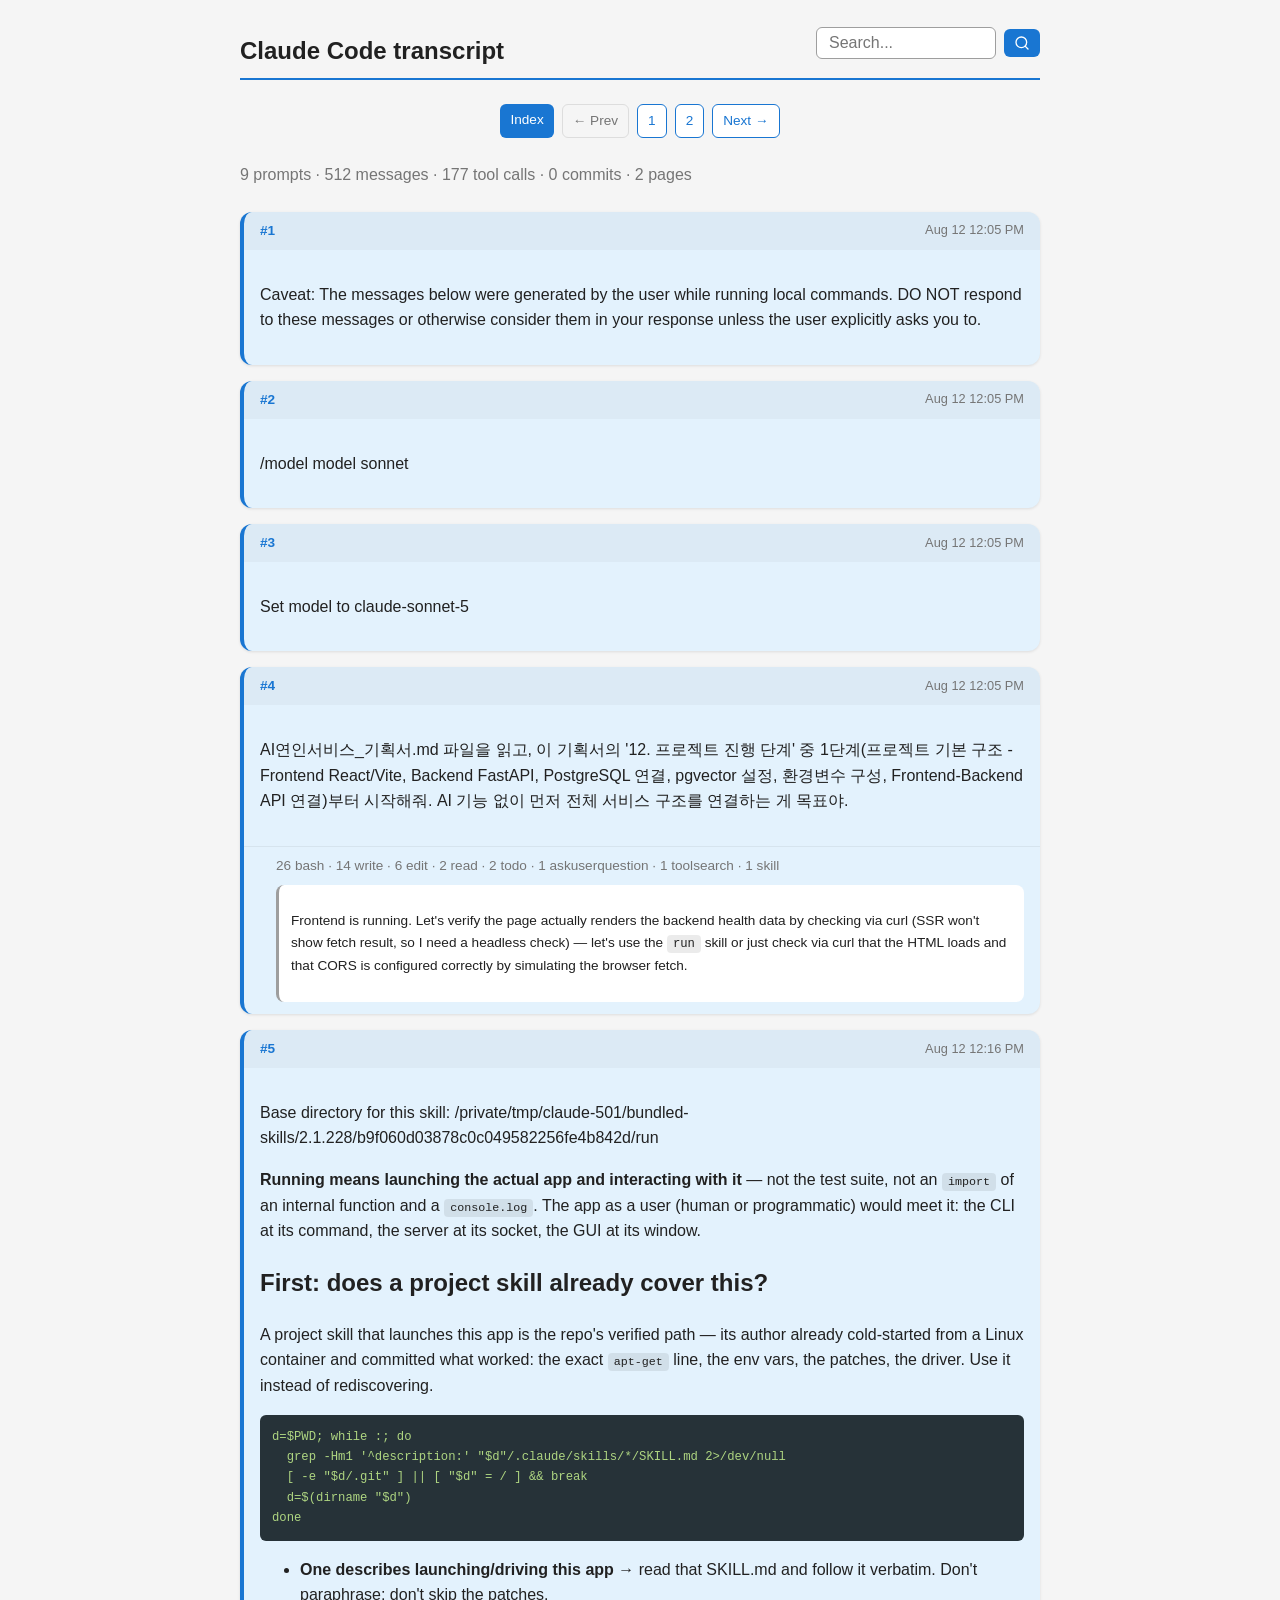
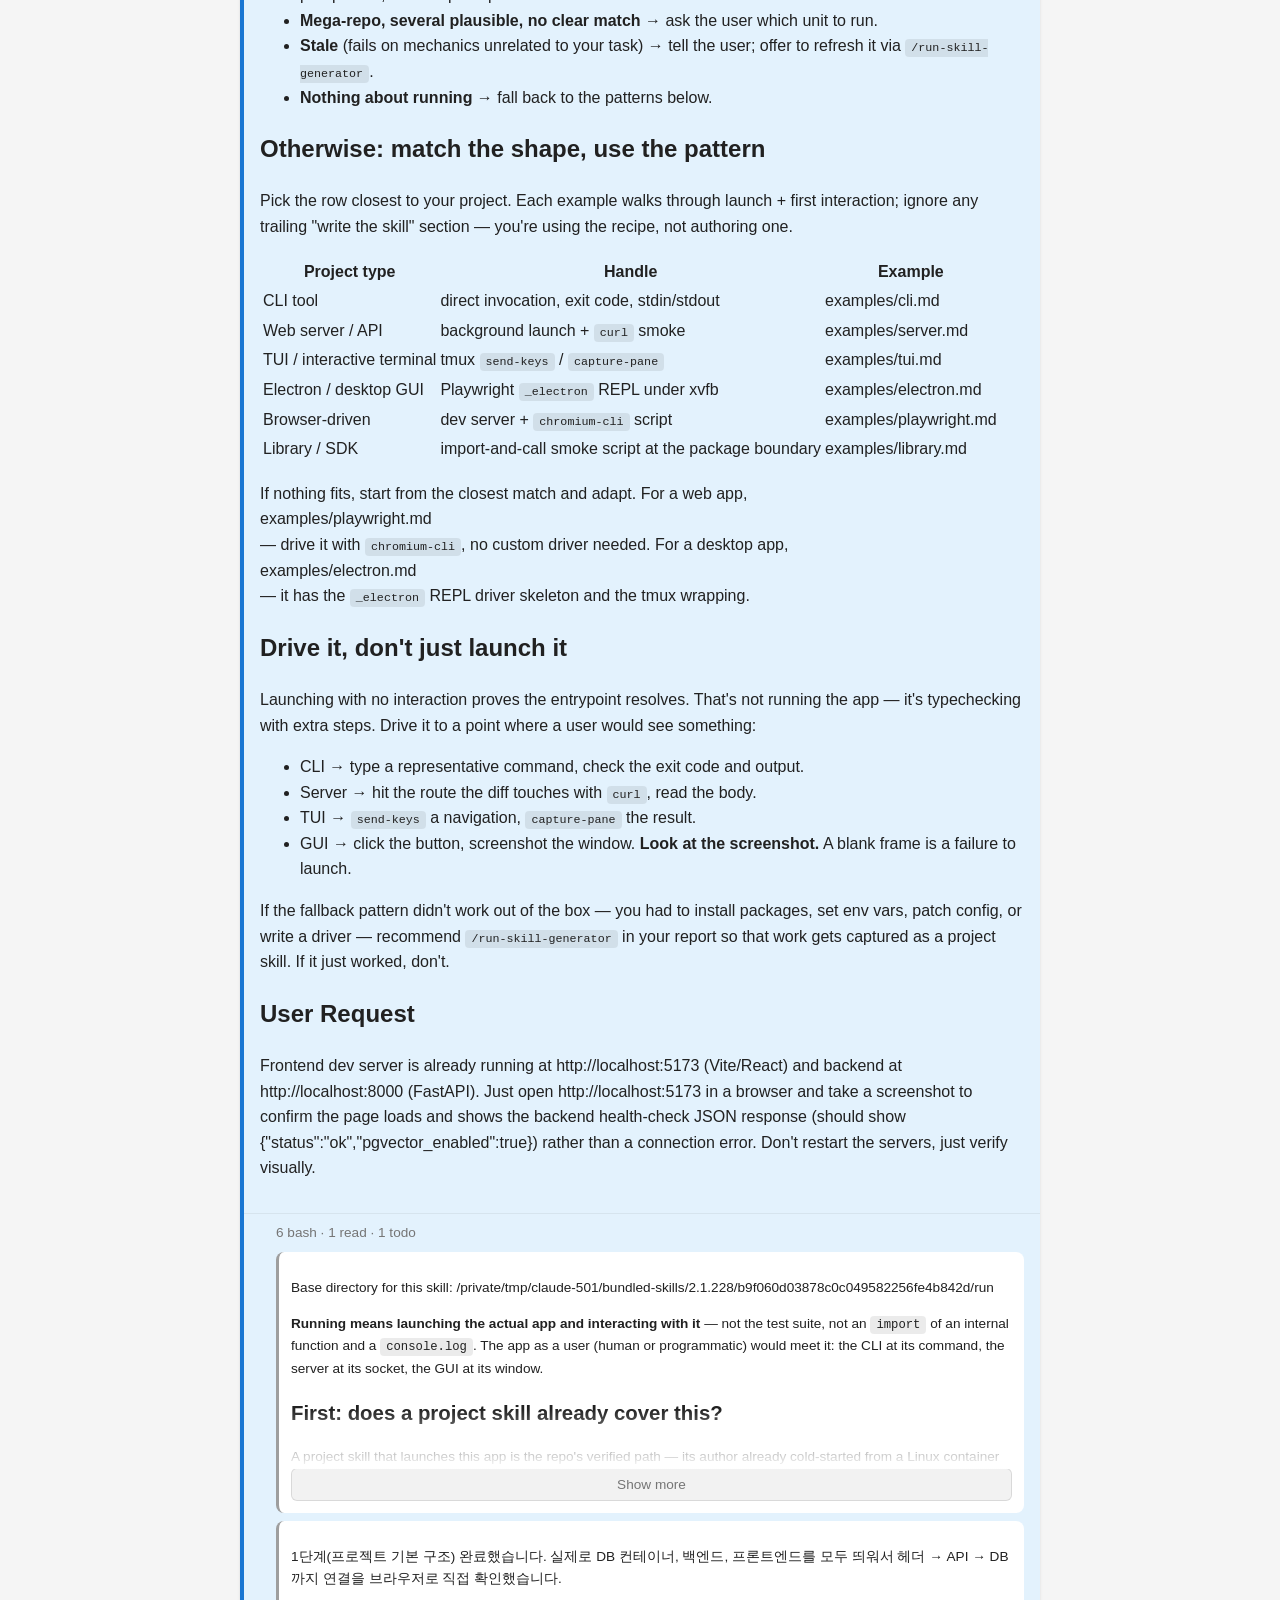
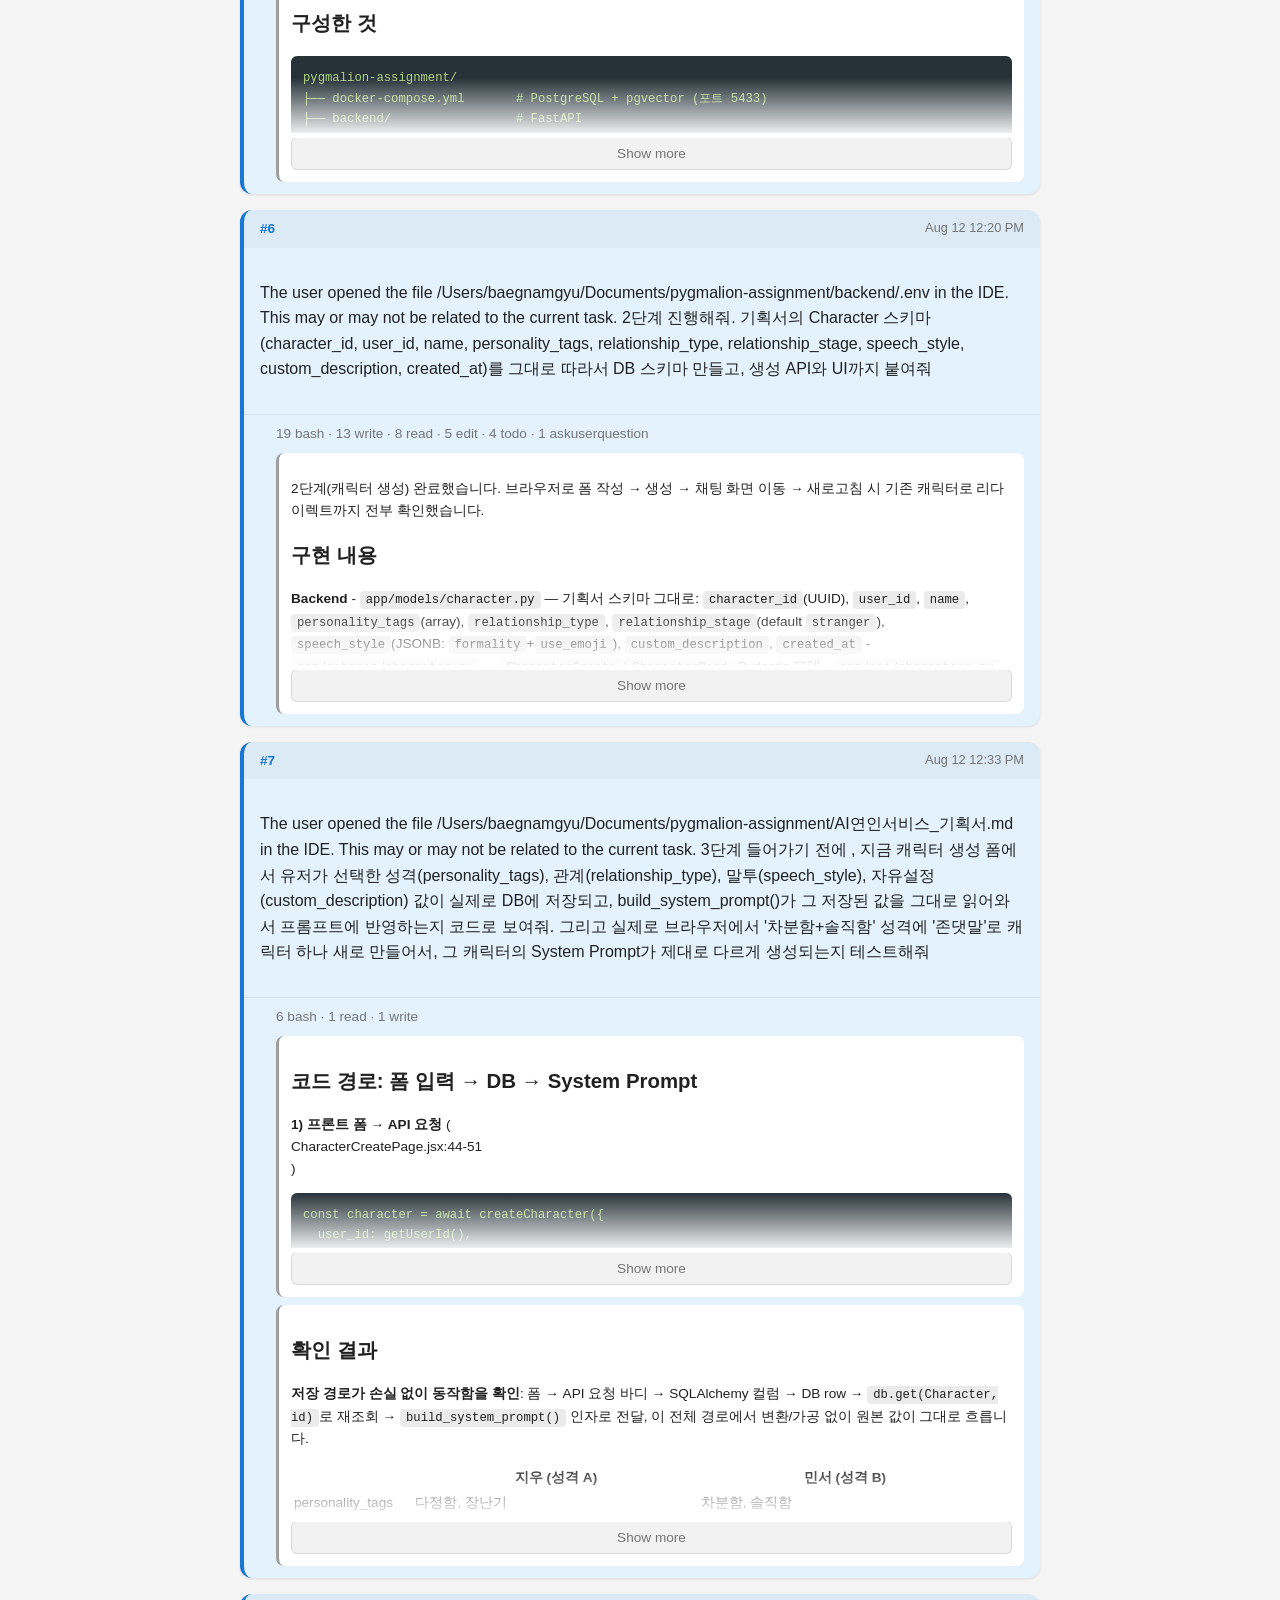
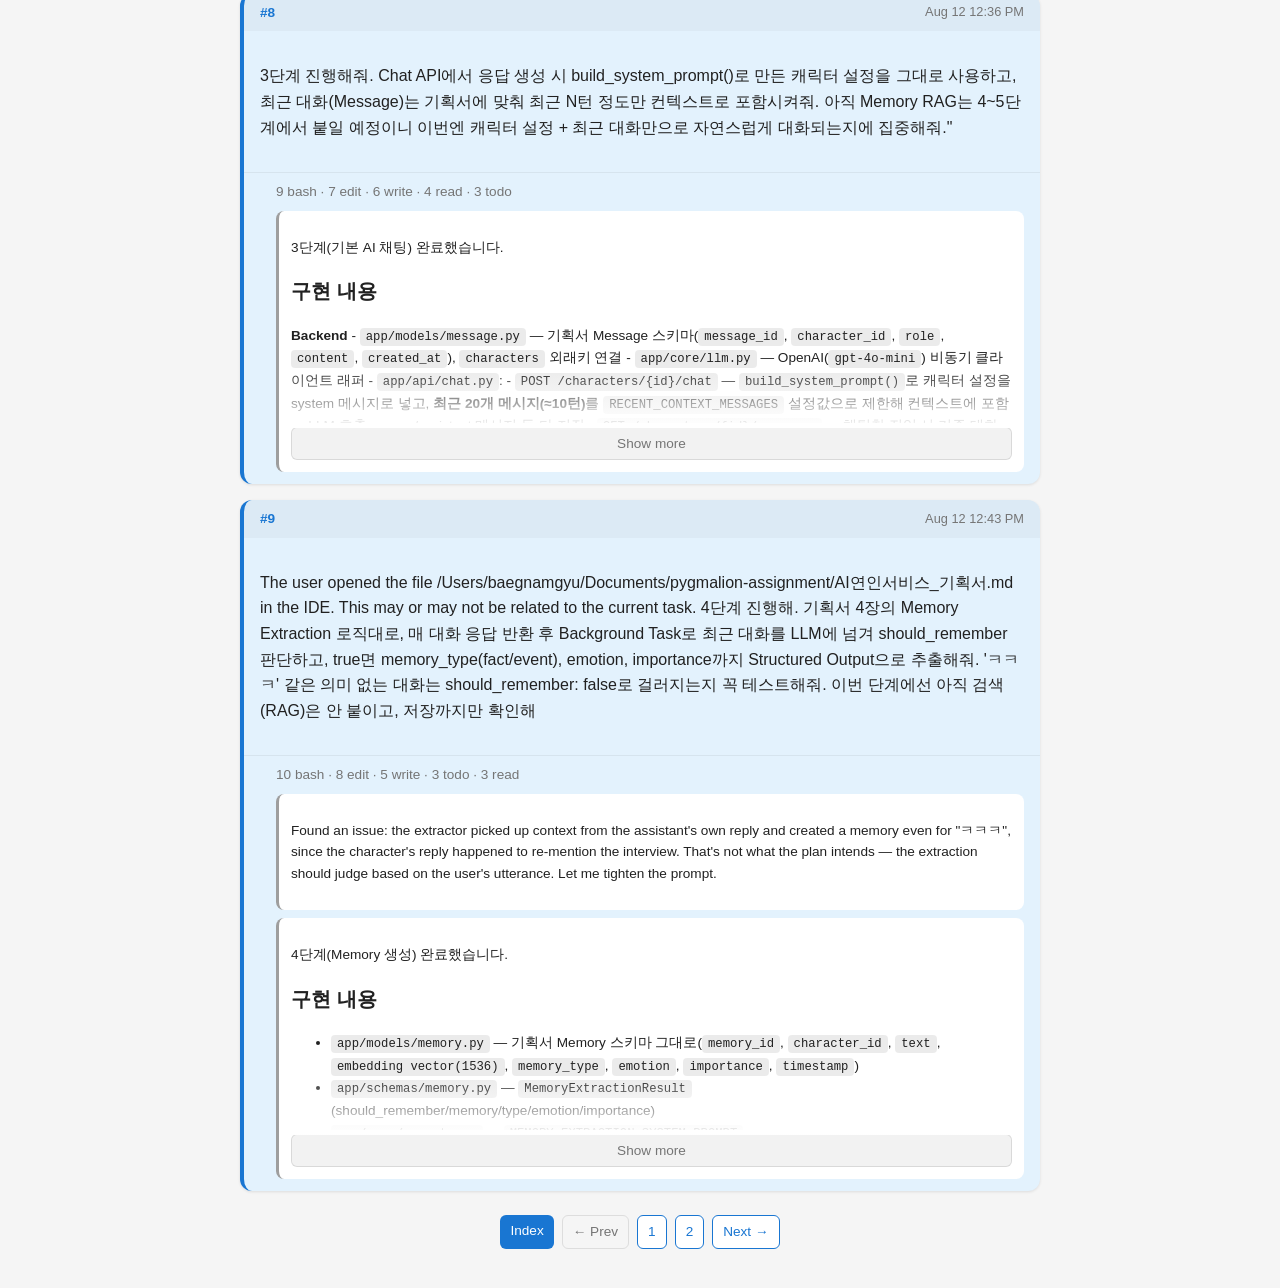
<file: transcripts/session-1-초기설정~4단계/index.html>
<!DOCTYPE html>
<html lang="en">
<head>
    <meta charset="UTF-8">
    <meta name="viewport" content="width=device-width, initial-scale=1.0">
    <title>Claude Code transcript - Index</title>
    <style>
:root { --bg-color: #f5f5f5; --card-bg: #ffffff; --user-bg: #e3f2fd; --user-border: #1976d2; --assistant-bg: #f5f5f5; --assistant-border: #9e9e9e; --thinking-bg: #fff8e1; --thinking-border: #ffc107; --thinking-text: #666; --tool-bg: #f3e5f5; --tool-border: #9c27b0; --tool-result-bg: #e8f5e9; --tool-error-bg: #ffebee; --text-color: #212121; --text-muted: #757575; --code-bg: #263238; --code-text: #aed581; }
* { box-sizing: border-box; }
body { font-family: -apple-system, BlinkMacSystemFont, 'Segoe UI', Roboto, sans-serif; background: var(--bg-color); color: var(--text-color); margin: 0; padding: 16px; line-height: 1.6; }
.container { max-width: 800px; margin: 0 auto; }
h1 { font-size: 1.5rem; margin-bottom: 24px; padding-bottom: 8px; border-bottom: 2px solid var(--user-border); }
.header-row { display: flex; justify-content: space-between; align-items: center; flex-wrap: wrap; gap: 12px; border-bottom: 2px solid var(--user-border); padding-bottom: 8px; margin-bottom: 24px; }
.header-row h1 { border-bottom: none; padding-bottom: 0; margin-bottom: 0; flex: 1; min-width: 200px; }
.message { margin-bottom: 16px; border-radius: 12px; overflow: hidden; box-shadow: 0 1px 3px rgba(0,0,0,0.1); }
.message.user { background: var(--user-bg); border-left: 4px solid var(--user-border); }
.message.assistant { background: var(--card-bg); border-left: 4px solid var(--assistant-border); }
.message.tool-reply { background: #fff8e1; border-left: 4px solid #ff9800; }
.tool-reply .role-label { color: #e65100; }
.tool-reply .tool-result { background: transparent; padding: 0; margin: 0; }
.tool-reply .tool-result .truncatable.truncated::after { background: linear-gradient(to bottom, transparent, #fff8e1); }
.message-header { display: flex; justify-content: space-between; align-items: center; padding: 8px 16px; background: rgba(0,0,0,0.03); font-size: 0.85rem; }
.role-label { font-weight: 600; text-transform: uppercase; letter-spacing: 0.5px; }
.user .role-label { color: var(--user-border); }
time { color: var(--text-muted); font-size: 0.8rem; }
.timestamp-link { color: inherit; text-decoration: none; }
.timestamp-link:hover { text-decoration: underline; }
.message:target { animation: highlight 2s ease-out; }
@keyframes highlight { 0% { background-color: rgba(25, 118, 210, 0.2); } 100% { background-color: transparent; } }
.message-content { padding: 16px; }
.message-content p { margin: 0 0 12px 0; }
.message-content p:last-child { margin-bottom: 0; }
.thinking { background: var(--thinking-bg); border: 1px solid var(--thinking-border); border-radius: 8px; padding: 12px; margin: 12px 0; font-size: 0.9rem; color: var(--thinking-text); }
.thinking-label { font-size: 0.75rem; font-weight: 600; text-transform: uppercase; color: #f57c00; margin-bottom: 8px; }
.thinking p { margin: 8px 0; }
.assistant-text { margin: 8px 0; }
.tool-use { background: var(--tool-bg); border: 1px solid var(--tool-border); border-radius: 8px; padding: 12px; margin: 12px 0; }
.tool-header { font-weight: 600; color: var(--tool-border); margin-bottom: 8px; display: flex; align-items: center; gap: 8px; }
.tool-icon { font-size: 1.1rem; }
.tool-description { font-size: 0.9rem; color: var(--text-muted); margin-bottom: 8px; font-style: italic; }
.tool-result { background: var(--tool-result-bg); border-radius: 8px; padding: 12px; margin: 12px 0; }
.tool-result.tool-error { background: var(--tool-error-bg); }
.file-tool { border-radius: 8px; padding: 12px; margin: 12px 0; }
.write-tool { background: linear-gradient(135deg, #e3f2fd 0%, #e8f5e9 100%); border: 1px solid #4caf50; }
.edit-tool { background: linear-gradient(135deg, #fff3e0 0%, #fce4ec 100%); border: 1px solid #ff9800; }
.file-tool-header { font-weight: 600; margin-bottom: 4px; display: flex; align-items: center; gap: 8px; font-size: 0.95rem; }
.write-header { color: #2e7d32; }
.edit-header { color: #e65100; }
.file-tool-icon { font-size: 1rem; }
.file-tool-path { font-family: monospace; background: rgba(0,0,0,0.08); padding: 2px 8px; border-radius: 4px; }
.file-tool-fullpath { font-family: monospace; font-size: 0.8rem; color: var(--text-muted); margin-bottom: 8px; word-break: break-all; }
.file-content { margin: 0; }
.edit-section { display: flex; margin: 4px 0; border-radius: 4px; overflow: hidden; }
.edit-label { padding: 8px 12px; font-weight: bold; font-family: monospace; display: flex; align-items: flex-start; }
.edit-old { background: #fce4ec; }
.edit-old .edit-label { color: #b71c1c; background: #f8bbd9; }
.edit-old .edit-content { color: #880e4f; }
.edit-new { background: #e8f5e9; }
.edit-new .edit-label { color: #1b5e20; background: #a5d6a7; }
.edit-new .edit-content { color: #1b5e20; }
.edit-content { margin: 0; flex: 1; background: transparent; font-size: 0.85rem; }
.edit-replace-all { font-size: 0.75rem; font-weight: normal; color: var(--text-muted); }
.write-tool .truncatable.truncated::after { background: linear-gradient(to bottom, transparent, #e6f4ea); }
.edit-tool .truncatable.truncated::after { background: linear-gradient(to bottom, transparent, #fff0e5); }
.todo-list { background: linear-gradient(135deg, #e8f5e9 0%, #f1f8e9 100%); border: 1px solid #81c784; border-radius: 8px; padding: 12px; margin: 12px 0; }
.todo-header { font-weight: 600; color: #2e7d32; margin-bottom: 10px; display: flex; align-items: center; gap: 8px; font-size: 0.95rem; }
.todo-items { list-style: none; margin: 0; padding: 0; }
.todo-item { display: flex; align-items: flex-start; gap: 10px; padding: 6px 0; border-bottom: 1px solid rgba(0,0,0,0.06); font-size: 0.9rem; }
.todo-item:last-child { border-bottom: none; }
.todo-icon { flex-shrink: 0; width: 20px; height: 20px; display: flex; align-items: center; justify-content: center; font-weight: bold; border-radius: 50%; }
.todo-completed .todo-icon { color: #2e7d32; background: rgba(46, 125, 50, 0.15); }
.todo-completed .todo-content { color: #558b2f; text-decoration: line-through; }
.todo-in-progress .todo-icon { color: #f57c00; background: rgba(245, 124, 0, 0.15); }
.todo-in-progress .todo-content { color: #e65100; font-weight: 500; }
.todo-pending .todo-icon { color: #757575; background: rgba(0,0,0,0.05); }
.todo-pending .todo-content { color: #616161; }
pre { background: var(--code-bg); color: var(--code-text); padding: 12px; border-radius: 6px; overflow-x: auto; font-size: 0.85rem; line-height: 1.5; margin: 8px 0; white-space: pre-wrap; word-wrap: break-word; }
pre.json { color: #e0e0e0; }
code { background: rgba(0,0,0,0.08); padding: 2px 6px; border-radius: 4px; font-size: 0.9em; }
pre code { background: none; padding: 0; }
.user-content { margin: 0; }
.truncatable { position: relative; }
.truncatable.truncated .truncatable-content { max-height: 200px; overflow: hidden; }
.truncatable.truncated::after { content: ''; position: absolute; bottom: 32px; left: 0; right: 0; height: 60px; background: linear-gradient(to bottom, transparent, var(--card-bg)); pointer-events: none; }
.message.user .truncatable.truncated::after { background: linear-gradient(to bottom, transparent, var(--user-bg)); }
.message.tool-reply .truncatable.truncated::after { background: linear-gradient(to bottom, transparent, #fff8e1); }
.tool-use .truncatable.truncated::after { background: linear-gradient(to bottom, transparent, var(--tool-bg)); }
.tool-result .truncatable.truncated::after { background: linear-gradient(to bottom, transparent, var(--tool-result-bg)); }
.expand-btn { display: none; width: 100%; padding: 8px 16px; margin-top: 4px; background: rgba(0,0,0,0.05); border: 1px solid rgba(0,0,0,0.1); border-radius: 6px; cursor: pointer; font-size: 0.85rem; color: var(--text-muted); }
.expand-btn:hover { background: rgba(0,0,0,0.1); }
.truncatable.truncated .expand-btn, .truncatable.expanded .expand-btn { display: block; }
.pagination { display: flex; justify-content: center; gap: 8px; margin: 24px 0; flex-wrap: wrap; }
.pagination a, .pagination span { padding: 5px 10px; border-radius: 6px; text-decoration: none; font-size: 0.85rem; }
.pagination a { background: var(--card-bg); color: var(--user-border); border: 1px solid var(--user-border); }
.pagination a:hover { background: var(--user-bg); }
.pagination .current { background: var(--user-border); color: white; }
.pagination .disabled { color: var(--text-muted); border: 1px solid #ddd; }
.pagination .index-link { background: var(--user-border); color: white; }
details.continuation { margin-bottom: 16px; }
details.continuation summary { cursor: pointer; padding: 12px 16px; background: var(--user-bg); border-left: 4px solid var(--user-border); border-radius: 12px; font-weight: 500; color: var(--text-muted); }
details.continuation summary:hover { background: rgba(25, 118, 210, 0.15); }
details.continuation[open] summary { border-radius: 12px 12px 0 0; margin-bottom: 0; }
.index-item { margin-bottom: 16px; border-radius: 12px; overflow: hidden; box-shadow: 0 1px 3px rgba(0,0,0,0.1); background: var(--user-bg); border-left: 4px solid var(--user-border); }
.index-item a { display: block; text-decoration: none; color: inherit; }
.index-item a:hover { background: rgba(25, 118, 210, 0.1); }
.index-item-header { display: flex; justify-content: space-between; align-items: center; padding: 8px 16px; background: rgba(0,0,0,0.03); font-size: 0.85rem; }
.index-item-number { font-weight: 600; color: var(--user-border); }
.index-item-content { padding: 16px; }
.index-item-stats { padding: 8px 16px 12px 32px; font-size: 0.85rem; color: var(--text-muted); border-top: 1px solid rgba(0,0,0,0.06); }
.index-item-commit { margin-top: 6px; padding: 4px 8px; background: #fff3e0; border-radius: 4px; font-size: 0.85rem; color: #e65100; }
.index-item-commit code { background: rgba(0,0,0,0.08); padding: 1px 4px; border-radius: 3px; font-size: 0.8rem; margin-right: 6px; }
.commit-card { margin: 8px 0; padding: 10px 14px; background: #fff3e0; border-left: 4px solid #ff9800; border-radius: 6px; }
.commit-card a { text-decoration: none; color: #5d4037; display: block; }
.commit-card a:hover { color: #e65100; }
.commit-card-hash { font-family: monospace; color: #e65100; font-weight: 600; margin-right: 8px; }
.index-commit { margin-bottom: 12px; padding: 10px 16px; background: #fff3e0; border-left: 4px solid #ff9800; border-radius: 8px; box-shadow: 0 1px 2px rgba(0,0,0,0.05); }
.index-commit a { display: block; text-decoration: none; color: inherit; }
.index-commit a:hover { background: rgba(255, 152, 0, 0.1); margin: -10px -16px; padding: 10px 16px; border-radius: 8px; }
.index-commit-header { display: flex; justify-content: space-between; align-items: center; font-size: 0.85rem; margin-bottom: 4px; }
.index-commit-hash { font-family: monospace; color: #e65100; font-weight: 600; }
.index-commit-msg { color: #5d4037; }
.index-item-long-text { margin-top: 8px; padding: 12px; background: var(--card-bg); border-radius: 8px; border-left: 3px solid var(--assistant-border); }
.index-item-long-text .truncatable.truncated::after { background: linear-gradient(to bottom, transparent, var(--card-bg)); }
.index-item-long-text-content { color: var(--text-color); }
#search-box { display: none; align-items: center; gap: 8px; }
#search-box input { padding: 6px 12px; border: 1px solid var(--assistant-border); border-radius: 6px; font-size: 16px; width: 180px; }
#search-box button, #modal-search-btn, #modal-close-btn { background: var(--user-border); color: white; border: none; border-radius: 6px; padding: 6px 10px; cursor: pointer; display: flex; align-items: center; justify-content: center; }
#search-box button:hover, #modal-search-btn:hover { background: #1565c0; }
#modal-close-btn { background: var(--text-muted); margin-left: 8px; }
#modal-close-btn:hover { background: #616161; }
#search-modal[open] { border: none; border-radius: 12px; box-shadow: 0 4px 24px rgba(0,0,0,0.2); padding: 0; width: 90vw; max-width: 900px; height: 80vh; max-height: 80vh; display: flex; flex-direction: column; }
#search-modal::backdrop { background: rgba(0,0,0,0.5); }
.search-modal-header { display: flex; align-items: center; gap: 8px; padding: 16px; border-bottom: 1px solid var(--assistant-border); background: var(--bg-color); border-radius: 12px 12px 0 0; }
.search-modal-header input { flex: 1; padding: 8px 12px; border: 1px solid var(--assistant-border); border-radius: 6px; font-size: 16px; }
#search-status { padding: 8px 16px; font-size: 0.85rem; color: var(--text-muted); border-bottom: 1px solid rgba(0,0,0,0.06); }
#search-results { flex: 1; overflow-y: auto; padding: 16px; }
.search-result { margin-bottom: 16px; border-radius: 8px; overflow: hidden; box-shadow: 0 1px 3px rgba(0,0,0,0.1); }
.search-result a { display: block; text-decoration: none; color: inherit; }
.search-result a:hover { background: rgba(25, 118, 210, 0.05); }
.search-result-page { padding: 6px 12px; background: rgba(0,0,0,0.03); font-size: 0.8rem; color: var(--text-muted); border-bottom: 1px solid rgba(0,0,0,0.06); }
.search-result-content { padding: 12px; }
.search-result mark { background: #fff59d; padding: 1px 2px; border-radius: 2px; }
@media (max-width: 600px) { body { padding: 8px; } .message, .index-item { border-radius: 8px; } .message-content, .index-item-content { padding: 12px; } pre { font-size: 0.8rem; padding: 8px; } #search-box input { width: 120px; } #search-modal[open] { width: 95vw; height: 90vh; } }
</style>
</head>
<body>
    <div class="container">
        <div class="header-row">
            <h1>Claude Code transcript</h1>
            <div id="search-box">
                <input type="text" id="search-input" placeholder="Search..." aria-label="Search transcripts">
                <button id="search-btn" type="button" aria-label="Search">
                    <svg xmlns="http://www.w3.org/2000/svg" width="16" height="16" viewBox="0 0 24 24" fill="none" stroke="currentColor" stroke-width="2" stroke-linecap="round" stroke-linejoin="round"><circle cx="11" cy="11" r="8"></circle><path d="m21 21-4.35-4.35"></path></svg>
                </button>
            </div>
        </div>
        

<div class="pagination">
<span class="current">Index</span>
<span class="disabled">&larr; Prev</span>
<a href="page-001.html">1</a>
<a href="page-002.html">2</a>
<a href="page-001.html">Next &rarr;</a>
</div>

        <p style="color: var(--text-muted); margin-bottom: 24px;">9 prompts · 512 messages · 177 tool calls · 0 commits · 2 pages</p>
        
<div class="index-item"><a href="page-001.html#msg-2026-08-12T12-05-14-578Z"><div class="index-item-header"><span class="index-item-number">#1</span><time datetime="2026-08-12T12:05:14.578Z" data-timestamp="2026-08-12T12:05:14.578Z">2026-08-12T12:05:14.578Z</time></div><div class="index-item-content"><p><local-command-caveat>Caveat: The messages below were generated by the user while running local commands. DO NOT respond to these messages or otherwise consider them in your response unless the user explicitly asks you to.</local-command-caveat></p></div></a></div>
<div class="index-item"><a href="page-001.html#msg-2026-08-12T12-05-14-578Z"><div class="index-item-header"><span class="index-item-number">#2</span><time datetime="2026-08-12T12:05:14.578Z" data-timestamp="2026-08-12T12:05:14.578Z">2026-08-12T12:05:14.578Z</time></div><div class="index-item-content"><p><command-name>/model</command-name>
            <command-message>model</command-message>
            <command-args>sonnet</command-args></p></div></a></div>
<div class="index-item"><a href="page-001.html#msg-2026-08-12T12-05-14-578Z"><div class="index-item-header"><span class="index-item-number">#3</span><time datetime="2026-08-12T12:05:14.578Z" data-timestamp="2026-08-12T12:05:14.578Z">2026-08-12T12:05:14.578Z</time></div><div class="index-item-content"><p><local-command-stdout>Set model to claude-sonnet-5</local-command-stdout></p></div></a></div>
<div class="index-item"><a href="page-001.html#msg-2026-08-12T12-05-53-413Z"><div class="index-item-header"><span class="index-item-number">#4</span><time datetime="2026-08-12T12:05:53.413Z" data-timestamp="2026-08-12T12:05:53.413Z">2026-08-12T12:05:53.413Z</time></div><div class="index-item-content"><p>AI연인서비스_기획서.md 파일을 읽고, 이 기획서의 '12. 프로젝트 진행 단계' 중 
1단계(프로젝트 기본 구조 - Frontend React/Vite, Backend FastAPI, 
PostgreSQL 연결, pgvector 설정, 환경변수 구성, Frontend-Backend API 연결)부터 
시작해줘. AI 기능 없이 먼저 전체 서비스 구조를 연결하는 게 목표야.</p></div></a><div class="index-item-stats"><span>26 bash · 14 write · 6 edit · 2 read · 2 todo · 1 askuserquestion · 1 toolsearch · 1 skill</span>
<div class="index-item-long-text"><div class="truncatable"><div class="truncatable-content"><div class="index-item-long-text-content"><p>Frontend is running. Let's verify the page actually renders the backend health data by checking via curl (SSR won't show fetch result, so I need a headless check) — let's use the <code>run</code> skill or just check via curl that the HTML loads and that CORS is configured correctly by simulating the browser fetch.</p></div></div><button class="expand-btn">Show more</button></div></div>
</div></div>
<div class="index-item"><a href="page-001.html#msg-2026-08-12T12-16-16-688Z"><div class="index-item-header"><span class="index-item-number">#5</span><time datetime="2026-08-12T12:16:16.688Z" data-timestamp="2026-08-12T12:16:16.688Z">2026-08-12T12:16:16.688Z</time></div><div class="index-item-content"><p>Base directory for this skill: /private/tmp/claude-501/bundled-skills/2.1.228/b9f060d03878c0c049582256fe4b842d/run</p>
<p><strong>Running means launching the actual app and interacting with it</strong> —
not the test suite, not an <code>import</code> of an internal function and a
<code>console.log</code>. The app as a user (human or programmatic) would meet
it: the CLI at its command, the server at its socket, the GUI at its
window.</p>
<h2>First: does a project skill already cover this?</h2>
<p>A project skill that launches this app is the repo's verified path —
its author already cold-started from a Linux container and committed
what worked: the exact <code>apt-get</code> line, the env vars, the patches, the
driver. Use it instead of rediscovering.</p>
<pre><code class="language-bash">d=$PWD; while :; do
  grep -Hm1 '^description:' &quot;$d&quot;/.claude/skills/*/SKILL.md 2&gt;/dev/null
  [ -e &quot;$d/.git&quot; ] || [ &quot;$d&quot; = / ] &amp;&amp; break
  d=$(dirname &quot;$d&quot;)
done
</code></pre>
<ul>
<li><strong>One describes launching/driving this app</strong> → read that SKILL.md
  and follow it verbatim. Don't paraphrase; don't skip the patches.</li>
<li><strong>Mega-repo, several plausible, no clear match</strong> → ask the user
  which unit to run.</li>
<li><strong>Stale</strong> (fails on mechanics unrelated to your task) → tell the
  user; offer to refresh it via <code>/run-skill-generator</code>.</li>
<li><strong>Nothing about running</strong> → fall back to the patterns below.</li>
</ul>
<h2>Otherwise: match the shape, use the pattern</h2>
<p>Pick the row closest to your project. Each example walks through
launch + first interaction; ignore any trailing "write the skill"
section — you're using the recipe, not authoring one.</p>
<table>
<thead>
<tr>
<th>Project type</th>
<th>Handle</th>
<th>Example</th>
</tr>
</thead>
<tbody>
<tr>
<td>CLI tool</td>
<td>direct invocation, exit code, stdin/stdout</td>
<td><a href="examples/cli.md">examples/cli.md</a></td>
</tr>
<tr>
<td>Web server / API</td>
<td>background launch + <code>curl</code> smoke</td>
<td><a href="examples/server.md">examples/server.md</a></td>
</tr>
<tr>
<td>TUI / interactive terminal</td>
<td>tmux <code>send-keys</code> / <code>capture-pane</code></td>
<td><a href="examples/tui.md">examples/tui.md</a></td>
</tr>
<tr>
<td>Electron / desktop GUI</td>
<td>Playwright <code>_electron</code> REPL under xvfb</td>
<td><a href="examples/electron.md">examples/electron.md</a></td>
</tr>
<tr>
<td>Browser-driven</td>
<td>dev server + <code>chromium-cli</code> script</td>
<td><a href="examples/playwright.md">examples/playwright.md</a></td>
</tr>
<tr>
<td>Library / SDK</td>
<td>import-and-call smoke script at the package boundary</td>
<td><a href="examples/library.md">examples/library.md</a></td>
</tr>
</tbody>
</table>
<p>If nothing fits, start from the closest match and adapt. For a web
app, <a href="examples/playwright.md">examples/playwright.md</a> — drive it with
<code>chromium-cli</code>, no custom driver needed. For a desktop app,
<a href="examples/electron.md">examples/electron.md</a> — it has the <code>_electron</code>
REPL driver skeleton and the tmux wrapping.</p>
<h2>Drive it, don't just launch it</h2>
<p>Launching with no interaction proves the entrypoint resolves. That's
not running the app — it's typechecking with extra steps. Drive it to
a point where a user would see something:</p>
<ul>
<li>CLI → type a representative command, check the exit code and output.</li>
<li>Server → hit the route the diff touches with <code>curl</code>, read the body.</li>
<li>TUI → <code>send-keys</code> a navigation, <code>capture-pane</code> the result.</li>
<li>GUI → click the button, screenshot the window. <strong>Look at the
  screenshot.</strong> A blank frame is a failure to launch.</li>
</ul>
<p>If the fallback pattern didn't work out of the box — you had to
install packages, set env vars, patch config, or write a driver —
recommend <code>/run-skill-generator</code> in your report so that work gets
captured as a project skill. If it just worked, don't.</p>
<h2>User Request</h2>
<p>Frontend dev server is already running at http://localhost:5173 (Vite/React) and backend at http://localhost:8000 (FastAPI). Just open http://localhost:5173 in a browser and take a screenshot to confirm the page loads and shows the backend health-check JSON response (should show {"status":"ok","pgvector_enabled":true}) rather than a connection error. Don't restart the servers, just verify visually.</p></div></a><div class="index-item-stats"><span>6 bash · 1 read · 1 todo</span>
<div class="index-item-long-text"><div class="truncatable"><div class="truncatable-content"><div class="index-item-long-text-content"><p>Base directory for this skill: /private/tmp/claude-501/bundled-skills/2.1.228/b9f060d03878c0c049582256fe4b842d/run</p>
<p><strong>Running means launching the actual app and interacting with it</strong> —
not the test suite, not an <code>import</code> of an internal function and a
<code>console.log</code>. The app as a user (human or programmatic) would meet
it: the CLI at its command, the server at its socket, the GUI at its
window.</p>
<h2>First: does a project skill already cover this?</h2>
<p>A project skill that launches this app is the repo's verified path —
its author already cold-started from a Linux container and committed
what worked: the exact <code>apt-get</code> line, the env vars, the patches, the
driver. Use it instead of rediscovering.</p>
<pre><code class="language-bash">d=$PWD; while :; do
  grep -Hm1 '^description:' &quot;$d&quot;/.claude/skills/*/SKILL.md 2&gt;/dev/null
  [ -e &quot;$d/.git&quot; ] || [ &quot;$d&quot; = / ] &amp;&amp; break
  d=$(dirname &quot;$d&quot;)
done
</code></pre>
<ul>
<li><strong>One describes launching/driving this app</strong> → read that SKILL.md
  and follow it verbatim. Don't paraphrase; don't skip the patches.</li>
<li><strong>Mega-repo, several plausible, no clear match</strong> → ask the user
  which unit to run.</li>
<li><strong>Stale</strong> (fails on mechanics unrelated to your task) → tell the
  user; offer to refresh it via <code>/run-skill-generator</code>.</li>
<li><strong>Nothing about running</strong> → fall back to the patterns below.</li>
</ul>
<h2>Otherwise: match the shape, use the pattern</h2>
<p>Pick the row closest to your project. Each example walks through
launch + first interaction; ignore any trailing "write the skill"
section — you're using the recipe, not authoring one.</p>
<table>
<thead>
<tr>
<th>Project type</th>
<th>Handle</th>
<th>Example</th>
</tr>
</thead>
<tbody>
<tr>
<td>CLI tool</td>
<td>direct invocation, exit code, stdin/stdout</td>
<td><a href="examples/cli.md">examples/cli.md</a></td>
</tr>
<tr>
<td>Web server / API</td>
<td>background launch + <code>curl</code> smoke</td>
<td><a href="examples/server.md">examples/server.md</a></td>
</tr>
<tr>
<td>TUI / interactive terminal</td>
<td>tmux <code>send-keys</code> / <code>capture-pane</code></td>
<td><a href="examples/tui.md">examples/tui.md</a></td>
</tr>
<tr>
<td>Electron / desktop GUI</td>
<td>Playwright <code>_electron</code> REPL under xvfb</td>
<td><a href="examples/electron.md">examples/electron.md</a></td>
</tr>
<tr>
<td>Browser-driven</td>
<td>dev server + <code>chromium-cli</code> script</td>
<td><a href="examples/playwright.md">examples/playwright.md</a></td>
</tr>
<tr>
<td>Library / SDK</td>
<td>import-and-call smoke script at the package boundary</td>
<td><a href="examples/library.md">examples/library.md</a></td>
</tr>
</tbody>
</table>
<p>If nothing fits, start from the closest match and adapt. For a web
app, <a href="examples/playwright.md">examples/playwright.md</a> — drive it with
<code>chromium-cli</code>, no custom driver needed. For a desktop app,
<a href="examples/electron.md">examples/electron.md</a> — it has the <code>_electron</code>
REPL driver skeleton and the tmux wrapping.</p>
<h2>Drive it, don't just launch it</h2>
<p>Launching with no interaction proves the entrypoint resolves. That's
not running the app — it's typechecking with extra steps. Drive it to
a point where a user would see something:</p>
<ul>
<li>CLI → type a representative command, check the exit code and output.</li>
<li>Server → hit the route the diff touches with <code>curl</code>, read the body.</li>
<li>TUI → <code>send-keys</code> a navigation, <code>capture-pane</code> the result.</li>
<li>GUI → click the button, screenshot the window. <strong>Look at the
  screenshot.</strong> A blank frame is a failure to launch.</li>
</ul>
<p>If the fallback pattern didn't work out of the box — you had to
install packages, set env vars, patch config, or write a driver —
recommend <code>/run-skill-generator</code> in your report so that work gets
captured as a project skill. If it just worked, don't.</p>
<h2>User Request</h2>
<p>Frontend dev server is already running at http://localhost:5173 (Vite/React) and backend at http://localhost:8000 (FastAPI). Just open http://localhost:5173 in a browser and take a screenshot to confirm the page loads and shows the backend health-check JSON response (should show {"status":"ok","pgvector_enabled":true}) rather than a connection error. Don't restart the servers, just verify visually.</p></div></div><button class="expand-btn">Show more</button></div></div>
<div class="index-item-long-text"><div class="truncatable"><div class="truncatable-content"><div class="index-item-long-text-content"><p>1단계(프로젝트 기본 구조) 완료했습니다. 실제로 DB 컨테이너, 백엔드, 프론트엔드를 모두 띄워서 헤더 → API → DB까지 연결을 브라우저로 직접 확인했습니다.</p>
<h2>구성한 것</h2>
<pre><code>pygmalion-assignment/
├── docker-compose.yml       # PostgreSQL + pgvector (포트 5433)
├── backend/                 # FastAPI
│   ├── app/
│   │   ├── main.py          # CORS, lifespan에서 pgvector extension 활성화
│   │   ├── core/config.py   # pydantic-settings 기반 환경변수
│   │   ├── db/session.py    # 비동기 SQLAlchemy 엔진/세션
│   │   └── api/health.py    # /api/health, /api/health/db
│   ├── requirements.txt
│   └── .env / .env.example
└── frontend/                 # React + Vite
    ├── src/App.jsx           # 백엔드 /api/health/db 호출해서 연결 확인
    └── .env / .env.example   # VITE_API_BASE_URL
</code></pre>
<h2>확인한 내용</h2>
<ul>
<li><code>docker compose up -d db</code> → pgvector/pgvector:pg16 컨테이너 healthy</li>
<li>로컬 5432에 이미 다른 PostgreSQL이 떠 있어서 (macOS 로컬 postgres 서비스), 컨테이너 포트를 <strong>5433</strong>으로 변경해 충돌 회피</li>
<li>백엔드 기동 시 <code>CREATE EXTENSION IF NOT EXISTS vector</code> 자동 실행 → <code>pgvector_enabled: true</code> 확인</li>
<li>Vite 프론트엔드가 백엔드 <code>/api/health/db</code>를 fetch해서 화면에 렌더링되는 것까지 헤드리스 브라우저 스크린샷으로 확인 (콘솔 에러 없음, CORS 정상)</li>
</ul>
<h2>실행 방법</h2>
<pre><code class="language-bash">docker compose up -d db                                  # DB (계속 켜둠)
cd backend &amp;&amp; .venv/bin/uvicorn app.main:app --reload     # http://localhost:8000
cd frontend &amp;&amp; npm run dev                                # http://localhost:5173
</code></pre>
<p>(검증 후 백엔드/프론트 프로세스는 종료해뒀고, DB 컨테이너만 계속 띄워둔 상태입니다.)</p>
<h2>참고</h2>
<ul>
<li><code>backend/.env</code>의 <code>OPENAI_API_KEY</code>/<code>ANTHROPIC_API_KEY</code>는 아직 비어 있습니다. AI 기능을 붙이는 3단계 전에 채워주시면 됩니다.</li>
<li><code>.env</code> 파일들은 <code>.gitignore</code>에 포함해 커밋되지 않도록 처리했습니다.</li>
</ul>
<p>다음은 2단계(캐릭터 생성: DB 스키마, 생성 API, UI, System Prompt)로 이어가면 됩니다. 진행할까요?</p></div></div><button class="expand-btn">Show more</button></div></div>
</div></div>
<div class="index-item"><a href="page-002.html#msg-2026-08-12T12-20-03-297Z"><div class="index-item-header"><span class="index-item-number">#6</span><time datetime="2026-08-12T12:20:03.297Z" data-timestamp="2026-08-12T12:20:03.297Z">2026-08-12T12:20:03.297Z</time></div><div class="index-item-content"><p><ide_opened_file>The user opened the file /Users/baegnamgyu/Documents/pygmalion-assignment/backend/.env in the IDE. This may or may not be related to the current task.</ide_opened_file> 2단계 진행해줘. 기획서의 Character 스키마(character_id, user_id, name, personality_tags, relationship_type, relationship_stage, speech_style, custom_description, created_at)를 그대로 따라서 DB 스키마 만들고, 생성 API와 UI까지 붙여줘</p></div></a><div class="index-item-stats"><span>19 bash · 13 write · 8 read · 5 edit · 4 todo · 1 askuserquestion</span>
<div class="index-item-long-text"><div class="truncatable"><div class="truncatable-content"><div class="index-item-long-text-content"><p>2단계(캐릭터 생성) 완료했습니다. 브라우저로 폼 작성 → 생성 → 채팅 화면 이동 → 새로고침 시 기존 캐릭터로 리다이렉트까지 전부 확인했습니다.</p>
<h2>구현 내용</h2>
<p><strong>Backend</strong>
- <code>app/models/character.py</code> — 기획서 스키마 그대로: <code>character_id</code>(UUID), <code>user_id</code>, <code>name</code>, <code>personality_tags</code>(array), <code>relationship_type</code>, <code>relationship_stage</code>(default <code>stranger</code>), <code>speech_style</code>(JSONB: <code>formality</code>+<code>use_emoji</code>), <code>custom_description</code>, <code>created_at</code>
- <code>app/schemas/character.py</code> — <code>CharacterCreate</code>/<code>CharacterRead</code> Pydantic 모델
- <code>app/api/characters.py</code> — <code>POST /api/characters</code>, <code>GET /api/characters/{id}</code>, <code>GET /api/characters?user_id=</code> (기존 캐릭터 조회용으로 추가)
- <code>app/core/prompts.py</code> — <code>build_system_prompt()</code>: 캐릭터 설정 + 관계 단계별 지침(기획서 3장 <code>stage_instructions</code> 그대로)을 조합해 System Prompt 문자열 생성. 3단계 채팅 연결 시 그대로 사용 예정
- <code>db/session.py</code>의 <code>init_db()</code>에서 pgvector 활성화 후 <code>Base.metadata.create_all</code>로 테이블 자동 생성</p>
<p><strong>Frontend</strong>
- <code>react-router-dom</code> 도입, <code>/</code>(생성 폼) ↔ <code>/chat/:characterId</code>(플레이스홀더) 라우팅
- <code>lib/user.js</code> — localStorage 기반 익명 <code>user_id</code> 발급/유지 (로그인 화면 없는 기획 특성상, 논의 후 이 방식으로 결정)
- <code>pages/CharacterCreatePage.jsx</code> — 이름/성격(다중선택)/초기관계/말투(존댓말·반말)/이모티콘 여부/자유설정 폼
- <code>pages/ChatPage.jsx</code> — 캐릭터 이름과 관계 단계("가까워지는 중 ♡" 등)를 보여주는 플레이스홀더, 실제 채팅은 3단계에서 연결</p>
<p>CSS에서 체크박스/라디오가 세로로 깨지는 specificity 버그 하나를 잡아서 고쳤습니다.</p>
<p>다음은 3단계(기본 AI 채팅: Message 스키마, Chat API, LLM 연결, 채팅 UI)로 이어가면 됩니다. 진행할까요?</p></div></div><button class="expand-btn">Show more</button></div></div>
</div></div>
<div class="index-item"><a href="page-002.html#msg-2026-08-12T12-33-20-053Z"><div class="index-item-header"><span class="index-item-number">#7</span><time datetime="2026-08-12T12:33:20.053Z" data-timestamp="2026-08-12T12:33:20.053Z">2026-08-12T12:33:20.053Z</time></div><div class="index-item-content"><p><ide_opened_file>The user opened the file /Users/baegnamgyu/Documents/pygmalion-assignment/AI연인서비스_기획서.md in the IDE. This may or may not be related to the current task.</ide_opened_file> 3단계 들어가기 전에 , 지금 캐릭터 생성 폼에서 유저가 선택한 성격(personality_tags), 관계(relationship_type), 말투(speech_style), 자유설정(custom_description) 값이 실제로 DB에 저장되고, build_system_prompt()가 그 저장된 값을 그대로 읽어와서 프롬프트에 반영하는지 코드로 보여줘. 그리고 실제로 브라우저에서 '차분함+솔직함' 성격에 '존댓말'로 캐릭터 하나 새로 만들어서, 그 캐릭터의 System Prompt가 제대로 다르게 생성되는지 테스트해줘</p></div></a><div class="index-item-stats"><span>6 bash · 1 read · 1 write</span>
<div class="index-item-long-text"><div class="truncatable"><div class="truncatable-content"><div class="index-item-long-text-content"><h2>코드 경로: 폼 입력 → DB → System Prompt</h2>
<p><strong>1) 프론트 폼 → API 요청</strong> (<a href="frontend/src/pages/CharacterCreatePage.jsx#L44-L51">CharacterCreatePage.jsx:44-51</a>)</p>
<pre><code class="language-js">const character = await createCharacter({
  user_id: getUserId(),
  name: name.trim(),
  personality_tags: personalityTags,        // 체크된 성격 배열
  relationship_type: relationshipType,       // select 선택값
  speech_style: { formality, use_emoji: useEmoji },
  custom_description: customDescription.trim() || null,
})
</code></pre>
<p><strong>2) API가 그대로 DB row로 저장</strong> (<a href="backend/app/api/characters.py#L18-L25">characters.py:18-25</a>)</p>
<pre><code class="language-python">character = Character(
    user_id=payload.user_id,
    name=payload.name,
    personality_tags=payload.personality_tags,
    relationship_type=payload.relationship_type,
    speech_style=payload.speech_style.model_dump(),
    custom_description=payload.custom_description,
)
db.add(character)
await db.commit()
</code></pre>
<p>변환·가공 없이 요청 바디 값을 그대로 컬럼에 매핑 — DB에 저장되는 값이 폼 입력값과 동일함.</p>
<p><strong>3) <code>build_system_prompt()</code>가 저장된 컬럼값을 그대로 읽음</strong> (<a href="backend/app/core/prompts.py#L17-L24">prompts.py:17-24</a>)</p>
<pre><code class="language-python">def build_system_prompt(character: Character) -&gt; str:
    tags = &quot;, &quot;.join(character.personality_tags)
    formality = character.speech_style[&quot;formality&quot;]
    emoji_note = &quot;이모티콘을 자연스럽게 섞어서 사용하세요.&quot; if character.speech_style[&quot;use_emoji&quot;] else &quot;이모티콘은 사용하지 않습니다.&quot;
    ...
    if character.custom_description:
        lines.append(f&quot;추가 설정: {character.custom_description}&quot;)
</code></pre>
<p><code>character</code> 인자는 DB에서 조회한 ORM 객체이므로, <code>personality_tags</code>/<code>speech_style</code>/<code>custom_description</code> 모두 저장된 값 그대로 사용됨 — 하드코딩이나 별도 캐시 없음.</p>
<p>이제 실제로 브라우저에서 다른 설정(차분함+솔직함, 존댓말)으로 캐릭터를 만들어서 System Prompt가 실제로 달라지는지 확인하겠습니다.</p></div></div><button class="expand-btn">Show more</button></div></div>
<div class="index-item-long-text"><div class="truncatable"><div class="truncatable-content"><div class="index-item-long-text-content"><h2>확인 결과</h2>
<p><strong>저장 경로가 손실 없이 동작함을 확인</strong>: 폼 → API 요청 바디 → SQLAlchemy 컬럼 → DB row → <code>db.get(Character, id)</code>로 재조회 → <code>build_system_prompt()</code> 인자로 전달, 이 전체 경로에서 변환/가공 없이 원본 값이 그대로 흐릅니다.</p>
<table>
<thead>
<tr>
<th></th>
<th>지우 (성격 A)</th>
<th>민서 (성격 B)</th>
</tr>
</thead>
<tbody>
<tr>
<td>personality_tags</td>
<td>다정함, 장난기</td>
<td>차분함, 솔직함</td>
</tr>
<tr>
<td>relationship_type</td>
<td>오랜 친구</td>
<td>직장 동료</td>
</tr>
<tr>
<td>speech_style</td>
<td>반말 + 이모티콘 ON</td>
<td>존댓말 + 이모티콘 OFF</td>
</tr>
<tr>
<td>custom_description</td>
<td>커피보다 차를 좋아함</td>
<td>책 읽는 것을 좋아함</td>
</tr>
<tr>
<td>→ System Prompt</td>
<td>"말투: 반말. 이모티콘을 자연스럽게 섞어서..."</td>
<td>"말투: 존댓말. 이모티콘은 사용하지 않습니다."</td>
</tr>
</tbody>
</table>
<p>DB의 실제 row와 생성된 프롬프트 텍스트가 1:1로 대응하는 것을 확인했으니, 다음 단계에서 Chat API가 <code>build_system_prompt()</code>를 그대로 가져다 쓰면 됩니다. 3단계로 진행할까요?</p></div></div><button class="expand-btn">Show more</button></div></div>
</div></div>
<div class="index-item"><a href="page-002.html#msg-2026-08-12T12-36-01-867Z"><div class="index-item-header"><span class="index-item-number">#8</span><time datetime="2026-08-12T12:36:01.867Z" data-timestamp="2026-08-12T12:36:01.867Z">2026-08-12T12:36:01.867Z</time></div><div class="index-item-content"><p>3단계 진행해줘. Chat API에서 응답 생성 시 build_system_prompt()로 만든 캐릭터 설정을 그대로 사용하고, 최근 대화(Message)는 기획서에 맞춰 최근 N턴 정도만 컨텍스트로 포함시켜줘. 아직 Memory RAG는 4~5단계에서 붙일 예정이니 이번엔 캐릭터 설정 + 최근 대화만으로 자연스럽게 대화되는지에 집중해줘."</p></div></a><div class="index-item-stats"><span>9 bash · 7 edit · 6 write · 4 read · 3 todo</span>
<div class="index-item-long-text"><div class="truncatable"><div class="truncatable-content"><div class="index-item-long-text-content"><p>3단계(기본 AI 채팅) 완료했습니다.</p>
<h2>구현 내용</h2>
<p><strong>Backend</strong>
- <code>app/models/message.py</code> — 기획서 Message 스키마(<code>message_id</code>, <code>character_id</code>, <code>role</code>, <code>content</code>, <code>created_at</code>), <code>characters</code> 외래키 연결
- <code>app/core/llm.py</code> — OpenAI(<code>gpt-4o-mini</code>) 비동기 클라이언트 래퍼
- <code>app/api/chat.py</code>:
  - <code>POST /characters/{id}/chat</code> — <code>build_system_prompt()</code>로 캐릭터 설정을 system 메시지로 넣고, <strong>최근 20개 메시지(≈10턴)</strong>를 <code>RECENT_CONTEXT_MESSAGES</code> 설정값으로 제한해 컨텍스트에 포함 → LLM 호출 → user/assistant 메시지 둘 다 저장
  - <code>GET /characters/{id}/messages</code> — 채팅창 진입 시 기존 대화 이력 로드용 (기획서 API 목록엔 없지만 UI 동작에 필수라 추가)</p>
<p><strong>Frontend</strong>
- <code>ChatPage.jsx</code>를 실제 채팅 UI로 교체: 메시지 리스트(유저 우측 말풍선/캐릭터 좌측 말풍선), 입력창+전송, 응답 대기 중 "..." 표시, 자동 스크롤
- <code>lib/api.js</code>에 <code>getMessages</code>/<code>sendMessage</code> 추가</p>
<h2>검증</h2>
<ul>
<li>실제 브라우저로 캐릭터 생성 → "오늘 너무 피곤해" 전송 → 캐릭터 설정(고양이 좋아함, 반말)이 반영된 응답 확인</li>
<li>후속 메시지 "방금 내가 왜 피곤하다고 했지?"에 <strong>Memory RAG 없이 최근 대화 컨텍스트만으로</strong> 정확히 회상하는 것 확인 (기획서 의도대로 4~5단계 전 상태)</li>
<li>페이지 새로고침 시 <code>GET /messages</code>로 대화 이력이 그대로 복원되는 것 확인</li>
<li>콘솔 에러 없음</li>
</ul>
<p>다음은 4단계(Memory 생성: Memory DB Schema, Extraction Prompt, Embedding, pgvector 저장)로 이어가면 됩니다. 진행할까요?</p></div></div><button class="expand-btn">Show more</button></div></div>
</div></div>
<div class="index-item"><a href="page-002.html#msg-2026-08-12T12-43-13-446Z"><div class="index-item-header"><span class="index-item-number">#9</span><time datetime="2026-08-12T12:43:13.446Z" data-timestamp="2026-08-12T12:43:13.446Z">2026-08-12T12:43:13.446Z</time></div><div class="index-item-content"><p><ide_opened_file>The user opened the file /Users/baegnamgyu/Documents/pygmalion-assignment/AI연인서비스_기획서.md in the IDE. This may or may not be related to the current task.</ide_opened_file> 4단계 진행해. 기획서 4장의 Memory Extraction 로직대로, 매 대화 응답 반환 후 Background Task로 최근 대화를 LLM에 넘겨 should_remember 판단하고, true면 memory_type(fact/event), emotion, importance까지 Structured Output으로 추출해줘. 'ㅋㅋㅋ' 같은 의미 없는 대화는 should_remember: false로 걸러지는지 꼭 테스트해줘. 이번 단계에선 아직 검색(RAG)은 안 붙이고, 저장까지만 확인해</p></div></a><div class="index-item-stats"><span>10 bash · 8 edit · 5 write · 3 todo · 3 read</span>
<div class="index-item-long-text"><div class="truncatable"><div class="truncatable-content"><div class="index-item-long-text-content"><p>Found an issue: the extractor picked up context from the assistant's own reply and created a memory even for "ㅋㅋㅋ", since the character's reply happened to re-mention the interview. That's not what the plan intends — the extraction should judge based on the user's utterance. Let me tighten the prompt.</p></div></div><button class="expand-btn">Show more</button></div></div>
<div class="index-item-long-text"><div class="truncatable"><div class="truncatable-content"><div class="index-item-long-text-content"><p>4단계(Memory 생성) 완료했습니다.</p>
<h2>구현 내용</h2>
<ul>
<li><code>app/models/memory.py</code> — 기획서 Memory 스키마 그대로(<code>memory_id</code>, <code>character_id</code>, <code>text</code>, <code>embedding vector(1536)</code>, <code>memory_type</code>, <code>emotion</code>, <code>importance</code>, <code>timestamp</code>)</li>
<li><code>app/schemas/memory.py</code> — <code>MemoryExtractionResult</code> (should_remember/memory/type/emotion/importance)</li>
<li><code>app/core/prompts.py</code> — <code>MEMORY_EXTRACTION_SYSTEM_PROMPT</code></li>
<li><code>app/core/llm.py</code> — <code>extract_memory()</code>: OpenAI <code>beta.chat.completions.parse</code>로 Structured Output 추출</li>
<li><code>app/core/embeddings.py</code> — <code>create_embedding()</code>: <code>text-embedding-3-small</code></li>
<li><code>app/services/memory.py</code> — <code>process_memory_extraction()</code>: 추출 → <code>should_remember</code> 체크 → 임베딩 생성 → 저장, 요청 세션과 분리된 독립 DB 세션 사용</li>
<li><code>app/api/chat.py</code> — 응답 반환 직후 <code>BackgroundTasks.add_task()</code>로 실행 (응답 지연 없음)</li>
</ul>
<h2>테스트 중 발견하고 고친 버그</h2>
<p>처음 구현에서는 "ㅋㅋㅋㅋ" 턴에서도 메모리가 생성됐습니다. 원인은 추출 프롬프트가 캐릭터의 응답까지 함께 참고하는데, 캐릭터가 이전 화제(면접)를 이어서 언급하다 보니 LLM이 그 내용으로 메모리를 만들어버린 것이었습니다. 프롬프트에 "새 정보는 반드시 유저 발화에 있어야 하며, 캐릭터 응답에만 있는 내용으로 기억을 만들지 말 것"을 명시해 고쳤습니다.</p>
<h2>검증 결과</h2>
<p>4턴(취향/면접/ㅋㅋㅋㅋ/ㅇㅇ 그렇구나) 전송 → 실제 DB에 <strong>정확히 2개</strong>만 저장됨:</p>
<pre><code>유저는 커피보다 차를 훨씬 좋아한다.         | fact  | happy   | 0.8
유저는 다음 주에 중요한 면접을 앞두고 있다. | event | nervous | 0.9
</code></pre>
<p>"ㅋㅋㅋㅋ"/"ㅇㅇ 그렇구나"는 <code>extract_memory()</code>를 직접 호출해 <code>{"should_remember": false, "memory": null, ...}</code>로 정확히 필터링되는 것도 별도 확인했습니다. 요청하신 대로 검색(RAG)은 아직 붙이지 않았고 저장까지만 구현했습니다.</p>
<p>다음은 5단계(Memory RAG — pgvector similarity search로 관련 기억을 System Prompt에 주입)입니다. 이어서 진행할까요?</p></div></div><button class="expand-btn">Show more</button></div></div>
</div></div>
        

<div class="pagination">
<span class="current">Index</span>
<span class="disabled">&larr; Prev</span>
<a href="page-001.html">1</a>
<a href="page-002.html">2</a>
<a href="page-001.html">Next &rarr;</a>
</div>


        <dialog id="search-modal">
            <div class="search-modal-header">
                <input type="text" id="modal-search-input" placeholder="Search..." aria-label="Search transcripts">
                <button id="modal-search-btn" type="button" aria-label="Search">
                    <svg xmlns="http://www.w3.org/2000/svg" width="16" height="16" viewBox="0 0 24 24" fill="none" stroke="currentColor" stroke-width="2" stroke-linecap="round" stroke-linejoin="round"><circle cx="11" cy="11" r="8"></circle><path d="m21 21-4.35-4.35"></path></svg>
                </button>
                <button id="modal-close-btn" type="button" aria-label="Close">
                    <svg xmlns="http://www.w3.org/2000/svg" width="20" height="20" viewBox="0 0 24 24" fill="none" stroke="currentColor" stroke-width="2" stroke-linecap="round" stroke-linejoin="round"><path d="M18 6 6 18"></path><path d="m6 6 12 12"></path></svg>
                </button>
            </div>
            <div id="search-status"></div>
            <div id="search-results"></div>
        </dialog>
        <script>
(function() {
    var totalPages = 2;
    var searchBox = document.getElementById('search-box');
    var searchInput = document.getElementById('search-input');
    var searchBtn = document.getElementById('search-btn');
    var modal = document.getElementById('search-modal');
    var modalInput = document.getElementById('modal-search-input');
    var modalSearchBtn = document.getElementById('modal-search-btn');
    var modalCloseBtn = document.getElementById('modal-close-btn');
    var searchStatus = document.getElementById('search-status');
    var searchResults = document.getElementById('search-results');

    if (!searchBox || !modal) return;

    // Hide search on file:// protocol (doesn't work due to CORS restrictions)
    if (window.location.protocol === 'file:') return;

    // Show search box (progressive enhancement)
    searchBox.style.display = 'flex';

    // Gist preview support - detect if we're on gisthost.github.io or gistpreview.github.io
    var hostname = window.location.hostname;
    var isGistPreview = hostname === 'gisthost.github.io' || hostname === 'gistpreview.github.io';
    var gistId = null;
    var gistOwner = null;
    var gistInfoLoaded = false;

    if (isGistPreview) {
        // Extract gist ID from URL query string like ?78a436a8a9e7a2e603738b8193b95410/index.html
        var queryMatch = window.location.search.match(/^\?([a-f0-9]+)/i);
        if (queryMatch) {
            gistId = queryMatch[1];
        }
    }

    async function loadGistInfo() {
        if (!isGistPreview || !gistId || gistInfoLoaded) return;
        try {
            var response = await fetch('https://api.github.com/gists/' + gistId);
            if (response.ok) {
                var info = await response.json();
                gistOwner = info.owner.login;
                gistInfoLoaded = true;
            }
        } catch (e) {
            console.error('Failed to load gist info:', e);
        }
    }

    function getPageFetchUrl(pageFile) {
        if (isGistPreview && gistOwner && gistId) {
            // Use raw gist URL for fetching content
            return 'https://gist.githubusercontent.com/' + gistOwner + '/' + gistId + '/raw/' + pageFile;
        }
        return pageFile;
    }

    function getPageLinkUrl(pageFile) {
        if (isGistPreview && gistId) {
            // Use gistpreview URL format for navigation links
            return '?' + gistId + '/' + pageFile;
        }
        return pageFile;
    }

    function escapeHtml(text) {
        var div = document.createElement('div');
        div.textContent = text;
        return div.innerHTML;
    }

    function escapeRegex(string) {
        return string.replace(/[.*+?^${}()|[\]\\]/g, '\\$&');
    }

    function openModal(query) {
        modalInput.value = query || '';
        searchResults.innerHTML = '';
        searchStatus.textContent = '';
        modal.showModal();
        modalInput.focus();
        if (query) {
            performSearch(query);
        }
    }

    function closeModal() {
        modal.close();
        // Update URL to remove search fragment, preserving path and query string
        if (window.location.hash.startsWith('#search=')) {
            history.replaceState(null, '', window.location.pathname + window.location.search);
        }
    }

    function updateUrlHash(query) {
        if (query) {
            // Preserve path and query string when adding hash
            history.replaceState(null, '', window.location.pathname + window.location.search + '#search=' + encodeURIComponent(query));
        }
    }

    function highlightTextNodes(element, searchTerm) {
        var walker = document.createTreeWalker(element, NodeFilter.SHOW_TEXT, null, false);
        var nodesToReplace = [];

        while (walker.nextNode()) {
            var node = walker.currentNode;
            if (node.nodeValue.toLowerCase().indexOf(searchTerm.toLowerCase()) !== -1) {
                nodesToReplace.push(node);
            }
        }

        nodesToReplace.forEach(function(node) {
            var text = node.nodeValue;
            var regex = new RegExp('(' + escapeRegex(searchTerm) + ')', 'gi');
            var parts = text.split(regex);
            if (parts.length > 1) {
                var span = document.createElement('span');
                parts.forEach(function(part) {
                    if (part.toLowerCase() === searchTerm.toLowerCase()) {
                        var mark = document.createElement('mark');
                        mark.textContent = part;
                        span.appendChild(mark);
                    } else {
                        span.appendChild(document.createTextNode(part));
                    }
                });
                node.parentNode.replaceChild(span, node);
            }
        });
    }

    function fixInternalLinks(element, pageFile) {
        // Update all internal anchor links to include the page file
        var links = element.querySelectorAll('a[href^="#"]');
        links.forEach(function(link) {
            var href = link.getAttribute('href');
            link.setAttribute('href', pageFile + href);
        });
    }

    function processPage(pageFile, html, query) {
        var parser = new DOMParser();
        var doc = parser.parseFromString(html, 'text/html');
        var resultsFromPage = 0;

        // Find all message blocks
        var messages = doc.querySelectorAll('.message');
        messages.forEach(function(msg) {
            var text = msg.textContent || '';
            if (text.toLowerCase().indexOf(query.toLowerCase()) !== -1) {
                resultsFromPage++;

                // Get the message ID for linking
                var msgId = msg.id || '';
                var pageLinkUrl = getPageLinkUrl(pageFile);
                var link = pageLinkUrl + (msgId ? '#' + msgId : '');

                // Clone the message HTML and highlight matches
                var clone = msg.cloneNode(true);
                // Fix internal links to include the page file
                fixInternalLinks(clone, pageLinkUrl);
                highlightTextNodes(clone, query);

                var resultDiv = document.createElement('div');
                resultDiv.className = 'search-result';
                resultDiv.innerHTML = '<a href="' + link + '">' +
                    '<div class="search-result-page">' + escapeHtml(pageFile) + '</div>' +
                    '<div class="search-result-content">' + clone.innerHTML + '</div>' +
                    '</a>';
                searchResults.appendChild(resultDiv);
            }
        });

        return resultsFromPage;
    }

    async function performSearch(query) {
        if (!query.trim()) {
            searchStatus.textContent = 'Enter a search term';
            return;
        }

        updateUrlHash(query);
        searchResults.innerHTML = '';
        searchStatus.textContent = 'Searching...';

        // Load gist info if on gistpreview (needed for constructing URLs)
        if (isGistPreview && !gistInfoLoaded) {
            searchStatus.textContent = 'Loading gist info...';
            await loadGistInfo();
            if (!gistOwner) {
                searchStatus.textContent = 'Failed to load gist info. Search unavailable.';
                return;
            }
        }

        var resultsFound = 0;
        var pagesSearched = 0;

        // Build list of pages to fetch
        var pagesToFetch = [];
        for (var i = 1; i <= totalPages; i++) {
            pagesToFetch.push('page-' + String(i).padStart(3, '0') + '.html');
        }

        searchStatus.textContent = 'Searching...';

        // Process pages in batches of 3, but show results immediately as each completes
        var batchSize = 3;
        for (var i = 0; i < pagesToFetch.length; i += batchSize) {
            var batch = pagesToFetch.slice(i, i + batchSize);

            // Create promises that process results immediately when each fetch completes
            var promises = batch.map(function(pageFile) {
                return fetch(getPageFetchUrl(pageFile))
                    .then(function(response) {
                        if (!response.ok) throw new Error('Failed to fetch');
                        return response.text();
                    })
                    .then(function(html) {
                        // Process and display results immediately
                        var count = processPage(pageFile, html, query);
                        resultsFound += count;
                        pagesSearched++;
                        searchStatus.textContent = 'Found ' + resultsFound + ' result(s) in ' + pagesSearched + '/' + totalPages + ' pages...';
                    })
                    .catch(function() {
                        pagesSearched++;
                        searchStatus.textContent = 'Found ' + resultsFound + ' result(s) in ' + pagesSearched + '/' + totalPages + ' pages...';
                    });
            });

            // Wait for this batch to complete before starting the next
            await Promise.all(promises);
        }

        searchStatus.textContent = 'Found ' + resultsFound + ' result(s) in ' + totalPages + ' pages';
    }

    // Event listeners
    searchBtn.addEventListener('click', function() {
        openModal(searchInput.value);
    });

    searchInput.addEventListener('keydown', function(e) {
        if (e.key === 'Enter') {
            openModal(searchInput.value);
        }
    });

    modalSearchBtn.addEventListener('click', function() {
        performSearch(modalInput.value);
    });

    modalInput.addEventListener('keydown', function(e) {
        if (e.key === 'Enter') {
            performSearch(modalInput.value);
        }
    });

    modalCloseBtn.addEventListener('click', closeModal);

    modal.addEventListener('click', function(e) {
        if (e.target === modal) {
            closeModal();
        }
    });

    // Check for #search= in URL on page load
    if (window.location.hash.startsWith('#search=')) {
        var query = decodeURIComponent(window.location.hash.substring(8));
        if (query) {
            searchInput.value = query;
            openModal(query);
        }
    }
})();
        </script>
    </div>
    <script>
document.querySelectorAll('time[data-timestamp]').forEach(function(el) {
    const timestamp = el.getAttribute('data-timestamp');
    const date = new Date(timestamp);
    const now = new Date();
    const isToday = date.toDateString() === now.toDateString();
    const timeStr = date.toLocaleTimeString(undefined, { hour: '2-digit', minute: '2-digit' });
    if (isToday) { el.textContent = timeStr; }
    else { el.textContent = date.toLocaleDateString(undefined, { month: 'short', day: 'numeric' }) + ' ' + timeStr; }
});
document.querySelectorAll('pre.json').forEach(function(el) {
    let text = el.textContent;
    text = text.replace(/"([^"]+)":/g, '<span style="color: #ce93d8">"$1"</span>:');
    text = text.replace(/: "([^"]*)"/g, ': <span style="color: #81d4fa">"$1"</span>');
    text = text.replace(/: (\d+)/g, ': <span style="color: #ffcc80">$1</span>');
    text = text.replace(/: (true|false|null)/g, ': <span style="color: #f48fb1">$1</span>');
    el.innerHTML = text;
});
document.querySelectorAll('.truncatable').forEach(function(wrapper) {
    const content = wrapper.querySelector('.truncatable-content');
    const btn = wrapper.querySelector('.expand-btn');
    if (content.scrollHeight > 250) {
        wrapper.classList.add('truncated');
        btn.addEventListener('click', function() {
            if (wrapper.classList.contains('truncated')) { wrapper.classList.remove('truncated'); wrapper.classList.add('expanded'); btn.textContent = 'Show less'; }
            else { wrapper.classList.remove('expanded'); wrapper.classList.add('truncated'); btn.textContent = 'Show more'; }
        });
    }
});
</script>
</body>
</html>
</file>
